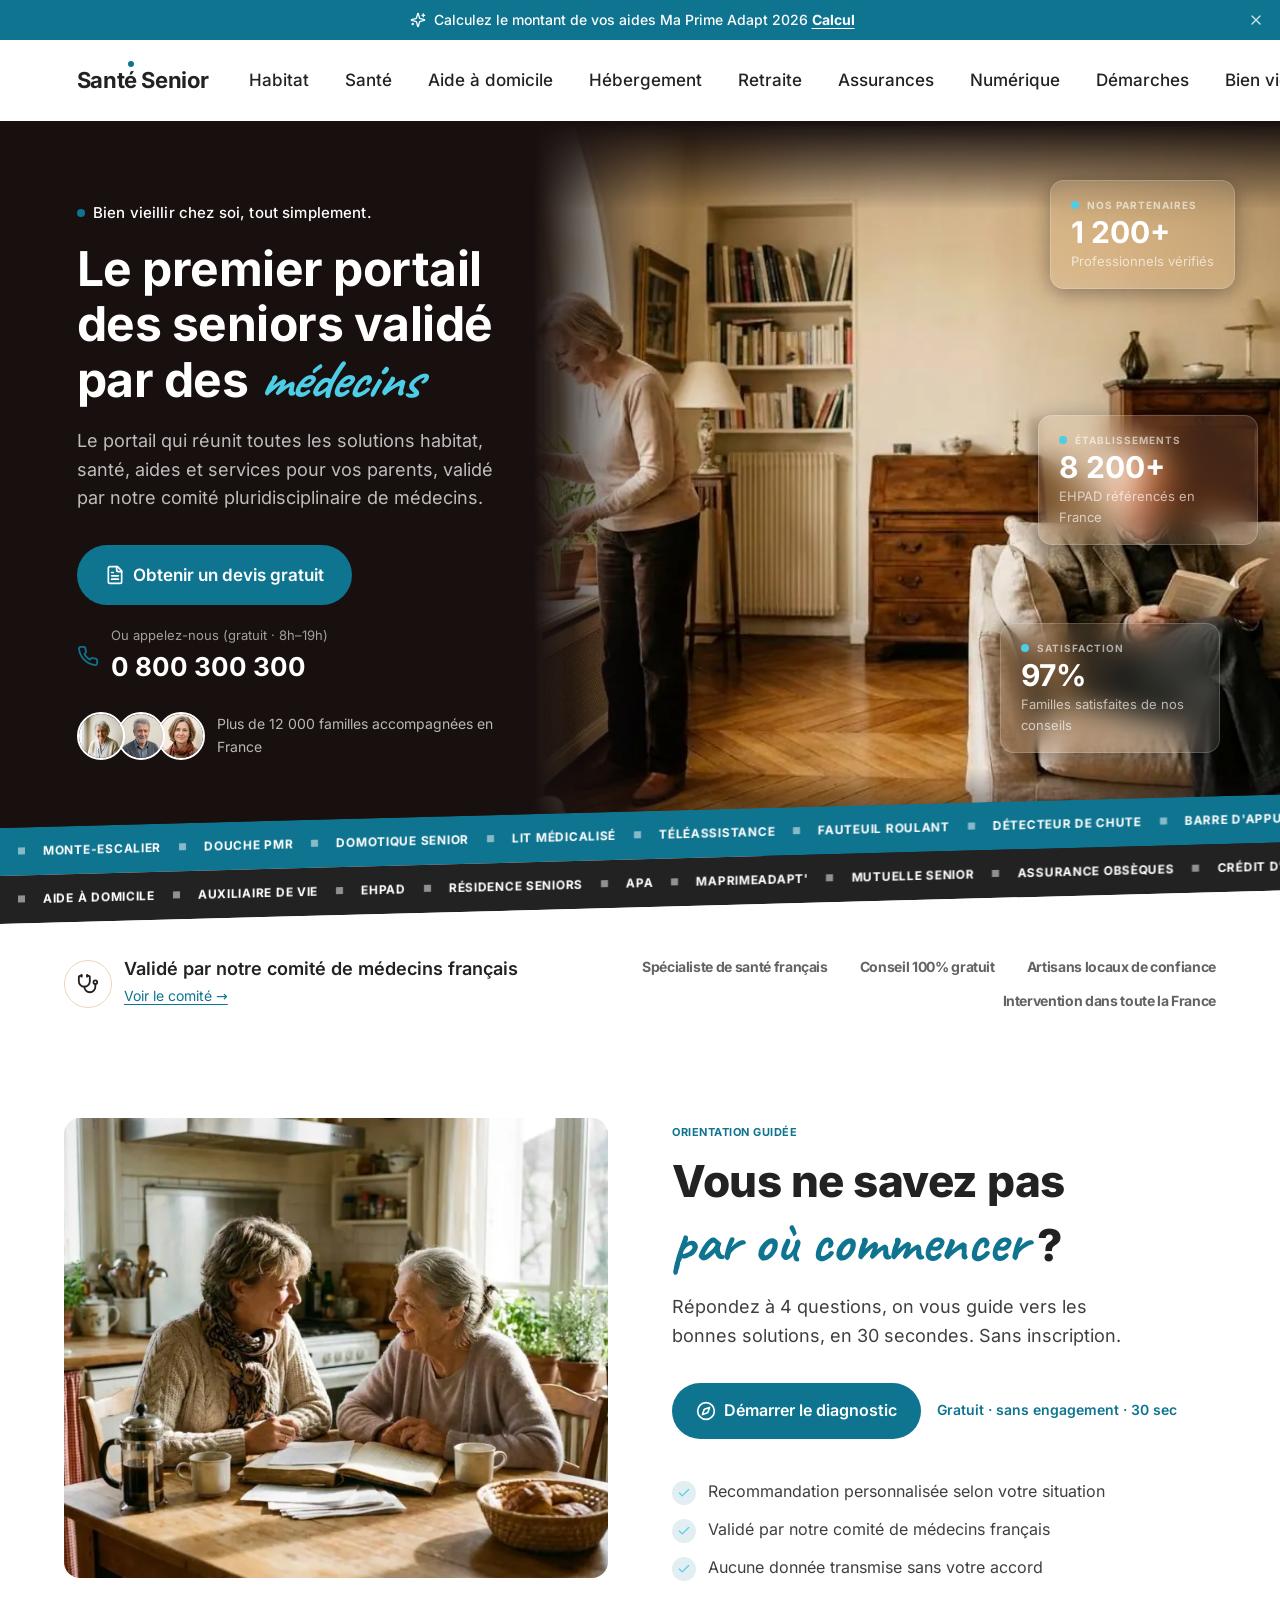
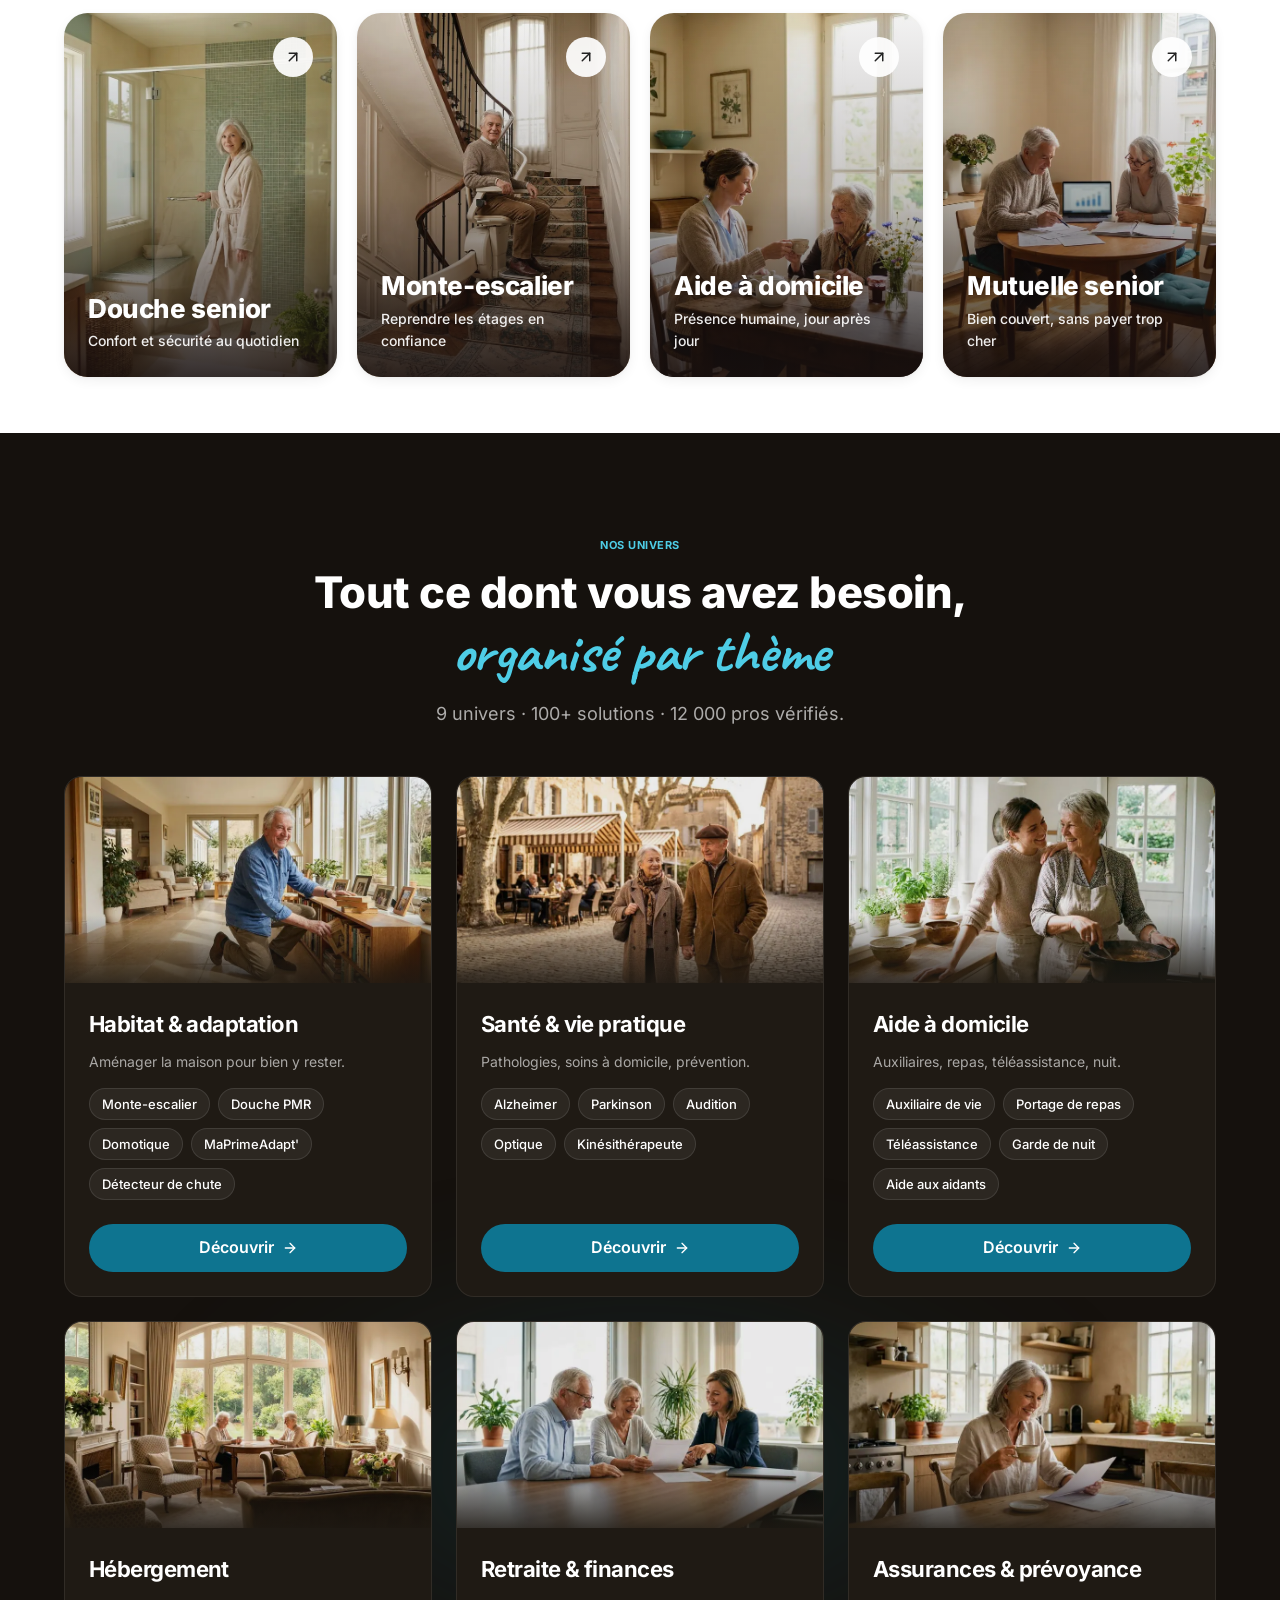
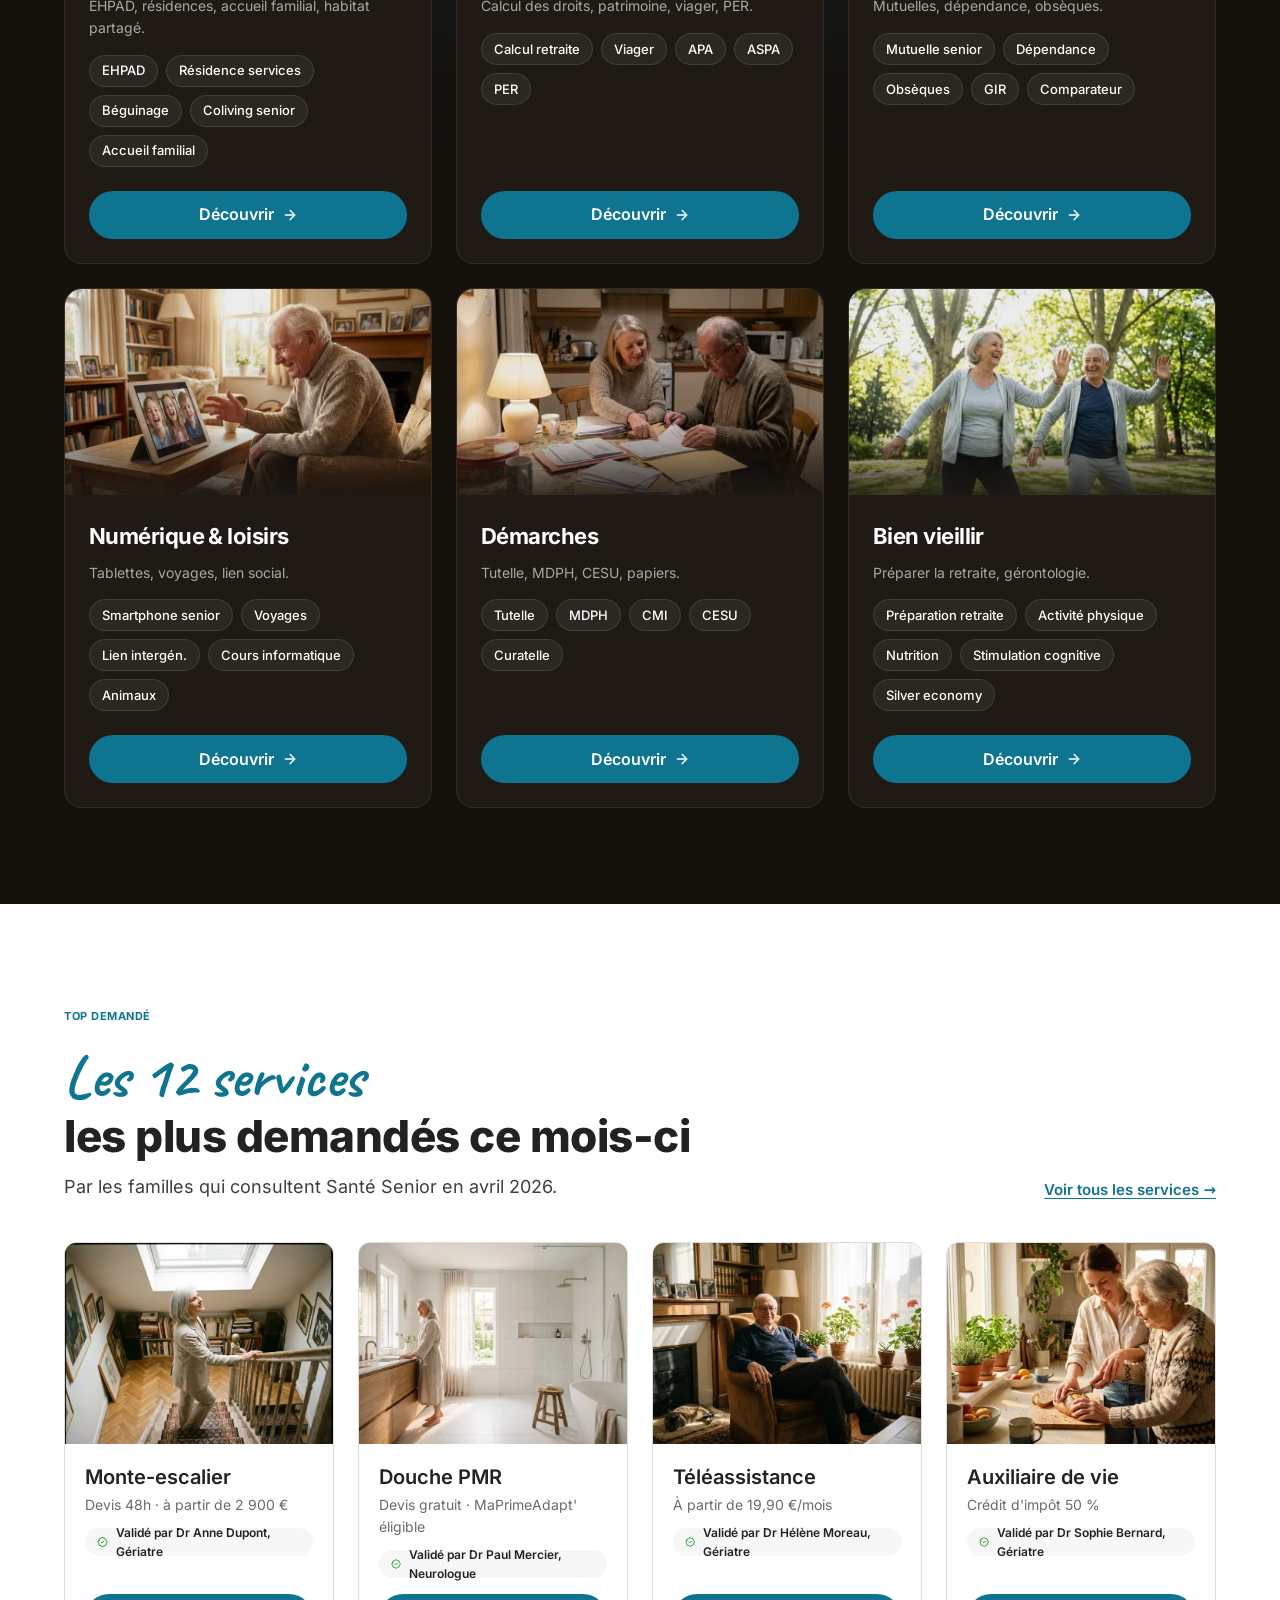
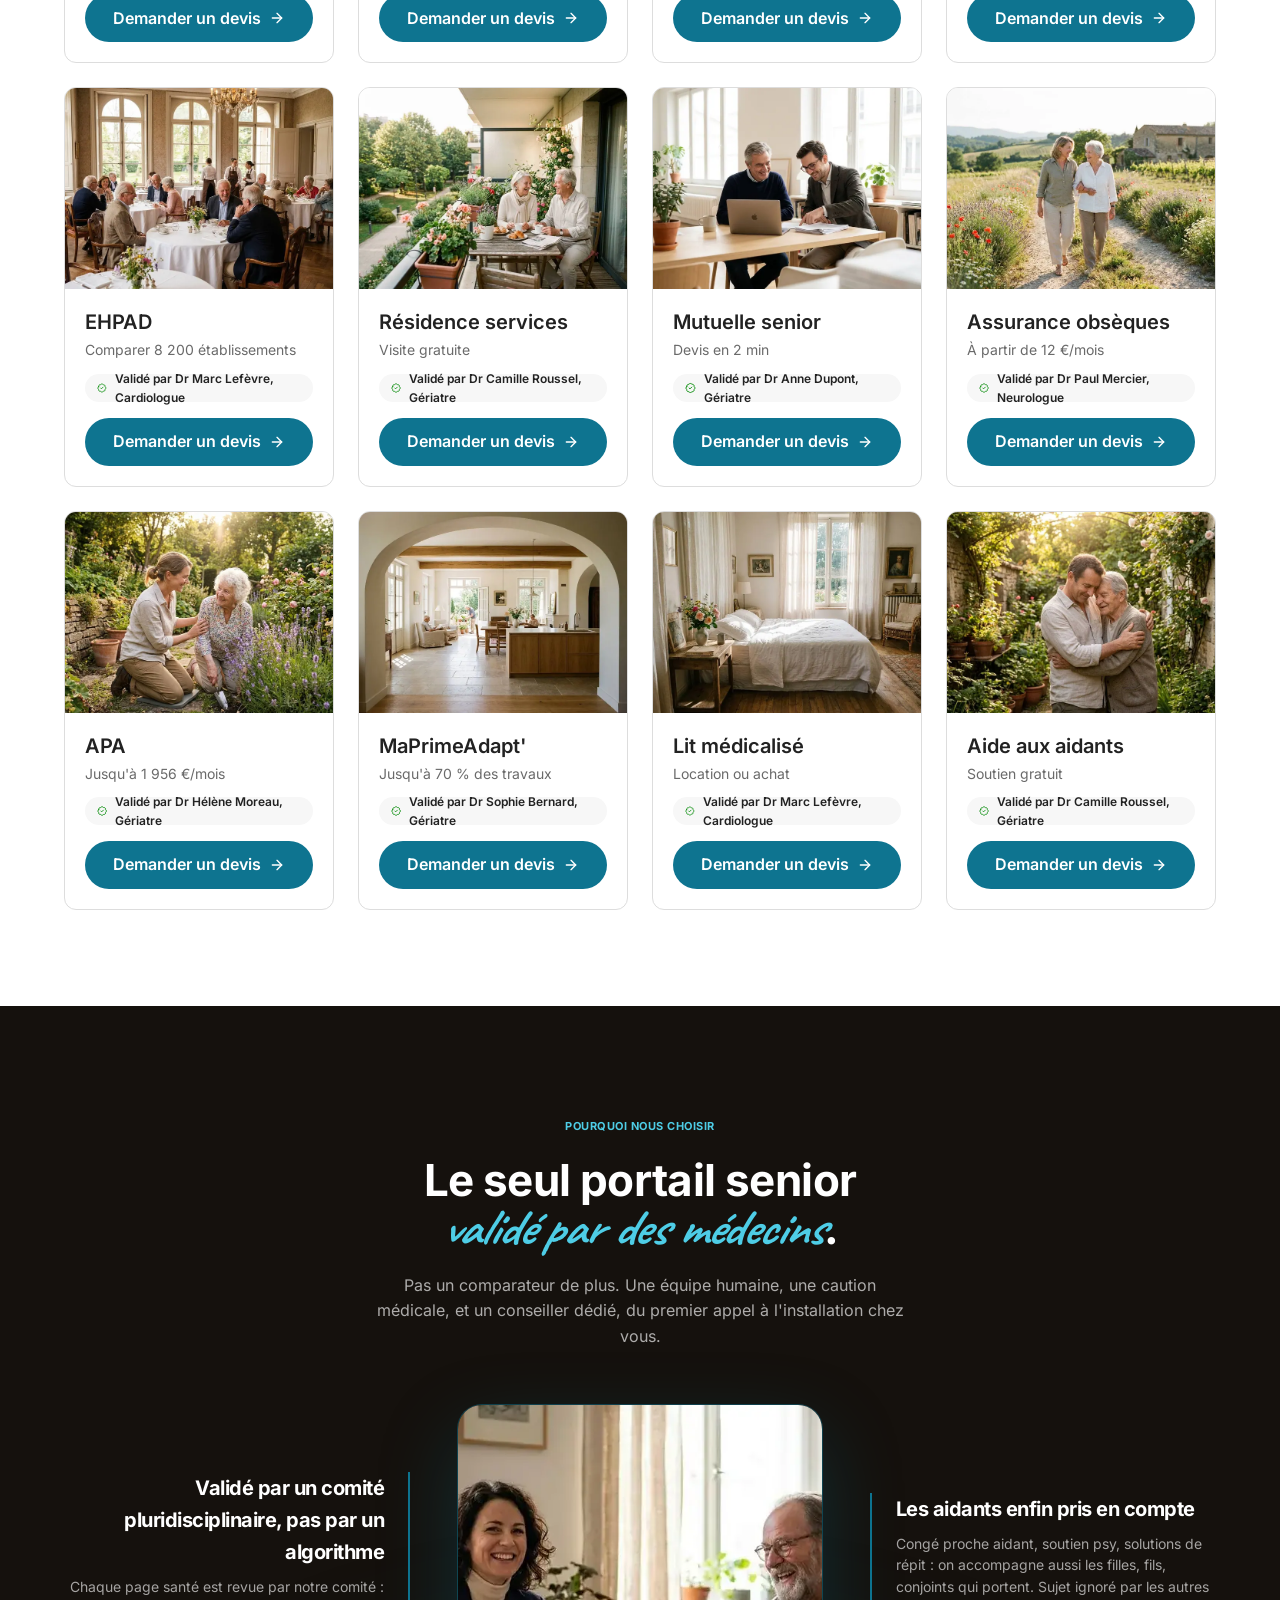
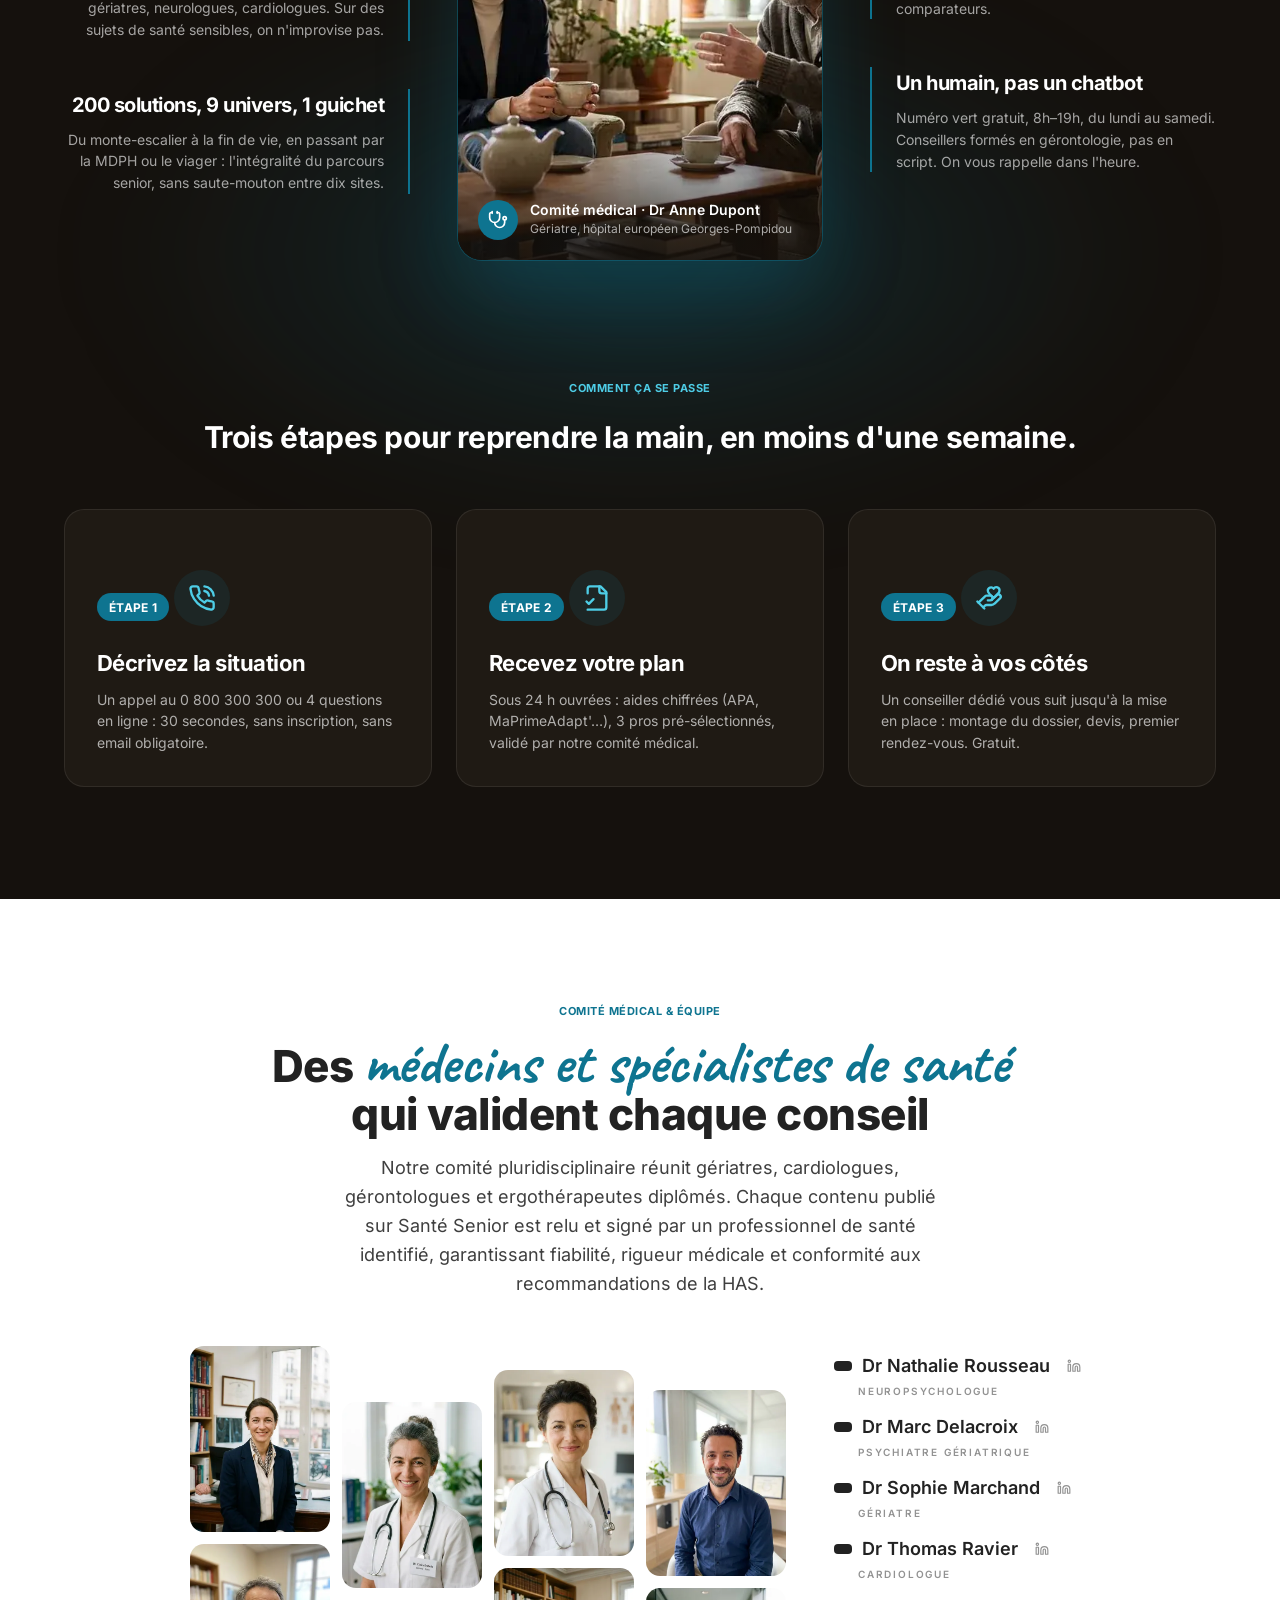
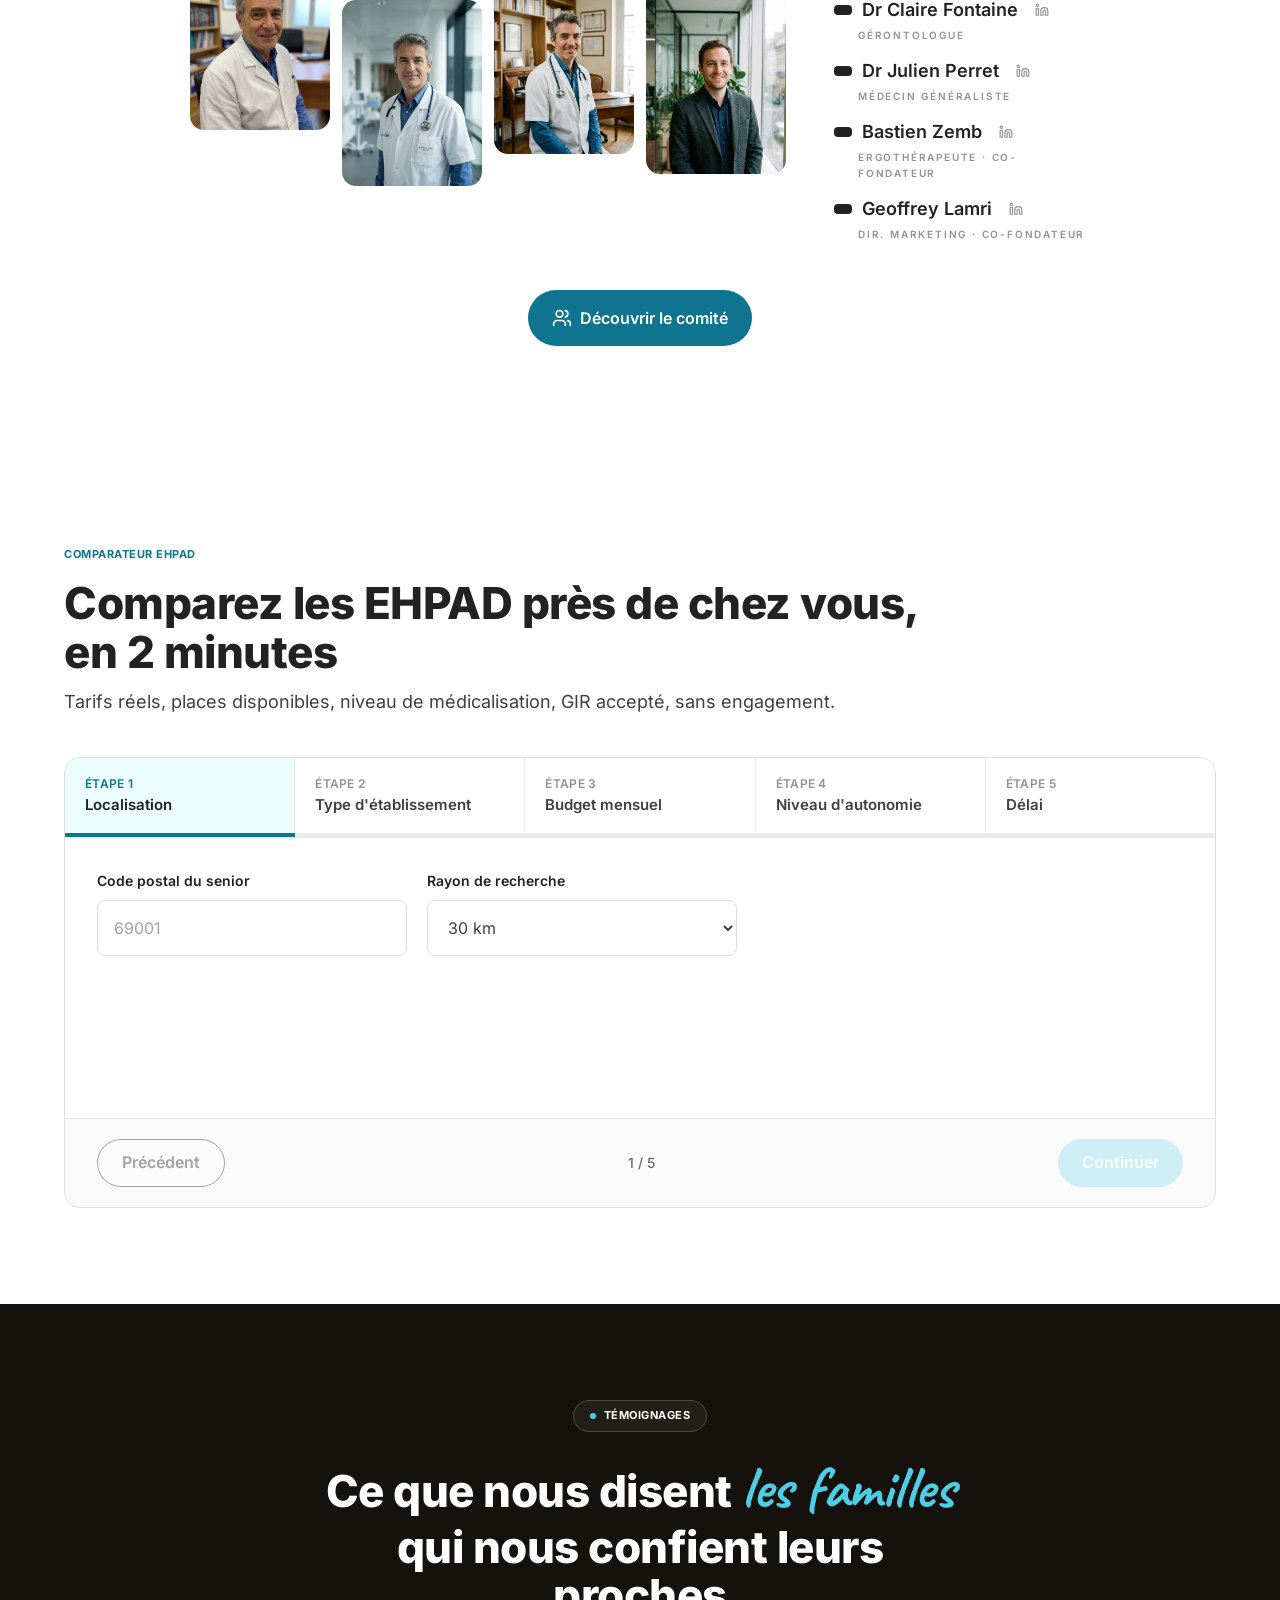
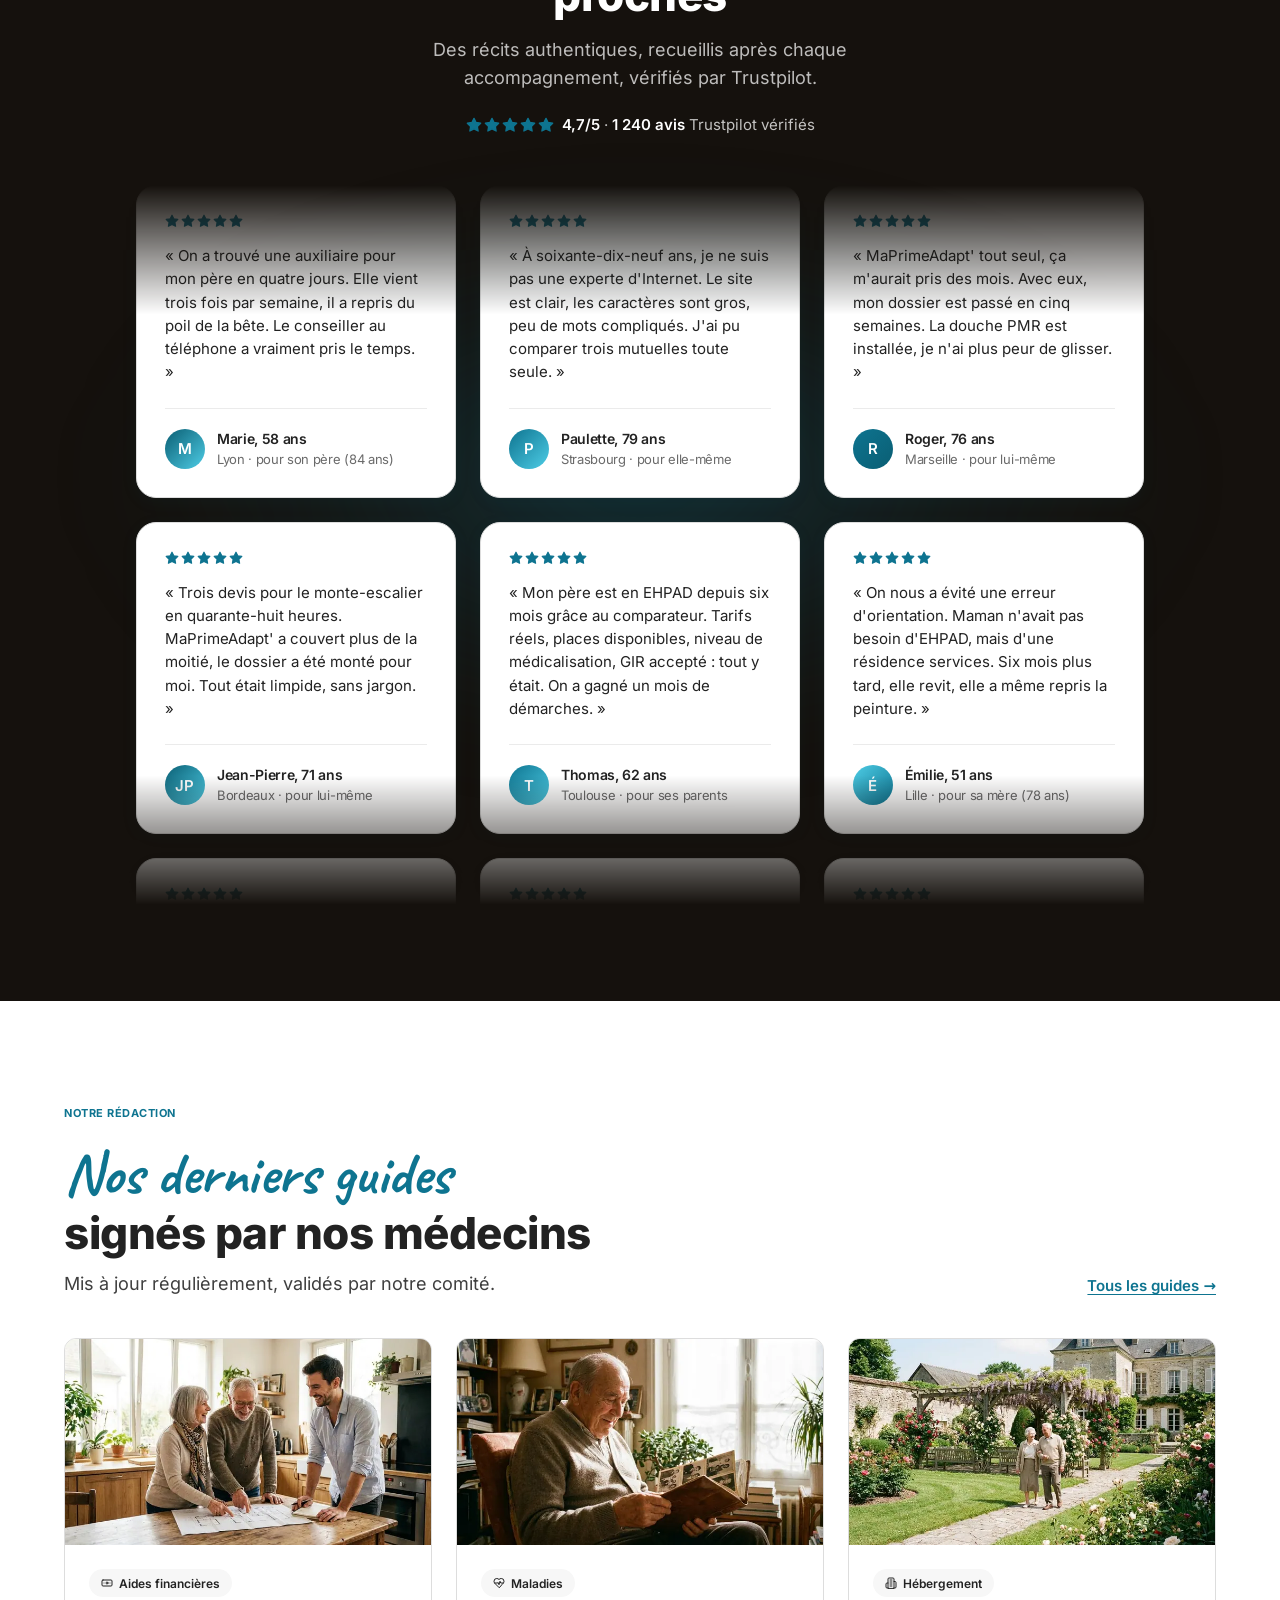
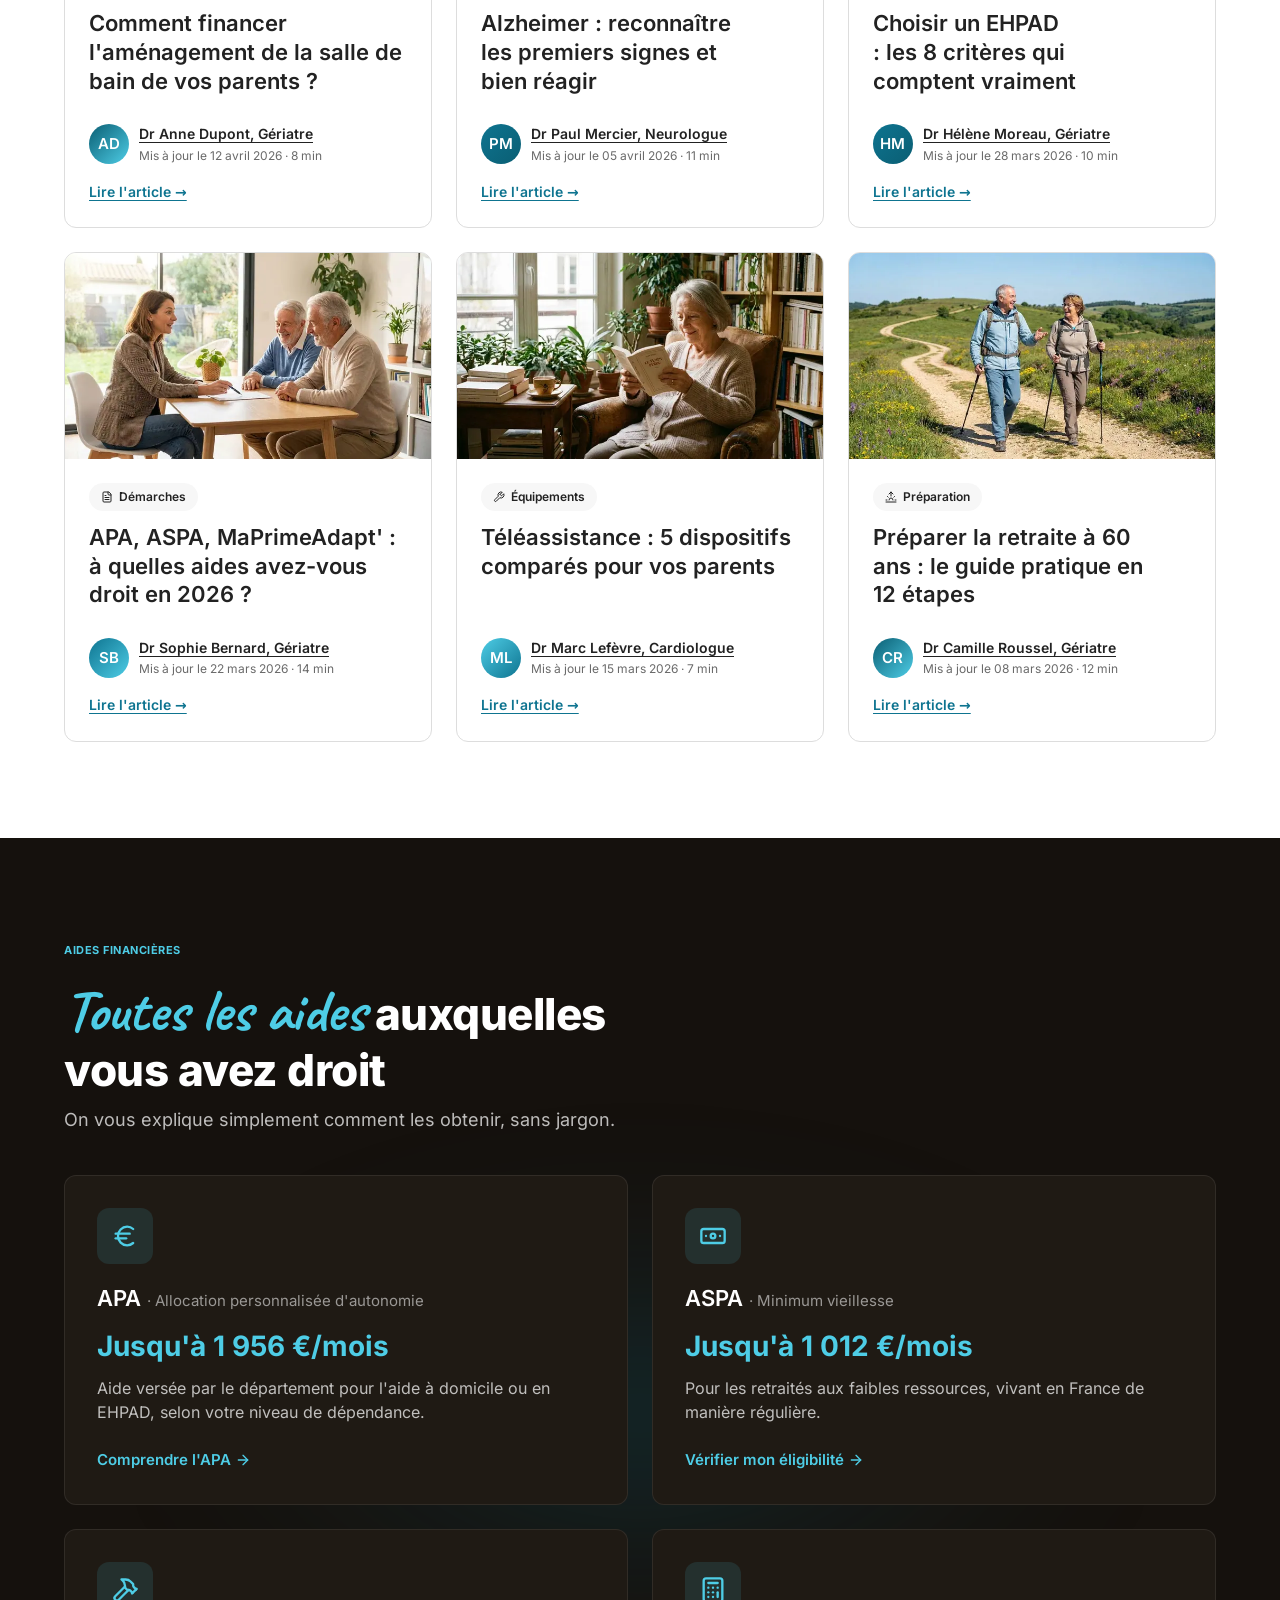
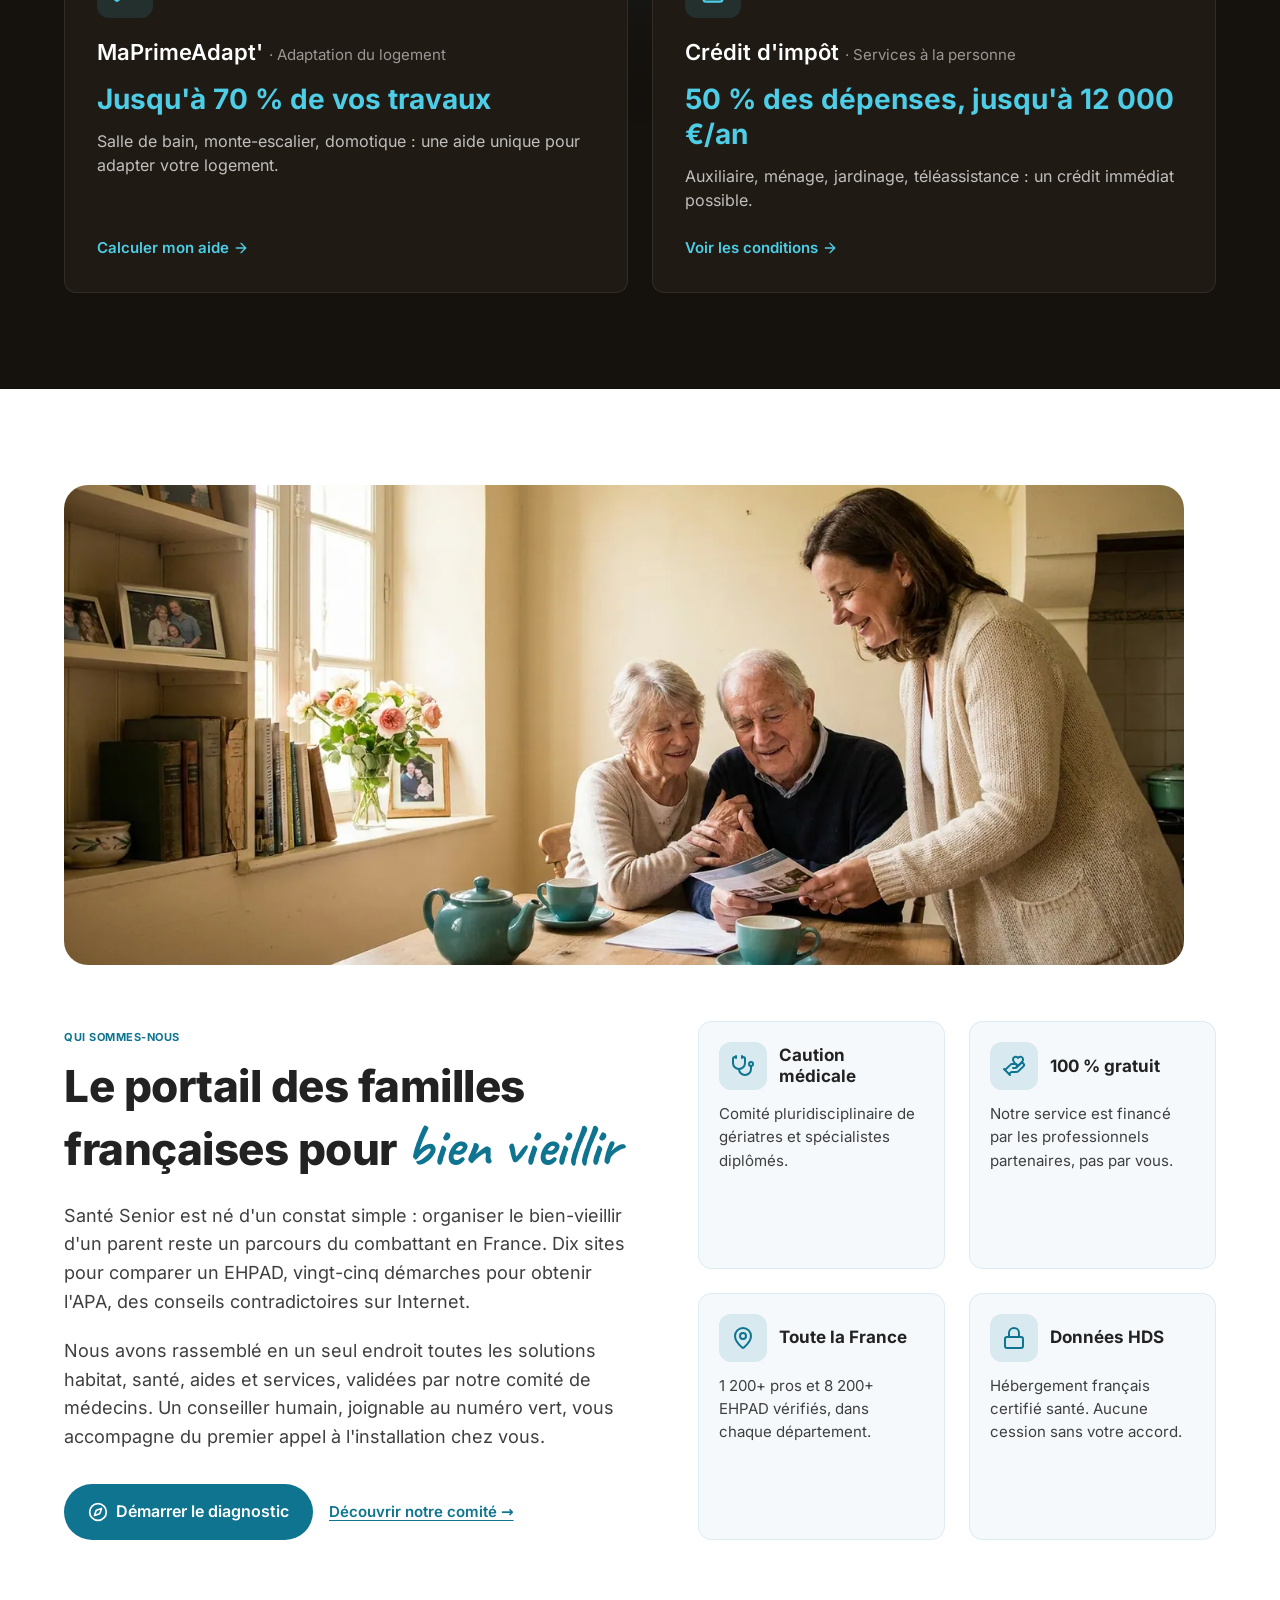
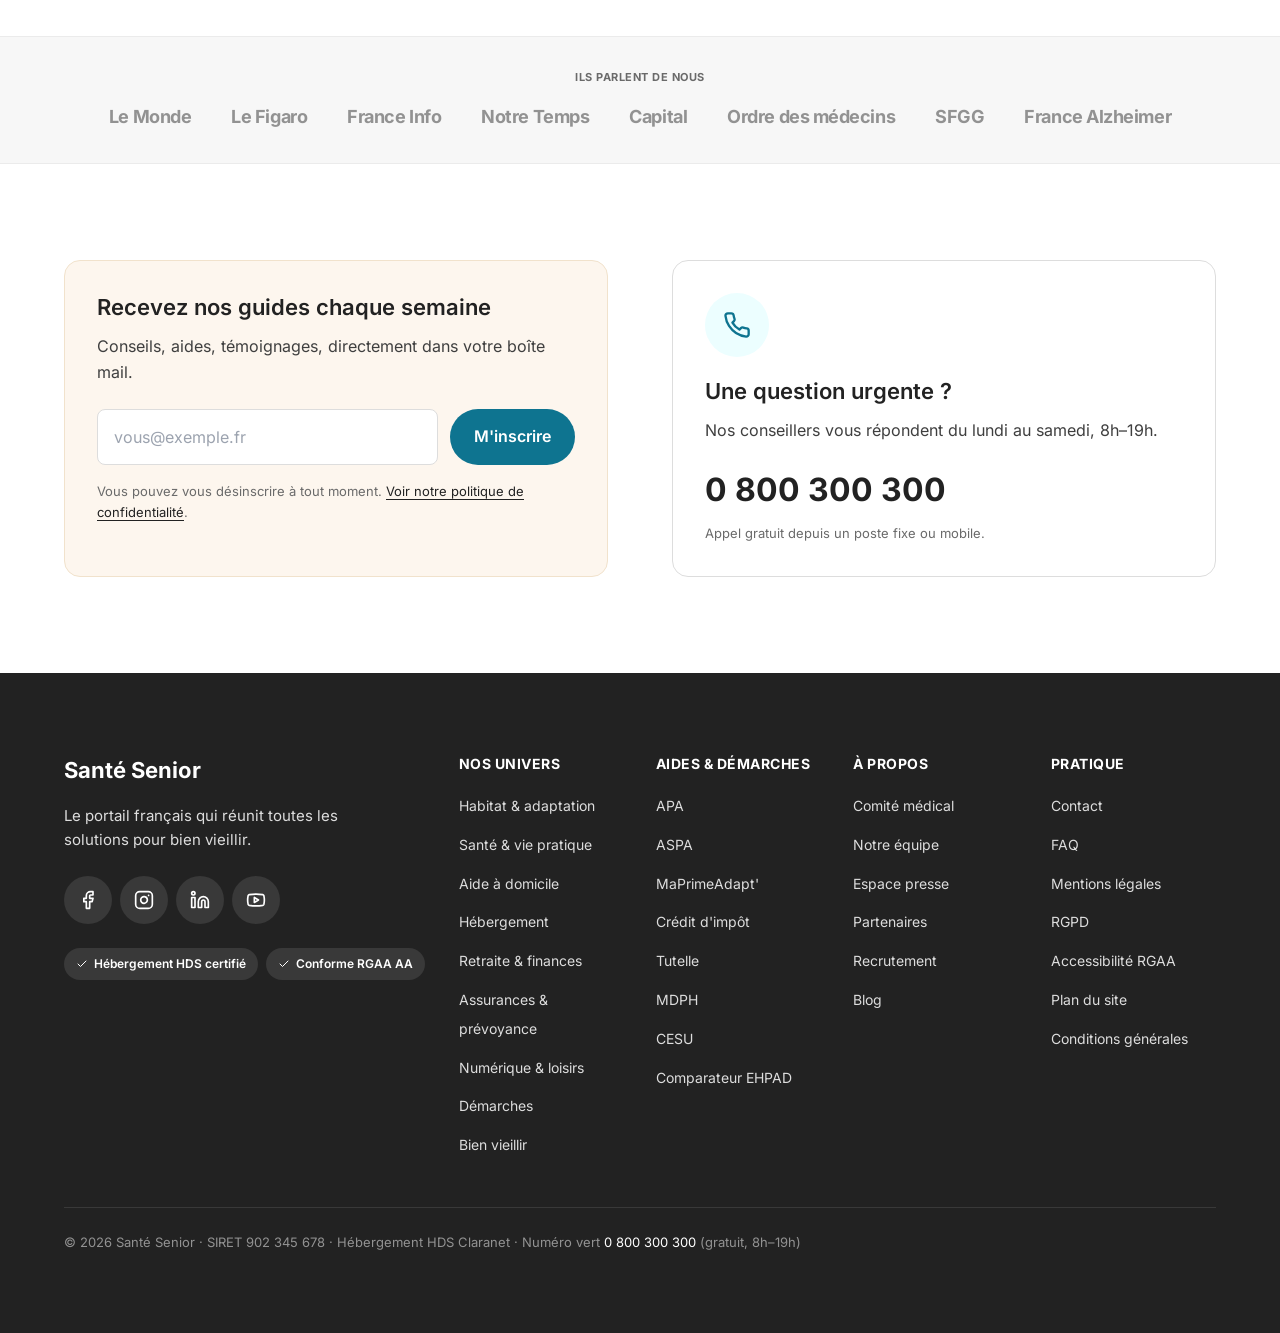
<file: index.html>
<!doctype html>
<html lang="fr">
<head>
<meta charset="UTF-8" />
<meta name="viewport" content="width=device-width, initial-scale=1" />
<title>Santé Senior : Bien vieillir chez soi, tout simplement.</title>
<meta name="description" content="Le portail français qui réunit habitat, santé, aides et services pour bien vieillir. Validé par notre comité pluridisciplinaire. Gratuit · 0 800 300 300." />
<meta name="robots" content="noindex, nofollow, max-image-preview:large, max-snippet:-1, max-video-preview:-1" />
<link rel="canonical" href="https://sante-senior.pages.dev/" />
<link rel="preload" as="image" href="images/hero.webp" type="image/webp" fetchpriority="high" />
<meta property="og:locale" content="fr_FR" />
<meta property="og:type" content="website" />
<meta property="og:title" content="Santé Senior : Bien vieillir chez soi, tout simplement." />
<meta property="og:description" content="Le portail français qui réunit habitat, santé, aides et services pour bien vieillir. Validé par notre comité pluridisciplinaire. Gratuit · 0 800 300 300." />
<meta property="og:url" content="https://sante-senior.pages.dev/" />
<meta property="og:site_name" content="Santé Senior" />
<meta property="og:image" content="https://sante-senior.pages.dev/images/hero.webp" />
<meta property="og:image:width" content="1200" />
<meta property="og:image:height" content="630" />
<meta property="og:image:type" content="image/webp" />
<meta property="article:modified_time" content="2026-05-01T00:00:00+00:00" />
<meta name="twitter:card" content="summary_large_image" />
<meta name="twitter:title" content="Santé Senior : Bien vieillir chez soi, tout simplement." />
<meta name="twitter:description" content="Le portail français qui réunit habitat, santé, aides et services pour bien vieillir. Validé par notre comité pluridisciplinaire." />
<meta name="twitter:image" content="https://sante-senior.pages.dev/images/hero.webp" />
<link rel="preload" as="font" type="font/woff2" href="/assets/fonts/inter-700.woff2" crossorigin />
<link rel="preload" as="font" type="font/woff2" href="/assets/fonts/inter-400.woff2" crossorigin />
<link rel="preload" as="font" type="font/woff2" href="/assets/fonts/caveat-700.woff2" crossorigin />
<style>@font-face { font-family: 'Caveat'; font-style: normal; font-weight: 500; font-display: swap; src: url(/assets/fonts/caveat-500.woff2) format('woff2'); unicode-range: U+0000-00FF, U+0131, U+0152-0153, U+02BB-02BC, U+02C6, U+02DA, U+02DC, U+0304, U+0308, U+0329, U+2000-206F, U+20AC, U+2122, U+2191, U+2193, U+2212, U+2215, U+FEFF, U+FFFD; } @font-face { font-family: 'Caveat'; font-style: normal; font-weight: 700; font-display: swap; src: url(/assets/fonts/caveat-700.woff2) format('woff2'); unicode-range: U+0000-00FF, U+0131, U+0152-0153, U+02BB-02BC, U+02C6, U+02DA, U+02DC, U+0304, U+0308, U+0329, U+2000-206F, U+20AC, U+2122, U+2191, U+2193, U+2212, U+2215, U+FEFF, U+FFFD; } @font-face { font-family: 'Inter'; font-style: normal; font-weight: 400; font-display: swap; src: url(/assets/fonts/inter-400.woff2) format('woff2'); unicode-range: U+0000-00FF, U+0131, U+0152-0153, U+02BB-02BC, U+02C6, U+02DA, U+02DC, U+0304, U+0308, U+0329, U+2000-206F, U+20AC, U+2122, U+2191, U+2193, U+2212, U+2215, U+FEFF, U+FFFD; } @font-face { font-family: 'Inter'; font-style: normal; font-weight: 500; font-display: swap; src: url(/assets/fonts/inter-500.woff2) format('woff2'); unicode-range: U+0000-00FF, U+0131, U+0152-0153, U+02BB-02BC, U+02C6, U+02DA, U+02DC, U+0304, U+0308, U+0329, U+2000-206F, U+20AC, U+2122, U+2191, U+2193, U+2212, U+2215, U+FEFF, U+FFFD; } @font-face { font-family: 'Inter'; font-style: normal; font-weight: 600; font-display: swap; src: url(/assets/fonts/inter-600.woff2) format('woff2'); unicode-range: U+0000-00FF, U+0131, U+0152-0153, U+02BB-02BC, U+02C6, U+02DA, U+02DC, U+0304, U+0308, U+0329, U+2000-206F, U+20AC, U+2122, U+2191, U+2193, U+2212, U+2215, U+FEFF, U+FFFD; } @font-face { font-family: 'Inter'; font-style: normal; font-weight: 700; font-display: swap; src: url(/assets/fonts/inter-700.woff2) format('woff2'); unicode-range: U+0000-00FF, U+0131, U+0152-0153, U+02BB-02BC, U+02C6, U+02DA, U+02DC, U+0304, U+0308, U+0329, U+2000-206F, U+20AC, U+2122, U+2191, U+2193, U+2212, U+2215, U+FEFF, U+FFFD; } @font-face { font-family: 'Inter'; font-style: normal; font-weight: 800; font-display: swap; src: url(/assets/fonts/inter-800.woff2) format('woff2'); unicode-range: U+0000-00FF, U+0131, U+0152-0153, U+02BB-02BC, U+02C6, U+02DA, U+02DC, U+0304, U+0308, U+0329, U+2000-206F, U+20AC, U+2122, U+2191, U+2193, U+2212, U+2215, U+FEFF, U+FFFD; }*,:after,:before{--tw-border-spacing-x:0;--tw-border-spacing-y:0;--tw-translate-x:0;--tw-translate-y:0;--tw-rotate:0;--tw-skew-x:0;--tw-skew-y:0;--tw-scale-x:1;--tw-scale-y:1;--tw-pan-x: ;--tw-pan-y: ;--tw-pinch-zoom: ;--tw-scroll-snap-strictness:proximity;--tw-gradient-from-position: ;--tw-gradient-via-position: ;--tw-gradient-to-position: ;--tw-ordinal: ;--tw-slashed-zero: ;--tw-numeric-figure: ;--tw-numeric-spacing: ;--tw-numeric-fraction: ;--tw-ring-inset: ;--tw-ring-offset-width:0px;--tw-ring-offset-color:#fff;--tw-ring-color:rgba(59,130,246,.5);--tw-ring-offset-shadow:0 0 #0000;--tw-ring-shadow:0 0 #0000;--tw-shadow:0 0 #0000;--tw-shadow-colored:0 0 #0000;--tw-blur: ;--tw-brightness: ;--tw-contrast: ;--tw-grayscale: ;--tw-hue-rotate: ;--tw-invert: ;--tw-saturate: ;--tw-sepia: ;--tw-drop-shadow: ;--tw-backdrop-blur: ;--tw-backdrop-brightness: ;--tw-backdrop-contrast: ;--tw-backdrop-grayscale: ;--tw-backdrop-hue-rotate: ;--tw-backdrop-invert: ;--tw-backdrop-opacity: ;--tw-backdrop-saturate: ;--tw-backdrop-sepia: ;--tw-contain-size: ;--tw-contain-layout: ;--tw-contain-paint: ;--tw-contain-style: }::backdrop{--tw-border-spacing-x:0;--tw-border-spacing-y:0;--tw-translate-x:0;--tw-translate-y:0;--tw-rotate:0;--tw-skew-x:0;--tw-skew-y:0;--tw-scale-x:1;--tw-scale-y:1;--tw-pan-x: ;--tw-pan-y: ;--tw-pinch-zoom: ;--tw-scroll-snap-strictness:proximity;--tw-gradient-from-position: ;--tw-gradient-via-position: ;--tw-gradient-to-position: ;--tw-ordinal: ;--tw-slashed-zero: ;--tw-numeric-figure: ;--tw-numeric-spacing: ;--tw-numeric-fraction: ;--tw-ring-inset: ;--tw-ring-offset-width:0px;--tw-ring-offset-color:#fff;--tw-ring-color:rgba(59,130,246,.5);--tw-ring-offset-shadow:0 0 #0000;--tw-ring-shadow:0 0 #0000;--tw-shadow:0 0 #0000;--tw-shadow-colored:0 0 #0000;--tw-blur: ;--tw-brightness: ;--tw-contrast: ;--tw-grayscale: ;--tw-hue-rotate: ;--tw-invert: ;--tw-saturate: ;--tw-sepia: ;--tw-drop-shadow: ;--tw-backdrop-blur: ;--tw-backdrop-brightness: ;--tw-backdrop-contrast: ;--tw-backdrop-grayscale: ;--tw-backdrop-hue-rotate: ;--tw-backdrop-invert: ;--tw-backdrop-opacity: ;--tw-backdrop-saturate: ;--tw-backdrop-sepia: ;--tw-contain-size: ;--tw-contain-layout: ;--tw-contain-paint: ;--tw-contain-style: }/*! tailwindcss v3.4.19 | MIT License | https://tailwindcss.com*/*,:after,:before{box-sizing:border-box;border:0 solid #e5e7eb}:after,:before{--tw-content:""}:host,html{line-height:1.5;-webkit-text-size-adjust:100%;-moz-tab-size:4;-o-tab-size:4;tab-size:4;font-family:Inter,ui-sans-serif,system-ui,sans-serif;font-feature-settings:normal;font-variation-settings:normal;-webkit-tap-highlight-color:transparent}body{margin:0;line-height:inherit}hr{height:0;color:inherit;border-top-width:1px}abbr:where([title]){-webkit-text-decoration:underline dotted;text-decoration:underline dotted}h1,h2,h3,h4,h5,h6{font-size:inherit;font-weight:inherit}a{color:inherit;text-decoration:inherit}b,strong{font-weight:bolder}code,kbd,pre,samp{font-family:ui-monospace,SFMono-Regular,Menlo,Monaco,Consolas,Liberation Mono,Courier New,monospace;font-feature-settings:normal;font-variation-settings:normal;font-size:1em}small{font-size:80%}sub,sup{font-size:75%;line-height:0;position:relative;vertical-align:baseline}sub{bottom:-.25em}sup{top:-.5em}table{text-indent:0;border-color:inherit;border-collapse:collapse}button,input,optgroup,select,textarea{font-family:inherit;font-feature-settings:inherit;font-variation-settings:inherit;font-size:100%;font-weight:inherit;line-height:inherit;letter-spacing:inherit;color:inherit;margin:0;padding:0}button,select{text-transform:none}button,input:where([type=button]),input:where([type=reset]),input:where([type=submit]){-webkit-appearance:button;background-color:transparent;background-image:none}:-moz-focusring{outline:auto}:-moz-ui-invalid{box-shadow:none}progress{vertical-align:baseline}::-webkit-inner-spin-button,::-webkit-outer-spin-button{height:auto}[type=search]{-webkit-appearance:textfield;outline-offset:-2px}::-webkit-search-decoration{-webkit-appearance:none}::-webkit-file-upload-button{-webkit-appearance:button;font:inherit}summary{display:list-item}blockquote,dd,dl,figure,h1,h2,h3,h4,h5,h6,hr,p,pre{margin:0}fieldset{margin:0}fieldset,legend{padding:0}menu,ol,ul{list-style:none;margin:0;padding:0}dialog{padding:0}textarea{resize:vertical}input::-moz-placeholder,textarea::-moz-placeholder{opacity:1;color:#9ca3af}input::placeholder,textarea::placeholder{opacity:1;color:#9ca3af}[role=button],button{cursor:pointer}:disabled{cursor:default}audio,canvas,embed,iframe,img,object,svg,video{display:block;vertical-align:middle}img,video{max-width:100%;height:auto}[hidden]:where(:not([hidden=until-found])){display:none}.container{width:100%}@media (min-width:640px){.container{max-width:640px}}@media (min-width:768px){.container{max-width:768px}}@media (min-width:1024px){.container{max-width:1024px}}@media (min-width:1280px){.container{max-width:1280px}}@media (min-width:1536px){.container{max-width:1536px}}.sr-only{position:absolute;width:1px;height:1px;padding:0;margin:-1px;overflow:hidden;clip:rect(0,0,0,0);white-space:nowrap;border-width:0}.visible{visibility:visible}.fixed{position:fixed}.absolute{position:absolute}.relative{position:relative}.sticky{position:sticky}.inset-0{inset:0}.inset-x-0{left:0;right:0}.bottom-0{bottom:0}.bottom-5{bottom:1.25rem}.bottom-6{bottom:1.5rem}.left-4{left:1rem}.left-5{left:1.25rem}.right-2{right:.5rem}.right-5{right:1.25rem}.right-6{right:1.5rem}.top-0{top:0}.top-2{top:.5rem}.top-4{top:1rem}.isolate{isolation:isolate}.z-10{z-index:10}.z-40{z-index:40}.z-50{z-index:50}.z-\[4\]{z-index:4}.order-first{order:-9999}.col-span-4{grid-column:span 4/span 4}.mx-auto{margin-left:auto;margin-right:auto}.-mr-2{margin-right:-.5rem}.mb-1{margin-bottom:.25rem}.mb-1\.5{margin-bottom:.375rem}.mb-10{margin-bottom:2.5rem}.mb-12{margin-bottom:3rem}.mb-2{margin-bottom:.5rem}.mb-3{margin-bottom:.75rem}.mb-4{margin-bottom:1rem}.mb-5{margin-bottom:1.25rem}.mb-6{margin-bottom:1.5rem}.mb-8{margin-bottom:2rem}.mt-0\.5{margin-top:.125rem}.mt-1{margin-top:.25rem}.mt-10{margin-top:2.5rem}.mt-12{margin-top:3rem}.mt-14{margin-top:3.5rem}.mt-2{margin-top:.5rem}.mt-20{margin-top:5rem}.mt-3{margin-top:.75rem}.mt-4{margin-top:1rem}.mt-5{margin-top:1.25rem}.mt-6{margin-top:1.5rem}.mt-7{margin-top:1.75rem}.mt-8{margin-top:2rem}.mt-auto{margin-top:auto}.block{display:block}.inline-block{display:inline-block}.inline{display:inline}.flex{display:flex}.inline-flex{display:inline-flex}.table{display:table}.\!grid{display:grid!important}.grid{display:grid}.contents{display:contents}.hidden{display:none}.aspect-\[16\/10\]{aspect-ratio:16/10}.aspect-\[16\/9\]{aspect-ratio:16/9}.aspect-\[4\/3\]{aspect-ratio:4/3}.h-1{height:.25rem}.h-1\.5{height:.375rem}.h-1\/3{height:33.333333%}.h-10{height:2.5rem}.h-11{height:2.75rem}.h-12{height:3rem}.h-14{height:3.5rem}.h-16{height:4rem}.h-2{height:.5rem}.h-3{height:.75rem}.h-4{height:1rem}.h-5{height:1.25rem}.h-6{height:1.5rem}.h-7{height:1.75rem}.h-8{height:2rem}.h-9{height:2.25rem}.h-\[14px\]{height:14px}.h-\[16px\]{height:16px}.h-\[18px\]{height:18px}.h-\[20px\]{height:20px}.h-\[22px\]{height:22px}.h-\[26px\]{height:26px}.h-\[320px\]{height:320px}.h-\[64px\]{height:64px}.h-full{height:100%}.max-h-\[720px\]{max-height:720px}.min-h-\[280px\]{min-height:280px}.min-h-\[56px\]{min-height:56px}.w-1\.5{width:.375rem}.w-10{width:2.5rem}.w-12{width:3rem}.w-14{width:3.5rem}.w-16{width:4rem}.w-2{width:.5rem}.w-3{width:.75rem}.w-4{width:1rem}.w-5{width:1.25rem}.w-6{width:1.5rem}.w-7{width:1.75rem}.w-9{width:2.25rem}.w-\[14px\]{width:14px}.w-\[16px\]{width:16px}.w-\[18px\]{width:18px}.w-\[20px\]{width:20px}.w-\[22px\]{width:22px}.w-\[26px\]{width:26px}.w-\[320px\]{width:320px}.w-full{width:100%}.min-w-0{min-width:0}.min-w-\[150px\]{min-width:150px}.min-w-\[80px\]{min-width:80px}.max-w-\[320px\]{max-width:320px}.max-w-\[420px\]{max-width:420px}.max-w-\[480px\]{max-width:480px}.max-w-\[520px\]{max-width:520px}.max-w-\[620px\]{max-width:620px}.max-w-\[640px\]{max-width:640px}.max-w-\[680px\]{max-width:680px}.max-w-\[700px\]{max-width:700px}.max-w-\[760px\]{max-width:760px}.max-w-\[860px\]{max-width:860px}.max-w-xs{max-width:20rem}.flex-1{flex:1 1 0%}.shrink-0{flex-shrink:0}.transform{transform:translate(var(--tw-translate-x),var(--tw-translate-y)) rotate(var(--tw-rotate)) skewX(var(--tw-skew-x)) skewY(var(--tw-skew-y)) scaleX(var(--tw-scale-x)) scaleY(var(--tw-scale-y))}.resize{resize:both}.auto-rows-fr{grid-auto-rows:minmax(0,1fr)}.grid-cols-1{grid-template-columns:repeat(1,minmax(0,1fr))}.grid-cols-12{grid-template-columns:repeat(12,minmax(0,1fr))}.grid-cols-2{grid-template-columns:repeat(2,minmax(0,1fr))}.flex-col{flex-direction:column}.flex-wrap{flex-wrap:wrap}.items-start{align-items:flex-start}.items-end{align-items:flex-end}.items-center{align-items:center}.items-baseline{align-items:baseline}.justify-center{justify-content:center}.justify-between{justify-content:space-between}.gap-0\.5{gap:.125rem}.gap-1{gap:.25rem}.gap-1\.5{gap:.375rem}.gap-10{gap:2.5rem}.gap-2{gap:.5rem}.gap-2\.5{gap:.625rem}.gap-3{gap:.75rem}.gap-4{gap:1rem}.gap-5{gap:1.25rem}.gap-6{gap:1.5rem}.gap-8{gap:2rem}.gap-x-10{-moz-column-gap:2.5rem;column-gap:2.5rem}.gap-x-8{-moz-column-gap:2rem;column-gap:2rem}.gap-y-3{row-gap:.75rem}.space-y-12>:not([hidden])~:not([hidden]){--tw-space-y-reverse:0;margin-top:calc(3rem*(1 - var(--tw-space-y-reverse)));margin-bottom:calc(3rem*var(--tw-space-y-reverse))}.space-y-2>:not([hidden])~:not([hidden]){--tw-space-y-reverse:0;margin-top:calc(.5rem*(1 - var(--tw-space-y-reverse)));margin-bottom:calc(.5rem*var(--tw-space-y-reverse))}.space-y-2\.5>:not([hidden])~:not([hidden]){--tw-space-y-reverse:0;margin-top:calc(.625rem*(1 - var(--tw-space-y-reverse)));margin-bottom:calc(.625rem*var(--tw-space-y-reverse))}.space-y-3>:not([hidden])~:not([hidden]){--tw-space-y-reverse:0;margin-top:calc(.75rem*(1 - var(--tw-space-y-reverse)));margin-bottom:calc(.75rem*var(--tw-space-y-reverse))}.self-start{align-self:flex-start}.self-end{align-self:flex-end}.overflow-hidden{overflow:hidden}.overflow-x-auto{overflow-x:auto}.overflow-y-auto{overflow-y:auto}.truncate{overflow:hidden;text-overflow:ellipsis}.truncate,.whitespace-nowrap{white-space:nowrap}.rounded-\[10px\]{border-radius:10px}.rounded-\[12px\]{border-radius:12px}.rounded-\[14px\]{border-radius:14px}.rounded-\[16px\]{border-radius:16px}.rounded-\[18px\]{border-radius:18px}.rounded-\[20px\]{border-radius:20px}.rounded-\[24px\]{border-radius:24px}.rounded-\[8px\]{border-radius:8px}.rounded-full{border-radius:9999px}.border{border-width:1px}.border-2{border-width:2px}.border-y{border-top-width:1px}.border-b,.border-y{border-bottom-width:1px}.border-r{border-right-width:1px}.border-t{border-top-width:1px}.border-\[\#0e7490\]{--tw-border-opacity:1;border-color:rgb(14 116 144/var(--tw-border-opacity,1))}.border-\[\#222\]{--tw-border-opacity:1;border-color:rgb(34 34 34/var(--tw-border-opacity,1))}.border-\[\#dddddd\]{--tw-border-opacity:1;border-color:rgb(221 221 221/var(--tw-border-opacity,1))}.border-\[\#e8d8c2\]{--tw-border-opacity:1;border-color:rgb(232 216 194/var(--tw-border-opacity,1))}.border-\[\#ebebeb\]{--tw-border-opacity:1;border-color:rgb(235 235 235/var(--tw-border-opacity,1))}.border-transparent{border-color:transparent}.border-white{--tw-border-opacity:1;border-color:rgb(255 255 255/var(--tw-border-opacity,1))}.bg-\[\#222\]{--tw-bg-opacity:1;background-color:rgb(34 34 34/var(--tw-bg-opacity,1))}.bg-\[\#ebebeb\]{--tw-bg-opacity:1;background-color:rgb(235 235 235/var(--tw-bg-opacity,1))}.bg-\[\#ecfeff\]{--tw-bg-opacity:1;background-color:rgb(236 254 255/var(--tw-bg-opacity,1))}.bg-\[\#f7f7f7\]{--tw-bg-opacity:1;background-color:rgb(247 247 247/var(--tw-bg-opacity,1))}.bg-white{--tw-bg-opacity:1;background-color:rgb(255 255 255/var(--tw-bg-opacity,1))}.object-cover{-o-object-fit:cover;object-fit:cover}.object-top{-o-object-position:top;object-position:top}.p-4{padding:1rem}.p-5{padding:1.25rem}.p-6{padding:1.5rem}.p-7{padding:1.75rem}.p-8{padding:2rem}.px-3{padding-left:.75rem;padding-right:.75rem}.px-4{padding-left:1rem;padding-right:1rem}.px-5{padding-left:1.25rem;padding-right:1.25rem}.px-6{padding-left:1.5rem;padding-right:1.5rem}.px-7{padding-left:1.75rem;padding-right:1.75rem}.py-1\.5{padding-top:.375rem;padding-bottom:.375rem}.py-2{padding-top:.5rem;padding-bottom:.5rem}.py-3{padding-top:.75rem;padding-bottom:.75rem}.py-4{padding-top:1rem;padding-bottom:1rem}.py-5{padding-top:1.25rem;padding-bottom:1.25rem}.py-6{padding-top:1.5rem;padding-bottom:1.5rem}.py-8{padding-top:2rem;padding-bottom:2rem}.py-\[64px\]{padding-top:64px;padding-bottom:64px}.py-\[72px\]{padding-top:72px;padding-bottom:72px}.pb-20{padding-bottom:5rem}.pb-4{padding-bottom:1rem}.pr-6{padding-right:1.5rem}.pt-14{padding-top:3.5rem}.pt-4{padding-top:1rem}.pt-5{padding-top:1.25rem}.pt-6{padding-top:1.5rem}.text-left{text-align:left}.text-center{text-align:center}.text-\[10px\]{font-size:10px}.text-\[11px\]{font-size:11px}.text-\[12px\]{font-size:12px}.text-\[13px\]{font-size:13px}.text-\[14px\]{font-size:14px}.text-\[15px\]{font-size:15px}.text-\[16px\]{font-size:16px}.text-\[17px\]{font-size:17px}.text-\[18px\]{font-size:18px}.text-\[20px\]{font-size:20px}.text-\[22px\]{font-size:22px}.text-\[26px\]{font-size:26px}.text-\[28px\]{font-size:28px}.text-\[30px\]{font-size:30px}.text-\[32px\]{font-size:32px}.font-bold{font-weight:700}.font-extrabold{font-weight:800}.font-medium{font-weight:500}.font-normal{font-weight:400}.font-semibold{font-weight:600}.uppercase{text-transform:uppercase}.italic{font-style:italic}.leading-5{line-height:1.25rem}.leading-\[1\.05\]{line-height:1.05}.leading-\[1\.55\]{line-height:1.55}.leading-\[1\.5\]{line-height:1.5}.leading-\[1\.6\]{line-height:1.6}.leading-none{line-height:1}.leading-tight{line-height:1.25}.tracking-\[0\.5px\]{letter-spacing:.5px}.tracking-tight{letter-spacing:-.025em}.tracking-wide{letter-spacing:.025em}.tracking-wider{letter-spacing:.05em}.tracking-widest{letter-spacing:.1em}.text-\[\#222\]{--tw-text-opacity:1;color:rgb(34 34 34/var(--tw-text-opacity,1))}.text-\[\#3f3f3f\]{--tw-text-opacity:1;color:rgb(63 63 63/var(--tw-text-opacity,1))}.text-\[\#6a6a6a\]{--tw-text-opacity:1;color:rgb(106 106 106/var(--tw-text-opacity,1))}.text-\[\#929292\]{--tw-text-opacity:1;color:rgb(146 146 146/var(--tw-text-opacity,1))}.text-white{--tw-text-opacity:1;color:rgb(255 255 255/var(--tw-text-opacity,1))}.underline{text-decoration-line:underline}.no-underline{text-decoration-line:none}.underline-offset-4{text-underline-offset:4px}.opacity-40{opacity:.4}.opacity-70{opacity:.7}.ring{--tw-ring-offset-shadow:var(--tw-ring-inset) 0 0 0 var(--tw-ring-offset-width) var(--tw-ring-offset-color);--tw-ring-shadow:var(--tw-ring-inset) 0 0 0 calc(3px + var(--tw-ring-offset-width)) var(--tw-ring-color);box-shadow:var(--tw-ring-offset-shadow),var(--tw-ring-shadow),var(--tw-shadow,0 0 #0000)}.filter{filter:var(--tw-blur) var(--tw-brightness) var(--tw-contrast) var(--tw-grayscale) var(--tw-hue-rotate) var(--tw-invert) var(--tw-saturate) var(--tw-sepia) var(--tw-drop-shadow)}.transition{transition-property:color,background-color,border-color,text-decoration-color,fill,stroke,opacity,box-shadow,transform,filter,-webkit-backdrop-filter;transition-property:color,background-color,border-color,text-decoration-color,fill,stroke,opacity,box-shadow,transform,filter,backdrop-filter;transition-property:color,background-color,border-color,text-decoration-color,fill,stroke,opacity,box-shadow,transform,filter,backdrop-filter,-webkit-backdrop-filter;transition-timing-function:cubic-bezier(.4,0,.2,1);transition-duration:.15s}.transition-colors{transition-property:color,background-color,border-color,text-decoration-color,fill,stroke;transition-timing-function:cubic-bezier(.4,0,.2,1);transition-duration:.15s}.transition-opacity{transition-property:opacity;transition-timing-function:cubic-bezier(.4,0,.2,1);transition-duration:.15s}.transition-shadow{transition-property:box-shadow;transition-timing-function:cubic-bezier(.4,0,.2,1);transition-duration:.15s}.transition-transform{transition-property:transform;transition-timing-function:cubic-bezier(.4,0,.2,1);transition-duration:.15s}.duration-200{transition-duration:.2s}.duration-500{transition-duration:.5s}.last\:border-0:last-child{border-width:0}.last\:border-r-0:last-child{border-right-width:0}.hover\:border-\[\#222\]:hover{--tw-border-opacity:1;border-color:rgb(34 34 34/var(--tw-border-opacity,1))}.hover\:bg-\[\#f7f7f7\]:hover{--tw-bg-opacity:1;background-color:rgb(247 247 247/var(--tw-bg-opacity,1))}.hover\:text-\[\#0e7490\]:hover{--tw-text-opacity:1;color:rgb(14 116 144/var(--tw-text-opacity,1))}.hover\:text-\[\#222\]:hover{--tw-text-opacity:1;color:rgb(34 34 34/var(--tw-text-opacity,1))}.hover\:text-white:hover{--tw-text-opacity:1;color:rgb(255 255 255/var(--tw-text-opacity,1))}.hover\:underline:hover{text-decoration-line:underline}.hover\:opacity-100:hover{opacity:1}.focus\:border-\[\#222\]:focus{--tw-border-opacity:1;border-color:rgb(34 34 34/var(--tw-border-opacity,1))}@media (min-width:640px){.sm\:col-span-2{grid-column:span 2/span 2}.sm\:inline-block{display:inline-block}.sm\:w-auto{width:auto}.sm\:flex-1{flex:1 1 0%}.sm\:grid-cols-2{grid-template-columns:repeat(2,minmax(0,1fr))}.sm\:flex-row{flex-direction:row}}@media (min-width:768px){.md\:col-span-2{grid-column:span 2/span 2}.md\:block{display:block}.md\:flex{display:flex}.md\:grid{display:grid}.md\:hidden{display:none}.md\:h-\[80px\]{height:80px}.md\:grid-cols-2{grid-template-columns:repeat(2,minmax(0,1fr))}.md\:grid-cols-3{grid-template-columns:repeat(3,minmax(0,1fr))}.md\:grid-cols-\[auto_1fr\]{grid-template-columns:auto 1fr}.md\:items-center{align-items:center}.md\:justify-end{justify-content:flex-end}.md\:gap-10{gap:2.5rem}.md\:p-8{padding:2rem}.md\:px-8{padding-left:2rem;padding-right:2rem}.md\:py-10{padding-top:2.5rem;padding-bottom:2.5rem}.md\:py-\[112px\]{padding-top:112px;padding-bottom:112px}.md\:py-\[80px\]{padding-top:80px;padding-bottom:80px}.md\:text-\[18px\]{font-size:18px}.md\:text-\[20px\]{font-size:20px}.md\:text-\[22px\]{font-size:22px}}@media (min-width:1024px){.lg\:order-none{order:0}.lg\:col-span-2{grid-column:span 2/span 2}.lg\:col-span-4{grid-column:span 4/span 4}.lg\:mb-14{margin-bottom:3.5rem}.lg\:mt-28{margin-top:7rem}.lg\:block{display:block}.lg\:inline{display:inline}.lg\:inline-flex{display:inline-flex}.lg\:h-\[460px\]{height:460px}.lg\:grid-cols-2{grid-template-columns:repeat(2,minmax(0,1fr))}.lg\:grid-cols-3{grid-template-columns:repeat(3,minmax(0,1fr))}.lg\:grid-cols-4{grid-template-columns:repeat(4,minmax(0,1fr))}.lg\:grid-cols-\[1\.05fr_1fr\]{grid-template-columns:1.05fr 1fr}.lg\:grid-cols-\[1\.1fr_1fr\]{grid-template-columns:1.1fr 1fr}.lg\:grid-cols-\[1fr_1\.05fr_1fr\]{grid-template-columns:1fr 1.05fr 1fr}.lg\:gap-12{gap:3rem}.lg\:gap-16{gap:4rem}.lg\:gap-5{gap:1.25rem}.lg\:border-l-2{border-left-width:2px}.lg\:border-r-2{border-right-width:2px}.lg\:p-6{padding:1.5rem}.lg\:pb-24{padding-bottom:6rem}.lg\:pl-6{padding-left:1.5rem}.lg\:pr-6{padding-right:1.5rem}.lg\:pt-20{padding-top:5rem}.lg\:text-left{text-align:left}.lg\:text-right{text-align:right}.lg\:text-\[14px\]{font-size:14px}}@media (min-width:1280px){.xl\:flex{display:flex}}</style>
<style>
:root{
  --canvas:#fff; --cream:#fdf6ee; --cream-deep:#f7ead8;
  --surface-soft:#f7f7f7; --surface-strong:#f2f2f2;
  --ink:#222; --night:#18100f; --body:#3f3f3f;
  --muted:#6a6a6a; --muted-soft:#737373;
  --hairline:#ddd; --hairline-soft:#ebebeb;
  --rausch:#0e7490; --rausch-active:#0a5e73; --rausch-tint:#ecfeff; --rausch-disabled:#cceef4;
  --rausch-soft:#cceef4; --rausch-mark:#b3e4ed;
  --success:#008a05; --error:#c13515;
}
html,body{ background:var(--canvas); color:var(--ink); font-family:'Inter',-apple-system,BlinkMacSystemFont,'Segoe UI',system-ui,sans-serif; overflow-x:clip; max-width:100vw; }
/* IMPORTANT: keep `overflow-x:clip` (NOT `hidden`) on html/body. `hidden` breaks position:sticky (PITFALLS §13). `max-width:100vw` blocks accidental horizontal scroll without affecting sticky. */
html{ scroll-padding-bottom:96px; scroll-behavior:smooth; }
body{ font-size:18px; line-height:1.6; color:var(--body); padding-bottom:88px; }
@media (min-width:744px){ body{ padding-bottom:0; } }
@media (min-width:1024px){ #heroGrid{ grid-template-columns:1fr 1.4fr !important; } }
*:focus{ outline:none; }
*:focus-visible{ outline:3px solid #0e7490; outline-offset:2px; border-radius:4px; }

.ss-h1{ font-size:48px; font-weight:800; line-height:1.1; letter-spacing:-1px; color:var(--ink); }
.ss-h2{ font-size:32px; font-weight:800; line-height:1.1; letter-spacing:-0.5px; color:var(--ink); }
.ss-h3{ font-size:22px; font-weight:600; line-height:1.3; color:var(--ink); }
.ss-h4{ font-size:20px; font-weight:600; line-height:1.3; color:var(--ink); }
.ss-body{ font-size:18px; line-height:1.6; color:var(--body); }
.ss-meta{ font-size:14px; font-weight:500; line-height:1.4; color:var(--muted); }
.ss-tag{ font-size:11px; font-weight:700; letter-spacing:0.5px; text-transform:uppercase; }
.ss-phone{ font-size:28px; font-weight:700; line-height:1.1; color:var(--ink); }
.ss-script{ font-family:'Caveat',cursive; font-weight:700; color:var(--rausch); font-size:1.15em; line-height:0.9; }
.ss-mark{ position:relative; display:inline-block; }
.ss-mark::after{ content:''; position:absolute; left:-2px; right:-2px; bottom:0.06em; height:0.32em; background:var(--rausch-mark); z-index:-1; border-radius:3px; }
@media (max-width:743px){ .ss-h1{ font-size:34px; } .ss-h2{ font-size:26px; } body{ font-size:17px; } #annBanner{ padding:8px 40px 8px 16px !important; font-size:13px !important; gap:8px !important; line-height:1.35 !important; } #annBanner > span{ gap:6px !important; } }

.ss-cream{ background:var(--cream); }
.ss-card-hover{ transition: box-shadow 150ms, border-color 150ms; }
.ss-card-hover:hover{ box-shadow:0 0 0 1px rgba(0,0,0,0.02),0 2px 6px rgba(0,0,0,0.04),0 4px 8px rgba(0,0,0,0.10); border-color:#c1c1c1; }
.ss-rail-shadow{ box-shadow:0 4px 16px rgba(0,0,0,0.08); }
.ss-header-shadow{ box-shadow:0 1px 0 rgba(0,0,0,0.06); }
/* Nav desktop : injecté côté JS, breakpoint en CSS pur (indépendant Tailwind compilé) */
#navWrap{ display:none; }
@media (min-width:1024px){ #navWrap{ display:flex !important; } }

.ss-btn-rausch{ background:var(--rausch); color:#fff; transition:background-color 150ms; display:inline-flex; align-items:center; justify-content:center; gap:8px; border-radius:9999px; padding:0 24px; height:56px; font-size:16px; font-weight:600; }
.ss-btn-rausch:hover{ background:#0a6880; }
.ss-btn-rausch:active{ background:var(--rausch-active); }
.ss-btn-rausch:disabled{ background:var(--rausch-disabled); cursor:not-allowed; }
.ss-btn-outline{ background:#fff; color:var(--ink); border:1px solid #222; transition:background-color 150ms; display:inline-flex; align-items:center; justify-content:center; gap:8px; border-radius:9999px; padding:0 24px; height:56px; font-size:16px; font-weight:600; }
.ss-btn-outline:hover{ background:var(--surface-strong); }
.ss-link{ color:var(--ink); text-decoration:underline; text-underline-offset:3px; }
.ss-link:hover{ text-decoration-thickness:2px; }
.ss-skip-link{ position:absolute; top:-100px; left:8px; background:#222; color:#fff; padding:12px 16px; z-index:100; border-radius:8px; }
.ss-skip-link:focus{ top:8px; }
.sr-only{ position:absolute; width:1px; height:1px; padding:0; margin:-1px; overflow:hidden; clip:rect(0,0,0,0); white-space:nowrap; border:0; }

input[type=range].ss-range{ -webkit-appearance:none; appearance:none; height:6px; background:#ebebeb; border-radius:9999px; outline:none; }
input[type=range].ss-range::-webkit-slider-thumb{ -webkit-appearance:none; width:24px; height:24px; background:#222; border-radius:9999px; cursor:pointer; border:3px solid #fff; box-shadow:0 0 0 1px #222; }
input[type=range].ss-range::-moz-range-thumb{ width:24px; height:24px; background:#222; border-radius:9999px; cursor:pointer; border:3px solid #fff; box-shadow:0 0 0 1px #222; }

details > summary{ list-style:none; cursor:pointer; }
details > summary::-webkit-details-marker{ display:none; }
details[open] .ss-chev{ transform:rotate(90deg); }
.ss-chev{ transition:transform 150ms; }

@keyframes tickerLeft  { from { transform:translateX(0) }    to { transform:translateX(-33.333%) } }
@keyframes tickerRight { from { transform:translateX(-33.333%) } to { transform:translateX(0) } }
.ss-ticker-inner{ width:max-content; will-change:transform; }
.ss-no-scrollbar::-webkit-scrollbar{ display:none; }
.ss-no-scrollbar{ scrollbar-width:none; }
@media (prefers-reduced-motion: reduce){
  *,*::before,*::after{ transition:none !important; animation:none !important; }
}

/* logo wordmark */
.ss-logo{ font-size:22px; font-weight:700; letter-spacing:-0.4px; color:var(--ink); display:inline-flex; align-items:center; }
.ss-logo .e-dot{ position:relative; }
.ss-logo .e-dot::before{ content:''; position:absolute; top:-2px; left:50%; transform:translateX(-50%); width:6px; height:6px; border-radius:9999px; background:var(--rausch); }
/* header: white base, wave SVG creates dark-left split */
#hdr{ background:white; }
/* nav hover pill */
#navPill{ position:absolute; top:50%; transform:translateY(-50%); height:36px; background:rgba(14,116,144,0.10); border-radius:9999px; pointer-events:none; transition:left 200ms cubic-bezier(.4,0,.2,1),width 200ms cubic-bezier(.4,0,.2,1),opacity 150ms; opacity:0; z-index:0; }

/* sections */
.section{ padding-block:64px; }
@media (min-width:1128px){ .section{ padding-block:96px; } .ss-h2{ font-size:44px; } }
.container{ max-width:1200px; margin-inline:auto; padding-inline:24px; }

/* mega menu — full-width, anchored to header bottom */
.mega{ position:absolute; left:0; right:0; top:100%; background:#fff; border-top:1px solid var(--hairline-soft); border-bottom:1px solid var(--hairline); z-index:40; box-shadow:0 8px 24px rgba(0,0,0,0.10); opacity:0; transform:translateY(-6px); transition:opacity 180ms ease,transform 180ms ease; }
.mega.mega--open{ opacity:1; transform:translateY(0); }
.mega-inner{ max-width:1200px; margin:0 auto; padding:40px 24px 36px; }
.mega-link{ display:flex; align-items:center; gap:12px; padding:10px 14px; border-radius:8px; font-size:16px; color:#3f3f3f; text-decoration:none; transition:background 100ms,color 100ms; }
.mega-link i{ color:var(--rausch); flex-shrink:0; }
.mega-link:hover i{ color:var(--rausch); }
.mega-link:hover{ background:var(--rausch-tint); color:var(--rausch); }
.mega-col-label{ font-size:11px; font-weight:700; text-transform:uppercase; letter-spacing:0.08em; color:#929292; margin-bottom:16px; }
.mega-guide-row{ display:flex; align-items:center; gap:12px; padding:10px 0; text-decoration:none; border-bottom:1px solid #f2f2f2; }
.mega-guide-thumb{ width:52px; height:52px; border-radius:8px; overflow:hidden; flex-shrink:0; background:#f7f7f7; }
.mega-guide-thumb img{ width:100%; height:100%; object-fit:cover; display:block; }
.mega-guide-title{ font-size:14px; font-weight:500; color:#222; line-height:1.4; }

/* Solution tiles — vertical image-bg with hover lift + chip arrow scale (GreenKub-inspired) */
.ss-sol-tile{
  aspect-ratio:3/4;
  box-shadow:0 1px 3px rgba(0,0,0,0.04), 0 4px 12px rgba(0,0,0,0.06);
  transition:box-shadow 250ms, transform 250ms;
}
.ss-sol-tile:hover{ box-shadow:0 4px 12px rgba(14,116,144,0.12), 0 12px 32px rgba(14,116,144,0.20); transform:translateY(-2px); }
.ss-sol-tile:hover img{ transform:scale(1.08) !important; }
.ss-sol-tile:hover > div:nth-child(3) > div:first-child{ transform:rotate(-12deg) scale(1.08); background:var(--rausch) !important; color:#fff !important; }
@media (max-width:743px){
  .ss-sol-tile{ aspect-ratio:4/5; border-radius:20px !important; }
  .ss-sol-tile .lucide-arrow-up-right{ width:14px !important; height:14px !important; }
  .ss-sol-tile > div:nth-child(3){ padding:14px !important; }
  .ss-sol-tile > div:nth-child(3) > div:first-child{ width:32px !important; height:32px !important; }
}

/* range pill picks */
.pick{ min-width:80px; height:44px; padding:0 16px; border-radius:9999px; font-size:14px; font-weight:600; border:1px solid var(--hairline); background:#fff; color:var(--ink); transition:border-color 150ms,background-color 150ms; }
.pick:hover{ border-color:#222; }
.pick.is-on{ background:#222; color:#fff; border-color:#222; }

/* selected wizard card */
.wiz-card{ width:100%; text-align:left; border-radius:12px; padding:20px; min-height:80px; display:flex; align-items:center; gap:16px; transition:border-color 150ms,background-color 150ms; border:1px solid var(--hairline); background:#fff; }
.wiz-card:hover{ border-color:#222; }
.wiz-card.is-on{ border:2px solid var(--rausch); padding:19px; background:var(--rausch-tint); }
.wiz-card-sm{ padding:8px 14px; gap:10px; }
.wiz-card-sm.is-on{ padding:7px 13px; }

/* Medical team showcase */
.team-showcase{ display:flex; gap:48px; align-items:flex-start; justify-content:center; max-width:900px; margin-left:auto; margin-right:auto; }
.team-photo-grid{ display:flex; gap:12px; flex-shrink:0; }
.team-col{ display:flex; flex-direction:column; gap:12px; }
.team-col:nth-child(2){ margin-top:56px; }
.team-col:nth-child(3){ margin-top:24px; }
.team-col:nth-child(4){ margin-top:44px; }
.team-photo-card{ overflow:hidden; border-radius:14px; cursor:pointer; transition:opacity 300ms; flex-shrink:0; }
.team-photo-card img{ display:block; width:100%; height:100%; object-fit:cover; transition:filter 450ms; filter:grayscale(1) brightness(0.78); }
.team-photo-card.ss-active img{ filter:grayscale(0) brightness(1); }
.team-photo-card.ss-dimmed{ opacity:0.5; }
.team-list{ flex:1; display:flex; flex-direction:column; gap:16px; padding-top:8px; }
.team-row{ cursor:pointer; transition:opacity 300ms; }
.team-row.ss-dimmed{ opacity:0.4; }
.team-row-name{ display:flex; align-items:center; gap:10px; flex-wrap:wrap; }
.team-row-dot{ width:14px; height:10px; border-radius:4px; background:var(--hairline); transition:all 250ms; flex-shrink:0; }
.team-row.ss-active .team-row-dot{ background:var(--ink); width:18px; }
.team-row-label{ font-size:18px; font-weight:600; color:#3f3f3f; line-height:1; transition:color 250ms; }
.team-row.ss-active .team-row-label{ color:var(--ink); }
.team-row-social{ display:flex; gap:4px; margin-left:2px; opacity:0; transform:translateX(-8px); transition:opacity 200ms,transform 200ms; pointer-events:none; }
.team-row.ss-active .team-row-social{ opacity:1; transform:none; pointer-events:auto; }
.team-row-social a{ display:inline-flex; align-items:center; justify-content:center; width:24px; height:24px; border-radius:6px; color:#929292; transition:all 150ms; }
.team-row-social a:hover{ color:var(--rausch); background:var(--rausch-tint); }
.team-row-role{ margin-top:5px; padding-left:24px; font-size:10px; font-weight:600; text-transform:uppercase; letter-spacing:0.18em; color:#929292; }
@media (max-width:743px){
  .team-showcase{ flex-direction:column; gap:24px; }
  .team-photo-grid{ width:100%; overflow-x:hidden !important; gap:6px; }
  .team-col{ flex:1 1 0; min-width:0; gap:6px; }
  .team-col:nth-child(2){ margin-top:0 !important; }
  .team-col:nth-child(3){ margin-top:0 !important; }
  .team-col:nth-child(4){ margin-top:0 !important; }
  .team-photo-card{ width:100% !important; height:auto !important; aspect-ratio:3/4; border-radius:8px !important; }
  .team-photo-card img{ width:100%; height:100%; object-fit:cover; display:block; }
  .team-list{ display:grid; grid-template-columns:repeat(2,1fr); gap:12px; }
  .team-row-label{ font-size:15px; }
  .team-row-social{ display:none; }
}

/* slide-over dialog */
.slideover{ position:fixed; inset:0; z-index:60; display:none; }
.slideover.open{ display:block; }
.slideover-scrim{ position:absolute; inset:0; background:rgba(0,0,0,0.5); }
.slideover-panel{ position:absolute; right:0; top:0; bottom:0; width:100%; background:#fff; display:flex; flex-direction:column; }
@media (min-width:744px){ .slideover-panel{ width:480px; } }

.toast{ position:fixed; top:96px; left:50%; transform:translateX(-50%); background:#222; color:#fff; padding:12px 20px; border-radius:9999px; font-size:14px; font-weight:500; z-index:70; box-shadow:0 4px 16px rgba(0,0,0,0.20); display:none; }
.toast.show{ display:block; }

/* Mobile: leave room under the sticky CTA bar so content isn't covered */
@media (max-width: 743px){ main{ padding-bottom: 96px; } }

/* ====== Spotlight glow cards (silo grid) — pointer-tracked rausch ring ====== */
.glow-card{
  --base: 193; --spread: 0; --radius: 14; --border: 3;
  --size: 640; --saturation: 100; --lightness: 52;
  --bg-spot-opacity: 0.32; --border-spot-opacity: 1; --border-light-opacity: 0.85;
  --border-size: calc(var(--border) * 1px);
  --spotlight-size: calc(var(--size) * 1px);
  --hue: calc(var(--base) + (var(--xp, 0.5) * var(--spread)));
  position: relative;
  border-radius: calc(var(--radius) * 1px);
  background-image: radial-gradient(
    var(--spotlight-size) var(--spotlight-size) at
    calc(var(--x, 0) * 1px) calc(var(--y, 0) * 1px),
    hsl(var(--hue) calc(var(--saturation) * 1%) calc(var(--lightness) * 1%) / var(--bg-spot-opacity)),
    transparent
  );
  background-size: calc(100% + (2 * var(--border-size))) calc(100% + (2 * var(--border-size)));
  background-position: 50% 50%;
  background-attachment: fixed;
  isolation: isolate;
}
.glow-card::before, .glow-card::after{
  pointer-events: none; content: ""; position: absolute;
  inset: calc(var(--border-size) * -1);
  border: var(--border-size) solid transparent;
  border-radius: calc(var(--radius) * 1px);
  background-attachment: fixed;
  background-size: calc(100% + (2 * var(--border-size))) calc(100% + (2 * var(--border-size)));
  background-repeat: no-repeat; background-position: 50% 50%;
  -webkit-mask: linear-gradient(transparent, transparent), linear-gradient(white, white);
          mask: linear-gradient(transparent, transparent), linear-gradient(white, white);
  -webkit-mask-clip: padding-box, border-box; mask-clip: padding-box, border-box;
  -webkit-mask-composite: source-in; mask-composite: intersect;
  z-index: 2;
}
.glow-card::before{
  background-image: radial-gradient(
    calc(var(--spotlight-size) * 0.75) calc(var(--spotlight-size) * 0.75) at
    calc(var(--x, 0) * 1px) calc(var(--y, 0) * 1px),
    hsl(var(--hue) calc(var(--saturation) * 1%) calc(var(--lightness) * 1%) / var(--border-spot-opacity)),
    transparent 100%
  );
  filter: brightness(1.6) saturate(1.1);
}
.glow-card::after{
  background-image: radial-gradient(
    calc(var(--spotlight-size) * 0.5) calc(var(--spotlight-size) * 0.5) at
    calc(var(--x, 0) * 1px) calc(var(--y, 0) * 1px),
    hsl(0 100% 100% / var(--border-light-opacity)),
    transparent 100%
  );
}
.glow-card > article{ position: relative; z-index: 1; height: 100%; }
@media (prefers-reduced-motion: reduce){ .glow-card{ background-image: none; } .glow-card::before, .glow-card::after{ display:none; } }

/* ── Silos & SolTiles : no cursor-tracked glow, simple border on hover ── */
#siloGrid .glow-card,
#solTiles .glow-card { background-image: none !important; }
#siloGrid .glow-card::before, #siloGrid .glow-card::after,
#solTiles .glow-card::before, #solTiles .glow-card::after { display: none !important; }
#siloGrid .glow-card > article,
#solTiles .glow-card > a { transition: border-color 150ms, box-shadow 150ms; }
#siloGrid .glow-card:hover > article { border-color: rgba(14,116,144,0.80) !important; box-shadow: 0 0 0 2px rgba(14,116,144,0.50); }
#solTiles .glow-card:hover > a { border-color: rgba(255,255,255,0.50) !important; box-shadow: 0 0 0 2px rgba(255,255,255,0.20), 0 8px 20px rgba(14,116,144,0.30); }

/* ── Initials avatar (replaces stock photos for portraits — design system aligned) ── */
.ss-avatar-initial{
  display:inline-flex; align-items:center; justify-content:center;
  background:linear-gradient(135deg, var(--rausch) 0%, #4ecde6 100%);
  color:#fff; font-family:'Inter',sans-serif; font-weight:600;
  letter-spacing:0.02em; line-height:1; user-select:none;
  flex-shrink:0;
}
.ss-avatar-initial.ss-on-dark{ box-shadow:0 0 0 2px rgba(255,255,255,0.20), 0 0 0 4px rgba(14,116,144,0.30); }

/* ── Hero text column: centered on mobile (full-width dark zone), comfortable left padding on desktop ── */
.ss-hero-text{
  padding-left:24px; padding-right:24px;
  align-items:center; text-align:center;
}
.ss-hero-text > *{ align-self:center; }
.ss-hero-text button, .ss-hero-text .ss-btn-rausch{ align-self:center !important; }
.ss-hero-text h1, .ss-hero-text p{ margin-left:auto; margin-right:auto; }
@media (min-width:1024px){
  .ss-hero-text{
    align-items:flex-start; text-align:left;
    /* Comfortable left margin scaling with viewport — text starts well to the left of center */
    padding-left:clamp(48px, 6vw, 120px);
    padding-right:24px;
  }
  .ss-hero-text > *{ align-self:flex-start; }
  .ss-hero-text button, .ss-hero-text .ss-btn-rausch{ align-self:flex-start !important; }
  .ss-hero-text h1, .ss-hero-text p{ margin-left:0; margin-right:0; }
}

/* ── Hero stat cards (glassmorphism — design choice, kept for hero only) ── */
.ss-stat-card{
  background:rgba(255,255,255,0.09);
  backdrop-filter:blur(14px) saturate(120%);
  -webkit-backdrop-filter:blur(14px) saturate(120%);
  border:1px solid rgba(255,255,255,0.18);
  border-radius:14px;
  padding:16px 20px;
  box-shadow:0 4px 20px rgba(0,0,0,0.35);
  min-width:180px;
  max-width:220px;
}

/* ── Testimonials scroll columns (moved here from inline body <style>) ── */
@keyframes testiScroll { from { transform: translateY(0); } to { transform: translateY(-50%); } }
.testi-col { display:flex; flex-direction:column; gap:24px; padding-bottom:24px; will-change:transform; }
.testi-col-1 { animation: testiScroll 22s linear infinite; }
.testi-col-2 { animation: testiScroll 28s linear infinite; }
.testi-col-3 { animation: testiScroll 25s linear infinite; }
.testi-mask {
  -webkit-mask-image: linear-gradient(to bottom, transparent, #000 18%, #000 82%, transparent);
          mask-image: linear-gradient(to bottom, transparent, #000 18%, #000 82%, transparent);
}
/* prefers-reduced-motion already handled globally line 94 but keeping explicit fallback for testimonials */
@media (prefers-reduced-motion: reduce) { .testi-col { animation: none !important; } }
</style>
</head>
<body>
<a href="#main" class="ss-skip-link">Aller au contenu principal</a>

<div class="sticky top-0 z-50">
<!-- ====== ANNOUNCEMENT BANNER ====== -->
<div id="annBanner" style="background:#0e7490; color:#fff; padding:10px 40px 10px 24px; font-size:14px; font-weight:500; position:relative; text-align:center; line-height:1.45;">
  <i data-lucide="sparkles" class="hidden sm:inline-block" style="width:16px;height:16px;vertical-align:-3px;margin-right:8px;"></i><span>Calculez le montant de vos aides Ma Prime Adapt 2026</span> <a href="#" data-cta style="color:#fff;font-weight:700;white-space:nowrap;text-decoration:underline;text-underline-offset:3px;">Calcul</a>
  <button onclick="document.getElementById('annBanner').style.display='none'" aria-label="Fermer la bannière" style="position:absolute;right:12px;top:50%;transform:translateY(-50%);background:none;border:none;color:#fff;cursor:pointer;padding:4px;opacity:0.8;line-height:1;">
    <i data-lucide="x" style="width:16px;height:16px;"></i>
  </button>
</div>

<!-- ====== HEADER ====== -->
<header id="hdr" class="relative border-b border-transparent transition-shadow">
  <div class="h-[64px] md:h-[80px] flex items-center justify-between gap-6 relative z-10" style="padding-left:clamp(20px,6vw,120px); padding-right:clamp(20px,6vw,120px);">
    <a href="#main" class="ss-logo shrink-0" aria-label="Santé Senior, accueil">
      Sant<span class="e-dot">é</span>&nbsp;Senior
    </a>
    <nav aria-label="Navigation principale" class="items-center gap-1 relative" id="navWrap">
      <!-- nav items injected -->
    </nav>
    <div class="hidden md:flex items-center gap-3 shrink-0">
      <a href="tel:0800300300" class="hidden lg:inline-flex items-center gap-2" style="color:#0e7490;">
        <i data-lucide="phone" class="w-[20px] h-[20px]"></i>
        <span class="text-[18px] font-semibold">0 800 300 300</span>
      </a>
      <button class="ss-btn-rausch" data-cta>Demander un devis gratuit</button>
    </div>
    <div class="flex md:hidden items-center gap-2">
      <a href="tel:0800300300" aria-label="Appeler" class="inline-flex items-center justify-center rounded-full transition-colors shrink-0" style="background:#0e7490; color:#fff; width:44px; height:44px;">
        <i data-lucide="phone" class="w-[20px] h-[20px]"></i>
      </a>
      <button id="mobBtn" aria-label="Ouvrir le menu" class="w-12 h-12 inline-flex items-center justify-center rounded-full hover:bg-[#f7f7f7]">
        <i data-lucide="menu" class="w-[26px] h-[26px]"></i>
      </button>
    </div>
  </div>
</header>
</div>

<!-- Mobile menu sheet -->
<div id="mobSheet" class="fixed inset-0 z-50 bg-white overflow-y-auto" style="display:none" role="dialog" aria-label="Menu">
  <div class="px-6 h-[64px] flex items-center justify-between border-b border-[#ebebeb]">
    <span class="text-[20px] font-bold">Menu</span>
    <button id="mobClose" aria-label="Fermer" class="w-12 h-12 inline-flex items-center justify-center rounded-full hover:bg-[#f7f7f7]">
      <i data-lucide="x" class="w-[26px] h-[26px]"></i>
    </button>
  </div>
  <nav id="mobNav" class="px-6 py-6"></nav>
</div>

<main>
<!-- ====== HERO (full-width section, content respects container 1200px) ====== -->
<section id="main" aria-label="Bien vieillir chez soi" class="relative w-full text-white overflow-hidden" style="background:#18100f; min-height:540px;">

  <div class="relative grid grid-cols-1 lg:grid-cols-[1.05fr_1fr]" id="heroGrid" style="z-index:3; min-height:540px;">
    <div class="ss-hero-text flex flex-col justify-center pt-14 lg:pt-20 pb-20 lg:pb-24">
      <div class="flex items-center gap-2 mb-4">
        <span class="inline-block w-2 h-2 rounded-full" style="background:#0e7490;"></span>
        <span class="text-[15px] font-medium" style="color:#ffffff; letter-spacing:0.01em;">Bien vieillir chez soi, tout simplement.</span>
      </div>
      <h1 class="font-bold text-white" style="font-size:clamp(30px,5vw,48px); line-height:1.15; letter-spacing:-0.5px; max-width:560px; text-wrap:balance;">
        Le premier portail des seniors validé par des <span class="ss-script" style="font-size:1.15em;color:#4ecde6;font-style:italic;line-height:1;vertical-align:baseline;">médecins</span>
      </h1>
      <p class="mt-5 text-[18px] leading-[1.6]" style="color:rgba(255,255,255,0.72); max-width:480px;">
        Le portail qui réunit toutes les solutions habitat, santé, aides et services pour vos parents, validé par notre comité pluridisciplinaire de médecins.
      </p>

      <button class="ss-btn-rausch mt-8" data-cta style="font-size:17px; height:60px; padding:0 28px; align-self:flex-start;">
        <i data-lucide="file-text" class="w-5 h-5"></i>Obtenir un devis gratuit
      </button>

      <div class="mt-5 flex items-center gap-3">
        <i data-lucide="phone" class="w-[22px] h-[22px]" style="color:#0e7490;"></i>
        <div>
          <div class="text-[13px]" style="color:rgba(255,255,255,0.60);">Ou appelez-nous (gratuit · 8h–19h)</div>
          <a href="tel:0800300300" class="text-[26px] font-bold text-white">0 800 300 300</a>
        </div>
      </div>

      <div class="mt-6 flex items-center gap-3">
        <div class="flex shrink-0" aria-hidden="true">
          <img src="images/family-1.webp" alt="" loading="lazy" class="w-12 h-12 rounded-full border-2 border-white object-cover" style="z-index:3;" />
          <img src="images/family-2.webp" alt="" loading="lazy" class="w-12 h-12 rounded-full border-2 border-white object-cover" style="margin-left:-8px; z-index:2;" />
          <img src="images/family-3.webp" alt="" loading="lazy" class="w-12 h-12 rounded-full border-2 border-white object-cover" style="margin-left:-8px; z-index:1;" />
        </div>
        <div class="text-[14px]" style="color:rgba(255,255,255,0.70);">Plus de 12 000 familles accompagnées en France</div>
      </div>
    </div>

    <div class="relative hidden lg:block">
      <img src="images/hero.webp" alt="Un couple de seniors souriants dans leur salon lumineux" fetchpriority="high" class="absolute inset-0 w-full h-full object-cover object-top" style="z-index:2; mask-image:linear-gradient(to right, transparent 0%, black 16%, black 100%), linear-gradient(to bottom, transparent 0%, black 12%, black 88%, transparent 100%); -webkit-mask-image:linear-gradient(to right, transparent 0%, black 16%, black 100%), linear-gradient(to bottom, transparent 0%, black 12%, black 88%, transparent 100%); mask-composite:intersect; -webkit-mask-composite:source-in;" />
      <!-- 3 stat cards restored (volontaire glassmorphism — design choice user). Repositioned to never overflow viewport: anchored to right edge with safe `right` percentages. -->
      <div class="absolute z-[4]" style="top:8%; right:6%;">
        <div class="ss-stat-card">
          <div class="flex items-center gap-2 mb-1"><span class="w-2 h-2 rounded-full" style="background:#4ecde6;"></span><span class="text-[10px] font-bold uppercase tracking-widest" style="color:rgba(255,255,255,0.60);">Nos partenaires</span></div>
          <div class="text-[30px] font-bold text-white leading-none">1 200+</div>
          <div class="text-[13px] mt-1" style="color:rgba(255,255,255,0.65);">Professionnels vérifiés</div>
        </div>
      </div>
      <div class="absolute z-[4]" style="top:40%; right:3%;">
        <div class="ss-stat-card">
          <div class="flex items-center gap-2 mb-1"><span class="w-2 h-2 rounded-full" style="background:#4ecde6;"></span><span class="text-[10px] font-bold uppercase tracking-widest" style="color:rgba(255,255,255,0.60);">Établissements</span></div>
          <div class="text-[30px] font-bold text-white leading-none">8 200+</div>
          <div class="text-[13px] mt-1" style="color:rgba(255,255,255,0.65);">EHPAD référencés en France</div>
        </div>
      </div>
      <div class="absolute z-[4]" style="bottom:14%; right:8%;">
        <div class="ss-stat-card">
          <div class="flex items-center gap-2 mb-1"><span class="w-2 h-2 rounded-full" style="background:#4ecde6;"></span><span class="text-[10px] font-bold uppercase tracking-widest" style="color:rgba(255,255,255,0.60);">Satisfaction</span></div>
          <div class="text-[30px] font-bold text-white leading-none">97%</div>
          <div class="text-[13px] mt-1" style="color:rgba(255,255,255,0.65);">Familles satisfaites de nos conseils</div>
        </div>
      </div>
    </div>
  </div>
</section>

<!-- ====== TICKER ====== -->
<div aria-hidden="true" style="transform:skewY(-1.5deg); transform-origin:left center; margin-top:-28px; margin-bottom:-8px; position:relative; z-index:10; overflow:hidden;">
  <div class="h-12 flex items-center" style="background:#0e7490; overflow:hidden;">
    <div class="ss-ticker-inner flex whitespace-nowrap" style="animation:tickerLeft 38s linear infinite;" id="ticker1"></div>
  </div>
  <div class="h-12 flex items-center" style="background:#222; overflow:hidden;">
    <div class="ss-ticker-inner flex whitespace-nowrap" style="animation:tickerRight 38s linear infinite;" id="ticker2"></div>
  </div>
</div>

<!-- ====== TRUST BAR ====== -->
<section class="bg-white">
  <div class="container py-8 md:py-10 grid md:grid-cols-[auto_1fr] gap-6 md:gap-10 items-center">
    <div class="flex items-start md:items-center gap-3">
      <div class="w-12 h-12 rounded-full bg-white border border-[#e8d8c2] inline-flex items-center justify-center text-[#222] shrink-0">
        <i data-lucide="stethoscope" class="w-[22px] h-[22px]"></i>
      </div>
      <div>
        <div class="text-[16px] md:text-[18px] text-[#222] font-semibold leading-tight">Validé par notre comité de médecins français</div>
        <a href="#equipe" class="ss-link text-[14px]" style="color:#0e7490;">Voir le comité →</a>
      </div>
    </div>
    <div class="flex flex-wrap items-center gap-x-8 gap-y-3 md:justify-end text-[#222]" id="trustList"></div>
  </div>
</section>

<!-- ====== ORIENTATION TEASER ====== -->
<section id="orientation" class="bg-white" style="padding-top:64px; padding-bottom:24px;">
  <div class="container grid lg:grid-cols-2 gap-10 lg:gap-16 items-center">
    <div class="rounded-[16px] overflow-hidden h-[320px] lg:h-[460px]">
      <img src="images/orientation-teaser.webp" alt="Une fille adulte consulte des documents avec sa mère âgée à une table en bois." class="w-full h-full object-cover" loading="lazy" />
    </div>
    <div>
      <span class="ss-tag" style="color:#0e7490;">Orientation guidée</span>
      <h2 class="ss-h2 mt-3 mb-4">Vous ne savez pas<br><span class="ss-script" style="font-size:1.35em;color:#0e7490;line-height:1.2;">par où commencer</span> ?</h2>
      <p class="ss-body mb-8 max-w-[480px]">Répondez à 4 questions, on vous guide vers les bonnes solutions, en 30 secondes. Sans inscription.</p>
      <div class="flex flex-wrap gap-4 items-center">
        <button class="ss-btn-rausch" data-wiz-open><i data-lucide="compass" class="w-5 h-5"></i>Démarrer le diagnostic</button>
        <span class="text-[14px] font-semibold" style="color:#0e7490;">Gratuit · sans engagement · 30 sec</span>
      </div>
      <ul class="mt-10 space-y-3">
        <li class="flex items-start gap-3 text-[16px] text-[#3f3f3f]"><span class="w-6 h-6 rounded-full inline-flex items-center justify-center shrink-0 mt-0.5" style="background:rgba(14,116,144,0.12); color:#4ecde6;"><i data-lucide="check" class="w-[14px] h-[14px]"></i></span>Recommandation personnalisée selon votre situation</li>
        <li class="flex items-start gap-3 text-[16px] text-[#3f3f3f]"><span class="w-6 h-6 rounded-full inline-flex items-center justify-center shrink-0 mt-0.5" style="background:rgba(14,116,144,0.12); color:#4ecde6;"><i data-lucide="check" class="w-[14px] h-[14px]"></i></span>Validé par notre comité de médecins français</li>
        <li class="flex items-start gap-3 text-[16px] text-[#3f3f3f]"><span class="w-6 h-6 rounded-full inline-flex items-center justify-center shrink-0 mt-0.5" style="background:rgba(14,116,144,0.12); color:#4ecde6;"><i data-lucide="check" class="w-[14px] h-[14px]"></i></span>Aucune donnée transmise sans votre accord</li>
      </ul>
    </div>
  </div>
</section>

<!-- ====== 4 SOLUTION TILES (vertical image-bg + title overlay — GreenKub-inspired) ====== -->
<section class="bg-white" style="padding:8px 0 56px;">
  <div class="container">
    <div class="grid grid-cols-1 lg:grid-cols-4 gap-4 lg:gap-5" id="solTiles"></div>
  </div>
</section>

<!-- ====== SILO GRID (dark + glow) ====== -->
<section id="silos" class="section relative overflow-hidden" style="background:#15110d;">
  <div aria-hidden="true" style="position:absolute; left:50%; top:50%; transform:translate(-50%, -50%); width:80%; max-width:1000px; height:520px; background:radial-gradient(ellipse at center, rgba(14,116,144,0.22) 0%, rgba(14,116,144,0.06) 42%, transparent 72%); filter:blur(48px); z-index:0; pointer-events:none;"></div>
  <div class="container relative z-10">
    <div class="text-center max-w-[760px] mx-auto mb-12">
      <span class="ss-tag" style="color:#4ecde6;">Nos univers</span>
      <h2 class="mt-3 mb-3 text-white font-extrabold tracking-tight" style="font-size:clamp(32px,3.4vw,44px); line-height:1.1; letter-spacing:-0.5px;">Tout ce dont vous avez besoin,<br><span class="ss-script" style="font-size:1.35em;color:#4ecde6;line-height:1.2;">organisé par thème</span></h2>
      <p class="text-[16px] md:text-[18px] leading-[1.6]" style="color:rgba(255,255,255,0.65);">9 univers · 100+ solutions · 12 000 pros vérifiés.</p>
    </div>
    <div class="grid md:grid-cols-2 lg:grid-cols-3 gap-6" id="siloGrid"></div>
  </div>
</section>

<!-- ====== TOP 12 SERVICES ====== -->
<section id="services" class="section">
  <div class="container">
    <div class="mb-10 flex flex-wrap items-end justify-between gap-4">
      <div class="max-w-[680px]">
        <span class="ss-tag" style="color:#0e7490;">Top demandé</span>
        <h2 class="ss-h2 mt-3 mb-3"><span class="ss-script" style="font-size:1.35em;color:#0e7490;line-height:1.2;">Les 12 services</span><br>les plus demandés ce mois-ci</h2>
        <p class="ss-body">Par les familles qui consultent Santé Senior en avril 2026.</p>
      </div>
      <a href="#" class="ss-link text-[15px] font-semibold" style="color:#0e7490;">Voir tous les services →</a>
    </div>
    <div class="grid sm:grid-cols-2 lg:grid-cols-4 gap-6" id="svcGrid"></div>
  </div>
</section>

<!-- ====== POURQUOI SANTÉ SENIOR (dark + glow) ====== -->
<section id="pourquoi" class="relative overflow-hidden" style="background:#15110d;">
  <!-- Ambient rausch glow base -->
  <div aria-hidden="true" style="position:absolute; left:50%; top:38%; transform:translate(-50%, 0); width:90%; max-width:1100px; height:560px; background:radial-gradient(ellipse at center, rgba(14,116,144,0.32) 0%, rgba(14,116,144,0.10) 38%, transparent 70%); filter:blur(50px); z-index:0;"></div>

  <div class="container relative z-10 py-[72px] md:py-[112px]">
    <!-- Heading -->
    <div class="flex flex-col items-center text-center max-w-[680px] mx-auto">
      <span class="ss-tag" style="color:#4ecde6;">Pourquoi nous choisir</span>
      <h2 class="mt-5 text-white font-bold tracking-tight" style="font-size:clamp(28px,4.4vw,44px); line-height:1.1; letter-spacing:-0.6px;">
        Le seul portail senior<br /><span class="ss-script italic" style="color:#4ecde6; font-style:italic;">validé par des médecins</span>.
      </h2>
      <p class="text-[16px] mt-5" style="color:rgba(255,255,255,0.65); max-width:540px;">
        Pas un comparateur de plus. Une équipe humaine, une caution médicale, et un conseiller dédié, du premier appel à l'installation chez vous.
      </p>
    </div>

    <!-- 4 reasons around photo -->
    <div class="mt-14 grid grid-cols-1 lg:grid-cols-[1fr_1.05fr_1fr] gap-8 lg:gap-12 items-center">
      <!-- Left col -->
      <div class="space-y-12 lg:text-right">
        <div class="lg:pr-6 lg:border-r-2" style="border-color:#0e7490;">
          <h3 class="text-[18px] md:text-[20px] font-bold text-white tracking-tight">Validé par un comité pluridisciplinaire, pas par un algorithme</h3>
          <p class="mt-2 text-[14px] leading-[1.55]" style="color:rgba(255,255,255,0.62);">Chaque page santé est revue par notre comité : gériatres, neurologues, cardiologues. Sur des sujets de santé sensibles, on n'improvise pas.</p>
        </div>
        <div class="lg:pr-6 lg:border-r-2" style="border-color:#0e7490;">
          <h3 class="text-[18px] md:text-[20px] font-bold text-white tracking-tight">200 solutions, 9 univers, 1 guichet</h3>
          <p class="mt-2 text-[14px] leading-[1.55]" style="color:rgba(255,255,255,0.62);">Du monte-escalier à la fin de vie, en passant par la MDPH ou le viager : l'intégralité du parcours senior, sans saute-mouton entre dix sites.</p>
        </div>
      </div>

      <!-- Center photo -->
      <div class="relative rounded-[24px] overflow-hidden order-first lg:order-none mx-auto w-full max-w-[420px]" style="aspect-ratio:4/5; box-shadow:0 0 0 1px rgba(14,116,144,0.45), 0 30px 80px rgba(14,116,144,0.30);">
        <img src="images/pourquoi-conseiller.webp" alt="Une conseillère et un senior partagent un moment convivial à domicile." class="w-full h-full object-cover" loading="lazy" />
        <div aria-hidden="true" class="absolute inset-x-0 bottom-0 h-1/3" style="background:linear-gradient(to bottom, transparent, rgba(21,17,13,0.85));"></div>
        <div class="absolute left-5 right-5 bottom-5 flex items-center gap-3">
          <div class="w-10 h-10 rounded-full inline-flex items-center justify-center" style="background:#0e7490;"><i data-lucide="stethoscope" class="w-5 h-5 text-white"></i></div>
          <div class="text-white">
            <div class="text-[14px] font-semibold leading-tight">Comité médical · Dr Anne Dupont</div>
            <div class="text-[12px]" style="color:rgba(255,255,255,0.65);">Gériatre, hôpital européen Georges-Pompidou</div>
          </div>
        </div>
      </div>

      <!-- Right col -->
      <div class="space-y-12 lg:text-left">
        <div class="lg:pl-6 lg:border-l-2" style="border-color:#0e7490;">
          <h3 class="text-[18px] md:text-[20px] font-bold text-white tracking-tight">Les aidants enfin pris en compte</h3>
          <p class="mt-2 text-[14px] leading-[1.55]" style="color:rgba(255,255,255,0.62);">Congé proche aidant, soutien psy, solutions de répit : on accompagne aussi les filles, fils, conjoints qui portent. Sujet ignoré par les autres comparateurs.</p>
        </div>
        <div class="lg:pl-6 lg:border-l-2" style="border-color:#0e7490;">
          <h3 class="text-[18px] md:text-[20px] font-bold text-white tracking-tight">Un humain, pas un chatbot</h3>
          <p class="mt-2 text-[14px] leading-[1.55]" style="color:rgba(255,255,255,0.62);">Numéro vert gratuit, 8h–19h, du lundi au samedi. Conseillers formés en gérontologie, pas en script. On vous rappelle dans l'heure.</p>
        </div>
      </div>
    </div>

    <!-- 3-step process -->
    <div class="mt-20 lg:mt-28">
      <div class="text-center mb-12">
        <span class="ss-tag" style="color:#4ecde6;">Comment ça se passe</span>
        <h3 class="mt-3 text-white font-bold tracking-tight" style="font-size:clamp(22px,2.8vw,30px); letter-spacing:-0.4px;">Trois étapes pour reprendre la main, en moins d'une semaine.</h3>
      </div>
      <div class="grid grid-cols-1 md:grid-cols-3 gap-6" id="whyStepsGrid"></div>
    </div>
  </div>
</section>

<!-- ====== MEDICAL TEAM ====== -->
<section id="equipe" class="section bg-white">
  <div class="container">
    <div class="text-center max-w-[860px] mx-auto mb-12" id="teamHeader"></div>
    <div id="teamGrid" class="team-showcase"></div>
    <div class="flex justify-center mt-12">
      <a href="#equipe" class="ss-btn-rausch inline-flex items-center gap-2 rounded-full px-7 h-14 text-[16px] font-semibold">
        <i data-lucide="users" class="w-5 h-5"></i>Découvrir le comité
      </a>
    </div>
  </div>
</section>

<!-- ====== EHPAD COMPARATOR ====== -->
<section id="ehpad" class="section">
  <div class="container">
    <div class="max-w-[860px] mb-10">
      <span class="ss-tag" style="color:#0e7490;">Comparateur EHPAD</span>
      <h2 class="ss-h2 mt-3 mb-3">Comparez les <span class="ss-mark">EHPAD près de chez vous,</span> en 2 minutes</h2>
      <p class="ss-body">Tarifs réels, places disponibles, niveau de médicalisation, GIR accepté, sans engagement.</p>
    </div>
    <div class="bg-white border border-[#dddddd] rounded-[16px] overflow-hidden" id="ehpadWizard" tabindex="0">
      <div class="border-b border-[#ebebeb] overflow-x-auto ss-no-scrollbar">
        <div class="flex" id="ehpadTabs"></div>
        <div class="h-1 bg-[#ebebeb]"><div class="h-full" style="background:#0e7490; width:20%; transition:width 200ms;" id="ehpadProg"></div></div>
      </div>
      <div class="p-6 md:p-8 min-h-[280px]" id="ehpadBody"></div>
      <div class="px-6 md:px-8 py-5 border-t border-[#ebebeb] flex items-center justify-between" style="background:#fafafa;">
        <button class="ss-btn-outline" id="ehpadPrev" style="height:48px;">Précédent</button>
        <span class="ss-meta" id="ehpadStepLbl">1 / 5</span>
        <button class="ss-btn-rausch" id="ehpadNext" style="height:48px; padding:0 24px;">Continuer</button>
      </div>
    </div>
    <div id="ehpadResults" class="mt-12" style="display:none;">
      <h3 class="ss-h3 mb-1">3 EHPAD correspondent à votre recherche</h3>
      <p class="ss-meta mb-6">Triés par compatibilité avec vos critères. Estimations transparentes.</p>
      <div class="grid md:grid-cols-3 gap-6" id="ehpadCards"></div>
      <div class="mt-10 p-6 md:p-8 rounded-[16px] border border-[#dddddd]" style="background:#f7f7f7;">
        <h4 class="ss-h4 mb-2">Recevez les disponibilités et tarifs détaillés</h4>
        <p class="text-[15px] text-[#3f3f3f] mb-5">Un conseiller vous rappelle sous 24 h ouvrées, gratuitement.</p>
        <div id="leadOk" style="display:none;" class="flex items-center gap-3 p-4 rounded-[12px] bg-white border" style2="border-color:rgba(0,138,5,0.30);">
          <i data-lucide="check-circle-2" class="w-6 h-6" style="color:#008a05;"></i>
          <div class="text-[16px] text-[#222]">Merci, un conseiller vous rappelle sous 24 h.</div>
        </div>
        <form id="leadForm" class="grid md:grid-cols-2 gap-4">
          <input required aria-label="Nom" autocomplete="family-name" placeholder="Nom" class="h-14 px-4 rounded-[8px] border border-[#dddddd] focus:border-[#222] text-[16px] bg-white" />
          <input required aria-label="Prénom" autocomplete="given-name" placeholder="Prénom" class="h-14 px-4 rounded-[8px] border border-[#dddddd] focus:border-[#222] text-[16px] bg-white" />
          <input required aria-label="Téléphone" autocomplete="tel" type="tel" placeholder="Téléphone" class="h-14 px-4 rounded-[8px] border border-[#dddddd] focus:border-[#222] text-[16px] bg-white" />
          <input required aria-label="Adresse e-mail" autocomplete="email" type="email" placeholder="Email" class="h-14 px-4 rounded-[8px] border border-[#dddddd] focus:border-[#222] text-[16px] bg-white" />
          <label class="md:col-span-2 flex items-start gap-3 text-[14px] text-[#3f3f3f]">
            <input type="checkbox" id="leadRgpd" class="mt-1 w-5 h-5" />
            <span>J'accepte que mes données soient utilisées pour me recontacter. Données traitées par Santé Senior, hébergées en France (HDS). <a href="#" class="ss-link">Voir mes droits RGPD</a>.</span>
          </label>
          <div id="leadErr" class="md:col-span-2 flex items-center gap-2 text-[14px]" style="color:#c13515; display:none;"><i data-lucide="alert-circle" class="w-4 h-4"></i>Veuillez accepter le traitement de vos données pour continuer.</div>
          <div class="md:col-span-2"><button type="submit" class="ss-btn-rausch w-full">Recevoir mes EHPAD personnalisés</button></div>
        </form>
      </div>
    </div>
  </div>
</section>

<!-- ====== TESTIMONIALS (3-column infinite scroll) — CSS moved to head <style> ====== -->
<section id="avis" class="section relative overflow-hidden" style="background:#15110d;">
  <div aria-hidden="true" style="position:absolute; left:50%; top:38%; transform:translate(-50%, 0); width:90%; max-width:1100px; height:560px; background:radial-gradient(ellipse at center, rgba(14,116,144,0.32) 0%, rgba(14,116,144,0.10) 38%, transparent 70%); filter:blur(50px); z-index:0;"></div>
  <div class="container relative z-10">
    <div class="flex flex-col items-center justify-center max-w-[640px] mx-auto text-center">
      <div class="inline-flex items-center gap-2 border py-1.5 px-4 rounded-full" style="border-color:rgba(255,255,255,0.18); background:rgba(255,255,255,0.06);">
        <span class="w-1.5 h-1.5 rounded-full" style="background:#4ecde6;"></span>
        <span class="ss-tag" style="color:#fff;">Témoignages</span>
      </div>
      <h2 class="ss-h2 mt-5" style="color:#fff;">Ce que nous disent <span class="ss-script" style="font-size:1.35em;color:#4ecde6;line-height:1.2;">les familles</span> qui nous confient leurs proches</h2>
      <p class="ss-body mt-4 max-w-[520px]" style="color:rgba(255,255,255,0.72);">Des récits authentiques, recueillis après chaque accompagnement, vérifiés par Trustpilot.</p>
      <div class="mt-5 flex items-center gap-2 text-[15px]" style="color:rgba(255,255,255,0.75);">
        <span class="inline-flex gap-0.5" id="avisStars"></span>
        <span><strong class="font-semibold" style="color:#fff;">4,7/5</strong> · <strong class="font-semibold" style="color:#fff;">1 240 avis</strong> Trustpilot vérifiés</span>
      </div>
    </div>

    <div class="testi-mask flex justify-center gap-6 mt-12 max-h-[720px] overflow-hidden">
      <div><div class="testi-col testi-col-1" id="testiC1"></div></div>
      <div class="hidden md:block"><div class="testi-col testi-col-2" id="testiC2"></div></div>
      <div class="hidden lg:block"><div class="testi-col testi-col-3" id="testiC3"></div></div>
    </div>
  </div>
</section>

<!-- ====== GUIDES ====== -->
<section id="guides" class="section">
  <div class="container">
    <div class="flex flex-wrap items-end justify-between gap-6 mb-10">
      <div class="max-w-[680px]">
        <span class="ss-tag" style="color:#0e7490;">Notre rédaction</span>
        <h2 class="ss-h2 mt-3 mb-3" style="text-wrap:balance;"><span class="ss-script" style="font-size:1.35em;color:#0e7490;line-height:1.2;">Nos derniers guides</span> <span class="block lg:inline">signés par nos médecins</span></h2>
        <p class="ss-body">Mis à jour régulièrement, validés par notre comité.</p>
      </div>
      <a href="#" class="ss-link text-[15px] font-semibold" style="color:#0e7490;">Tous les guides →</a>
    </div>
    <div class="grid md:grid-cols-2 lg:grid-cols-3 gap-6" id="guideGrid"></div>
  </div>
</section>

<!-- ====== AIDS (dark) ====== -->
<section id="aides" class="section relative overflow-hidden" style="background:#15110d;">
  <div aria-hidden="true" style="position:absolute; left:50%; top:50%; transform:translate(-50%, -50%); width:80%; max-width:1000px; height:520px; background:radial-gradient(ellipse at center, rgba(14,116,144,0.22) 0%, rgba(14,116,144,0.06) 42%, transparent 72%); filter:blur(48px); z-index:0; pointer-events:none;"></div>
  <div class="container relative z-10">
    <div class="max-w-[860px] mb-10">
      <span class="ss-tag" style="color:#4ecde6;">Aides financières</span>
      <h2 class="ss-h2 mt-3 mb-3" style="text-wrap:balance; color:#fff;"><span class="ss-script" style="font-size:1.35em;color:#4ecde6;line-height:1.2;">Toutes les aides</span> auxquelles vous avez droit</h2>
      <p class="ss-body" style="color:rgba(255,255,255,0.72);">On vous explique simplement comment les obtenir, sans jargon.</p>
    </div>
    <div class="grid md:grid-cols-2 gap-6" id="aidsGrid"></div>
  </div>
</section>

<!-- ====== QUI SOMMES-NOUS ? (full-width cinematic image on top) ====== -->
<section id="qui-sommes-nous" class="bg-white section">
  <div class="container">
    <div class="rounded-[24px] overflow-hidden mb-10 lg:mb-14" style="aspect-ratio:21/9; max-height:480px;">
      <img src="images/qui-sommes-nous.webp" alt="Une conseillère Santé Senior partage un thé avec un couple de seniors français dans leur cuisine lumineuse." class="w-full h-full object-cover" loading="lazy" />
    </div>
    <div class="grid lg:grid-cols-[1.1fr_1fr] gap-10 lg:gap-16">
      <div>
        <span class="ss-tag" style="color:#0e7490;">Qui sommes-nous</span>
        <h2 class="ss-h2 mt-3 mb-5" style="text-wrap:balance;">Le portail des familles françaises pour <span class="ss-script" style="font-size:1.35em;color:#0e7490;line-height:1.2;">bien vieillir</span></h2>
        <p class="ss-body mb-5">Santé Senior est né d'un constat simple : organiser le bien-vieillir d'un parent reste un parcours du combattant en France. Dix sites pour comparer un EHPAD, vingt-cinq démarches pour obtenir l'APA, des conseils contradictoires sur Internet.</p>
        <p class="ss-body mb-8">Nous avons rassemblé en un seul endroit toutes les solutions habitat, santé, aides et services, validées par notre comité de médecins. Un conseiller humain, joignable au numéro vert, vous accompagne du premier appel à l'installation chez vous.</p>
        <div class="flex flex-wrap gap-4 items-center">
          <button class="ss-btn-rausch" data-cta><i data-lucide="compass" class="w-5 h-5"></i>Démarrer le diagnostic</button>
          <a href="#equipe" class="ss-link text-[15px] font-semibold" style="color:#0e7490;">Découvrir notre comité →</a>
        </div>
      </div>
      <div class="grid grid-cols-1 sm:grid-cols-2 gap-6 auto-rows-fr">
        <div class="flex flex-col p-5 rounded-[14px]" style="background:rgba(14,116,144,0.04); border:1px solid rgba(14,116,144,0.10);">
          <div class="flex items-center gap-3 mb-3">
            <div class="w-12 h-12 rounded-[12px] inline-flex items-center justify-center shrink-0" style="background:rgba(14,116,144,0.12); color:#0e7490;"><i data-lucide="stethoscope" class="w-6 h-6"></i></div>
            <div class="text-[17px] font-bold leading-tight" style="color:var(--ink);">Caution médicale</div>
          </div>
          <p class="text-[15px] leading-[1.55]" style="color:var(--body);">Comité pluridisciplinaire de gériatres et spécialistes diplômés.</p>
        </div>
        <div class="flex flex-col p-5 rounded-[14px]" style="background:rgba(14,116,144,0.04); border:1px solid rgba(14,116,144,0.10);">
          <div class="flex items-center gap-3 mb-3">
            <div class="w-12 h-12 rounded-[12px] inline-flex items-center justify-center shrink-0" style="background:rgba(14,116,144,0.12); color:#0e7490;"><i data-lucide="hand-heart" class="w-6 h-6"></i></div>
            <div class="text-[17px] font-bold leading-tight" style="color:var(--ink);">100 % gratuit</div>
          </div>
          <p class="text-[15px] leading-[1.55]" style="color:var(--body);">Notre service est financé par les professionnels partenaires, pas par vous.</p>
        </div>
        <div class="flex flex-col p-5 rounded-[14px]" style="background:rgba(14,116,144,0.04); border:1px solid rgba(14,116,144,0.10);">
          <div class="flex items-center gap-3 mb-3">
            <div class="w-12 h-12 rounded-[12px] inline-flex items-center justify-center shrink-0" style="background:rgba(14,116,144,0.12); color:#0e7490;"><i data-lucide="map-pin" class="w-6 h-6"></i></div>
            <div class="text-[17px] font-bold leading-tight" style="color:var(--ink);">Toute la France</div>
          </div>
          <p class="text-[15px] leading-[1.55]" style="color:var(--body);">1 200+ pros et 8 200+ EHPAD vérifiés, dans chaque département.</p>
        </div>
        <div class="flex flex-col p-5 rounded-[14px]" style="background:rgba(14,116,144,0.04); border:1px solid rgba(14,116,144,0.10);">
          <div class="flex items-center gap-3 mb-3">
            <div class="w-12 h-12 rounded-[12px] inline-flex items-center justify-center shrink-0" style="background:rgba(14,116,144,0.12); color:#0e7490;"><i data-lucide="lock" class="w-6 h-6"></i></div>
            <div class="text-[17px] font-bold leading-tight" style="color:var(--ink);">Données HDS</div>
          </div>
          <p class="text-[15px] leading-[1.55]" style="color:var(--body);">Hébergement français certifié santé. Aucune cession sans votre accord.</p>
        </div>
      </div>
    </div>
  </div>
</section>

<!-- ====== LOGO BAR ====== -->
<section style="background:#f7f7f7;" class="border-y border-[#ebebeb]">
  <div class="container py-8">
    <div class="text-[11px] font-bold uppercase tracking-[0.5px] text-[#6a6a6a] mb-4 text-center">Ils parlent de nous</div>
    <div class="flex flex-wrap gap-x-10 gap-y-3 items-center justify-center" style="color:#929292;" id="logoBar"></div>
  </div>
</section>

<!-- ====== NEWSLETTER ====== -->
<section id="newsletter" class="section">
  <div class="container grid lg:grid-cols-2 gap-10 lg:gap-16">
    <div class="rounded-[16px] p-8" style="background:#fdf6ee; border:1px solid #f1e2cc;">
      <h3 class="ss-h3 mb-3">Recevez nos guides chaque semaine</h3>
      <p class="text-[16px] text-[#3f3f3f] mb-6">Conseils, aides, témoignages, directement dans votre boîte mail.</p>
      <div id="nlOk" style="display:none;" class="flex items-center gap-3 p-4 rounded-[12px] bg-white border" style2="border-color:rgba(0,138,5,0.3);">
        <i data-lucide="check-circle-2" class="w-[22px] h-[22px]" style="color:#008a05;"></i>
        <div class="text-[15px] text-[#222]">Merci ! Votre première newsletter arrive sous 7 jours.</div>
      </div>
      <form id="nlForm" class="flex flex-col sm:flex-row gap-3">
        <label for="nlEmail" class="sr-only">Adresse e-mail</label>
        <input id="nlEmail" type="email" required aria-label="Votre adresse e-mail" autocomplete="email" placeholder="vous@exemple.fr" class="w-full sm:flex-1 sm:w-auto h-14 px-4 rounded-[8px] border border-[#dddddd] focus:border-[#222] text-[16px] bg-white min-w-0" />
        <button class="ss-btn-rausch w-full sm:w-auto">M'inscrire</button>
      </form>
      <p class="text-[13px] text-[#6a6a6a] mt-4">Vous pouvez vous désinscrire à tout moment. <a href="#" class="ss-link">Voir notre politique de confidentialité</a>.</p>
    </div>
    <div class="bg-white border border-[#dddddd] rounded-[16px] p-8">
      <div class="w-16 h-16 rounded-full inline-flex items-center justify-center mb-5" style="background:#ecfeff; color:#0e7490;"><i data-lucide="phone" class="w-7 h-7"></i></div>
      <h3 class="ss-h3 mb-3">Une question urgente ?</h3>
      <p class="text-[16px] text-[#3f3f3f] mb-5">Nos conseillers vous répondent du lundi au samedi, 8h–19h.</p>
      <a href="tel:0800300300" class="block text-[32px] font-bold text-[#222] hover:underline underline-offset-4 mb-2">0 800 300 300</a>
      <div class="text-[13px] text-[#6a6a6a]">Appel gratuit depuis un poste fixe ou mobile.</div>
    </div>
  </div>
</section>
</main>

<!-- ====== FOOTER ====== -->
<footer class="bg-[#222] text-white">
  <div class="container py-[64px] md:py-[80px]">
    <div class="hidden md:grid grid-cols-12 gap-8" id="footCols">
      <div class="col-span-4 lg:col-span-4">
        <div class="text-[22px] font-bold mb-4 flex items-center">Sant<span class="e-dot relative">é</span>&nbsp;Senior</div>
        <p class="text-[15px] leading-[1.6] mb-6 max-w-[320px]" style="color:#dddddd;">Le portail français qui réunit toutes les solutions pour bien vieillir.</p>
        <div class="flex gap-2 mb-6" id="footSocial"></div>
        <div class="flex flex-wrap gap-2">
          <span class="inline-flex items-center gap-1.5 px-3 h-8 rounded-full text-[12px] font-semibold" style="background:rgba(255,255,255,0.10);"><i data-lucide="check" class="w-3 h-3"></i>Hébergement HDS certifié</span>
          <span class="inline-flex items-center gap-1.5 px-3 h-8 rounded-full text-[12px] font-semibold" style="background:rgba(255,255,255,0.10);"><i data-lucide="check" class="w-3 h-3"></i>Conforme RGAA AA</span>
        </div>
      </div>
      <div id="footColsList" class="contents"></div>
    </div>
    <div class="md:hidden">
      <div class="text-[22px] font-bold mb-3">Santé Senior</div>
      <p class="text-[15px] mb-6" style="color:#dddddd;">Le portail français qui réunit toutes les solutions pour bien vieillir.</p>
      <div id="footMobile"></div>
      <div class="flex gap-2 mt-6" id="footSocialMob"></div>
    </div>
    <div class="mt-12 pt-6 border-t text-[13px]" style="border-color:rgba(255,255,255,0.10); color:#929292;">
      © 2026 Santé Senior · SIRET 902 345 678 · Hébergement HDS Claranet · Numéro vert <a href="tel:0800300300" class="text-white hover:underline">0 800 300 300</a> (gratuit, 8h–19h)
    </div>
  </div>
</footer>

<!-- Sticky rail desktop -->
<aside id="rail" aria-label="Contact rapide" class="hidden md:block fixed right-6 bottom-6 w-[320px] bg-white border border-[#dddddd] rounded-[16px] ss-rail-shadow p-5 z-40" style="display:none;">
  <button id="railClose" aria-label="Fermer" class="absolute top-2 right-2 w-9 h-9 inline-flex items-center justify-center rounded-full hover:bg-[#f7f7f7]"><i data-lucide="x" class="w-4 h-4"></i></button>
  <div class="flex items-center gap-3 mb-4 pr-6">
    <div class="w-10 h-10 rounded-full inline-flex items-center justify-center shrink-0" style="background:#ecfeff; color:#0e7490;"><i data-lucide="phone" class="w-5 h-5"></i></div>
    <div>
      <a href="tel:0800300300" class="block text-[18px] font-bold text-[#222] hover:underline underline-offset-4">0 800 300 300</a>
      <div class="text-[12px] text-[#6a6a6a]">Gratuit · 8h–19h</div>
    </div>
  </div>
  <div class="border-t border-[#ebebeb] pt-4">
    <button class="ss-btn-rausch w-full" style="height:48px; padding:0 14px; font-size:15px; white-space:nowrap;" data-cta>Demander un devis gratuit</button>
  </div>
</aside>

<!-- Sticky bar mobile -->
<div id="mobStickyCta" class="md:hidden fixed bottom-0 inset-x-0 bg-white border-t border-[#dddddd] z-40 px-3 py-3 grid grid-cols-2 gap-2" style="padding-bottom:calc(0.75rem + env(safe-area-inset-bottom)); transform:translateY(100%); transition:transform 240ms ease; will-change:transform; visibility:hidden;">
  <a href="#silos" class="ss-btn-outline" style="height:56px; padding:0 10px; font-size:14px; min-width:0; white-space:nowrap;"><i data-lucide="layout-grid" class="w-[16px] h-[16px] shrink-0"></i><span class="truncate">Catalogue</span></a>
  <button class="ss-btn-rausch" style="height:56px; padding:0 10px; font-size:14px; min-width:0; white-space:nowrap;" data-cta><i data-lucide="file-text" class="w-[16px] h-[16px] shrink-0"></i><span class="truncate">Devis gratuit</span></button>
</div>

<!-- ====== ORIENTATION WIZARD (slide-over) ====== -->
<div id="wizard" class="slideover" role="dialog" aria-modal="true" aria-label="Diagnostic d'orientation">
  <div class="slideover-scrim" data-wiz-close></div>
  <div class="slideover-panel">
    <div class="px-6 pt-5 pb-4 border-b border-[#ebebeb]">
      <div class="flex items-center justify-between mb-3">
        <span class="text-[14px] font-semibold text-[#6a6a6a]" id="wizStepLbl">Question 1 sur 4</span>
        <button data-wiz-close aria-label="Fermer" class="w-12 h-12 -mr-2 inline-flex items-center justify-center rounded-full hover:bg-[#f7f7f7]"><i data-lucide="x" class="w-6 h-6"></i></button>
      </div>
      <div class="h-1.5 bg-[#ebebeb] rounded-full overflow-hidden"><div id="wizProg" class="h-full" style="background:#0e7490; width:20%; transition:width 200ms;"></div></div>
    </div>
    <div class="flex-1 overflow-y-auto px-6 py-6" id="wizBody"></div>
    <div class="px-6 py-4 border-t border-[#ebebeb] flex items-center gap-3 bg-white">
      <button id="wizPrev" class="ss-btn-outline" style="display:none; height:48px;">Précédent</button>
      <div class="flex-1"></div>
      <button id="wizNext" class="ss-btn-rausch" style="height:48px;">Continuer</button>
    </div>
  </div>
</div>

<!-- Toast -->
<div id="toast" class="toast" role="status"></div>

<!-- Lucide self-hosted (mêmes ressources que pages.dev) : non render-blocking + zéro connexion tierce -->
<script src="assets/lucide.min.js"></script>
<script>
/* ============ DATA ============ */
const PHONE = "0 800 300 300", PHONE_TEL = "tel:0800300300";
const IMG = {
  habitat:"images/silo-habitat.webp",
  sante:"images/silo-sante.webp",
  aide:"images/silo-aide.webp",
  heberg:"images/silo-heberg.webp",
  retraite:"images/silo-retraite.webp",
  assur:"images/silo-assur.webp",
  num:"images/silo-num.webp",
  dem:"images/silo-dem.webp",
  bien:"images/silo-bien.webp"
};
const SILOS = [
  {id:"habitat", name:"Habitat & adaptation", desc:"Aménager la maison pour bien y rester.", chips:["Monte-escalier","Douche PMR","Domotique","MaPrimeAdapt'","Détecteur de chute"], img:IMG.habitat},
  {id:"sante", name:"Santé & vie pratique", desc:"Pathologies, soins à domicile, prévention.", chips:["Alzheimer","Parkinson","Audition","Optique","Kinésithérapeute"], img:IMG.sante},
  {id:"aide", name:"Aide à domicile", desc:"Auxiliaires, repas, téléassistance, nuit.", chips:["Auxiliaire de vie","Portage de repas","Téléassistance","Garde de nuit","Aide aux aidants"], img:IMG.aide},
  {id:"heberg", name:"Hébergement", desc:"EHPAD, résidences, accueil familial, habitat partagé.", chips:["EHPAD","Résidence services","Béguinage","Coliving senior","Accueil familial"], img:IMG.heberg},
  {id:"retraite", name:"Retraite & finances", desc:"Calcul des droits, patrimoine, viager, PER.", chips:["Calcul retraite","Viager","APA","ASPA","PER"], img:IMG.retraite},
  {id:"assur", name:"Assurances & prévoyance", desc:"Mutuelles, dépendance, obsèques.", chips:["Mutuelle senior","Dépendance","Obsèques","GIR","Comparateur"], img:IMG.assur},
  {id:"num", name:"Numérique & loisirs", desc:"Tablettes, voyages, lien social.", chips:["Smartphone senior","Voyages","Lien intergén.","Cours informatique","Animaux"], img:IMG.num},
  {id:"dem", name:"Démarches", desc:"Tutelle, MDPH, CESU, papiers.", chips:["Tutelle","MDPH","CMI","CESU","Curatelle"], img:IMG.dem},
  {id:"bien", name:"Bien vieillir", desc:"Préparer la retraite, gérontologie.", chips:["Préparation retraite","Activité physique","Nutrition","Stimulation cognitive","Silver economy"], img:IMG.bien}
];
const SILO_SUBS = {
  habitat:["Monte-escalier","Douche PMR & baignoire","Domotique senior","MaPrimeAdapt'","Détecteur de chute","Barres d'appui","Éclairage automatique"],
  sante:["Alzheimer & démences","Parkinson","Audition & appareils","Optique senior","Kinésithérapeute","Soins infirmiers à domicile","Hospitalisation à domicile"],
  aide:["Auxiliaire de vie","Portage de repas","Téléassistance","Garde de nuit","Aide aux aidants","Ménage & linge","Accompagnement sorties"],
  heberg:["EHPAD","Résidence services seniors","Béguinage","Coliving senior","Accueil familial","Hébergement temporaire","Unité Alzheimer"],
  retraite:["Calcul de la retraite","Viager","APA","ASPA","PER & épargne","Réversion","Patrimoine"],
  assur:["Mutuelle senior","Assurance dépendance","Obsèques","Évaluation GIR","Comparateur mutuelles","Garantie hospitalisation"],
  num:["Smartphone & tablette senior","Voyages adaptés","Lien intergénérationnel","Cours d'informatique","Animaux de compagnie","Lecture & culture"],
  dem:["Tutelle","Curatelle","MDPH","CMI","CESU","Habilitation familiale","Procuration"],
  bien:["Préparer la retraite","Activité physique adaptée","Nutrition","Stimulation cognitive","Silver economy","Sommeil","Vaccinations"]
};
// NOTE: TODO replace `initials` with custom-generated portraits (Nano Banana Pro) once produced.
// Stock photos (Unsplash) banned in YMYL medical context (PITFALLS §7, design.md §11).
const DOCTORS = [
  {name:"Dr Anne Dupont", spec:"Gériatre", initials:"AD"},
  {name:"Dr Paul Mercier", spec:"Neurologue", initials:"PM"},
  {name:"Dr Hélène Moreau", spec:"Gériatre", initials:"HM"},
  {name:"Dr Sophie Bernard", spec:"Gériatre", initials:"SB"},
  {name:"Dr Marc Lefèvre", spec:"Cardiologue", initials:"ML"},
  {name:"Dr Camille Roussel", spec:"Gériatre", initials:"CR"}
];
// Helper: deterministic gradient seed from name so each portrait has a stable subtle variation
const avatarGradient = name => {
  const hash = [...name].reduce((a,c) => a + c.charCodeAt(0), 0);
  const variants = [
    "linear-gradient(135deg, var(--rausch) 0%, #4ecde6 100%)",
    "linear-gradient(135deg, #4ecde6 0%, var(--rausch) 100%)",
    "linear-gradient(135deg, var(--rausch-active) 0%, #4ecde6 100%)",
    "linear-gradient(135deg, var(--rausch) 0%, var(--rausch-active) 100%)"
  ];
  return variants[hash % variants.length];
};
const initialsFrom = name => name.replace(/^(Dr|Mme|M\.|Mr)\s+/i,'').split(/[\s\-]+/).slice(0,2).map(w => w[0]||'').join('').toUpperCase();
const avatarHTML = (entity, size, options = {}) => {
  const init = entity.initials || initialsFrom(entity.name || '?');
  const px = size || 40;
  const fontSize = Math.round(px * 0.38);
  const classes = ['ss-avatar-initial'];
  if (options.onDark) classes.push('ss-on-dark');
  if (options.round !== false) classes.push('rounded-full');
  return `<span class="${classes.join(' ')}" style="width:${px}px;height:${px}px;font-size:${fontSize}px;background:${avatarGradient(entity.name||init)};" aria-hidden="true">${esc(init)}</span>`;
};
const SERVICES = [
  {title:"Monte-escalier", benefit:"Devis 48h · à partir de 2 900 €", img:"images/svc-escalier.webp"},
  {title:"Douche PMR", benefit:"Devis gratuit · MaPrimeAdapt' éligible", img:"images/svc-sdb.webp"},
  {title:"Téléassistance", benefit:"À partir de 19,90 €/mois", img:"images/svc-teleassist.webp"},
  {title:"Auxiliaire de vie", benefit:"Crédit d'impôt 50 %", img:"images/svc-auxiliaire.webp"},
  {title:"EHPAD", benefit:"Comparer 8 200 établissements", img:"images/svc-ehpad.webp"},
  {title:"Résidence services", benefit:"Visite gratuite", img:"images/svc-residence.webp"},
  {title:"Mutuelle senior", benefit:"Devis en 2 min", img:"images/svc-mutuelle.webp"},
  {title:"Assurance obsèques", benefit:"À partir de 12 €/mois", img:"images/svc-obseques.webp"},
  {title:"APA", benefit:"Jusqu'à 1 956 €/mois", img:"images/svc-apa.webp"},
  {title:"MaPrimeAdapt'", benefit:"Jusqu'à 70 % des travaux", img:"images/svc-travaux.webp"},
  {title:"Lit médicalisé", benefit:"Location ou achat", img:"images/svc-chambre.webp"},
  {title:"Aide aux aidants", benefit:"Soutien gratuit", img:"images/svc-aidants.webp"}
];
// (Legacy TESTIMONIALS array removed — see TESTI below, which is the rendered source of truth.)
const GUIDES = [
  {cat:"Aides financières", icon:"banknote", title:"Comment financer l'aménagement de la salle de bain de vos parents ?", doc:DOCTORS[0], date:"12 avril 2026", read:8, img:"images/guide-sdb.webp"},
  {cat:"Maladies", icon:"heart-pulse", title:"Alzheimer : reconnaître les premiers signes et bien réagir", doc:DOCTORS[1], date:"05 avril 2026", read:11, img:"images/guide-alzheimer.webp"},
  {cat:"Hébergement", icon:"building-2", title:"Choisir un EHPAD : les 8 critères qui comptent vraiment", doc:DOCTORS[2], date:"28 mars 2026", read:10, img:"images/guide-ehpad.webp"},
  {cat:"Démarches", icon:"file-text", title:"APA, ASPA, MaPrimeAdapt' : à quelles aides avez-vous droit en 2026 ?", doc:DOCTORS[3], date:"22 mars 2026", read:14, img:"images/guide-aides.webp"},
  {cat:"Équipements", icon:"wrench", title:"Téléassistance : 5 dispositifs comparés pour vos parents", doc:DOCTORS[4], date:"15 mars 2026", read:7, img:"images/guide-teleassist.webp"},
  {cat:"Préparation", icon:"sunrise", title:"Préparer la retraite à 60 ans : le guide pratique en 12 étapes", doc:DOCTORS[5], date:"08 mars 2026", read:12, img:"images/guide-retraite.webp"}
];
const SUGGESTIONS = ["Monte-escalier","EHPAD à Lyon","Aide à domicile","Mutuelle senior","APA","Téléassistance","Douche PMR","Lit médicalisé","Auxiliaire de vie","Résidence services","MaPrimeAdapt'","Comparer mutuelles"];
// PROS array no longer rendered in V1 (kept lean — initials helper would be used if reintroduced).
// EHPAD_RESULTS — illustrative cards. Real photos (replacing the generic placeholders below)
// will be sourced from the actual partner network at launch. Stock photos forbidden (PITFALLS §7).
const EHPAD_RESULTS = [
  {name:"Résidence Les Tilleuls", addr:"Villeurbanne (69100)", dist:"4 km", rating:4.6, price:"≈ 2 480 €/mois", tags:["Médecin coordonnateur","Infirmières 24/24","Unité Alzheimer"], icon:"building-2", accent:"var(--rausch)"},
  {name:"EHPAD Saint-Michel", addr:"Caluire-et-Cuire (69300)", dist:"7 km", rating:4.5, price:"≈ 2 720 €/mois", tags:["Jardin thérapeutique","Animations quotidiennes","Hébergement temporaire"], icon:"trees", accent:"#0a8e6e"},
  {name:"Maison Beaulieu", addr:"Lyon 7e (69007)", dist:"9 km", rating:4.7, price:"≈ 2 950 €/mois", tags:["Chambre individuelle","Cuisine sur place","Soins palliatifs"], icon:"home", accent:"#7e4ca8"}
];
const esc = s => s.replace(/[&<>"']/g, c => ({"&":"&amp;","<":"&lt;",">":"&gt;",'"':"&quot;","'":"&#39;"}[c]));

/* ============ HEADER NAV + MEGA MENU + MOBILE ============ */
const SILO_SUB_ICONS = {
  habitat:{"Monte-escalier":"arrow-up-down","Douche PMR & baignoire":"droplets","Domotique senior":"cpu","MaPrimeAdapt'":"landmark","Détecteur de chute":"alert-circle","Barres d'appui":"grip-horizontal","Éclairage automatique":"lightbulb"},
  sante:{"Alzheimer & démences":"brain","Parkinson":"activity","Audition & appareils":"volume-2","Optique senior":"eye","Kinésithérapeute":"dumbbell","Soins infirmiers à domicile":"stethoscope","Hospitalisation à domicile":"heart-pulse"},
  aide:{"Auxiliaire de vie":"heart","Portage de repas":"utensils","Téléassistance":"bell","Garde de nuit":"moon","Aide aux aidants":"users","Ménage & linge":"sparkles","Accompagnement sorties":"map-pin"},
  heberg:{"EHPAD":"building-2","Résidence services seniors":"home","Béguinage":"home","Coliving senior":"users","Accueil familial":"heart","Hébergement temporaire":"clock","Unité Alzheimer":"brain"},
  retraite:{"Calcul de la retraite":"calculator","Viager":"landmark","APA":"euro","ASPA":"banknote","PER & épargne":"piggy-bank","Réversion":"refresh-cw","Patrimoine":"wallet"},
  assur:{"Mutuelle senior":"shield-check","Assurance dépendance":"shield","Obsèques":"heart","Évaluation GIR":"clipboard-list","Comparateur mutuelles":"search","Garantie hospitalisation":"building-2"},
  num:{"Smartphone & tablette senior":"smartphone","Voyages adaptés":"plane","Lien intergénérationnel":"heart","Cours d'informatique":"monitor","Animaux de compagnie":"paw-print","Lecture & culture":"book-open"},
  dem:{"Tutelle":"scale","Curatelle":"scale","MDPH":"file-check","CMI":"credit-card","CESU":"receipt","Habilitation familiale":"users","Procuration":"pen-line"},
  bien:{"Préparer la retraite":"sunrise","Activité physique adaptée":"activity","Nutrition":"leaf","Stimulation cognitive":"brain","Silver economy":"trending-up","Sommeil":"moon","Vaccinations":"shield"}
};
const navWrap = document.getElementById("navWrap");
// Animated hover pill
const navPill = document.createElement("div");
navPill.id = "navPill";
navWrap.appendChild(navPill);
// Mega menu
const megaEl = document.createElement("div");
megaEl.className = "mega";
megaEl.style.display = "none";
document.getElementById("hdr").appendChild(megaEl);
let megaTimer, megaCloseTimer;
function openMega(s) {
  clearTimeout(megaTimer);
  clearTimeout(megaCloseTimer);
  const subs = SILO_SUBS[s.id] || [];
  const third = Math.ceil(subs.length / 3);
  const cols = [subs.slice(0, third), subs.slice(third, third * 2), subs.slice(third * 2)];
  const icons = SILO_SUB_ICONS[s.id] || {};
  const half = Math.ceil(subs.length / 2);
  const col1 = subs.slice(0, half), col2 = subs.slice(half);
  const guidesSample = GUIDES.slice(0, 2);
  megaEl.innerHTML = `<div class="mega-inner" style="display:grid;grid-template-columns:2fr 1fr;gap:0 56px;">
    <div>
      <div class="mega-col-label">${esc(s.name)}</div>
      <div style="display:grid;grid-template-columns:repeat(2,1fr);gap:0 8px;">
        <ul style="list-style:none;margin:0;padding:0;">${col1.map(t => `<li><a href="#" class="mega-link"><i data-lucide="${icons[t]||'chevron-right'}" style="width:18px;height:18px;"></i>${esc(t)}</a></li>`).join("")}</ul>
        <ul style="list-style:none;margin:0;padding:0;">${col2.map(t => `<li><a href="#" class="mega-link"><i data-lucide="${icons[t]||'chevron-right'}" style="width:18px;height:18px;"></i>${esc(t)}</a></li>`).join("")}</ul>
      </div>
      <div style="margin-top:20px;padding-top:16px;border-top:1px solid #ebebeb;">
        <a href="#hub-${s.id}" style="font-size:15px;font-weight:600;color:#0e7490;text-decoration:none;" onmouseover="this.style.textDecoration='underline'" onmouseout="this.style.textDecoration='none'">Voir tout l'univers ${esc(s.name)} →</a>
      </div>
    </div>
    <div style="border-left:1px solid #ebebeb;padding-left:40px;">
      <div class="mega-col-label">À lire aussi</div>
      <p style="font-size:14px;color:#6a6a6a;line-height:1.6;margin-bottom:20px;">${esc(s.desc)}</p>
      ${guidesSample.map(g => `<a href="#guides" class="mega-guide-row"><div class="mega-guide-thumb"><img src="${esc(g.img)}" alt="" loading="lazy"></div><span class="mega-guide-title">${esc(g.title.length>65?g.title.slice(0,65)+'…':g.title)}</span></a>`).join("")}
    </div>
  </div>`;
  megaEl.style.display = "block";
  requestAnimationFrame(() => requestAnimationFrame(() => megaEl.classList.add("mega--open")));
  if (window.lucide) window.lucide.createIcons();
}
function closeMega() {
  clearTimeout(megaCloseTimer);
  megaEl.classList.remove("mega--open");
  megaCloseTimer = setTimeout(() => { megaEl.style.display = "none"; }, 200);
}
megaEl.addEventListener("mouseenter", () => { clearTimeout(megaTimer); clearTimeout(megaCloseTimer); });
megaEl.addEventListener("mouseleave", () => { megaTimer = setTimeout(closeMega, 120); });
SILOS.forEach(s => {
  const wrap = document.createElement("div");
  const label = s.name.includes(" & ") ? s.name.split(" & ")[0] : s.name;
  wrap.innerHTML = `<a href="#hub-${s.id}" class="px-4 py-2 text-[17px] font-medium text-[#222] hover:text-[#0e7490] whitespace-nowrap relative z-10 transition-colors duration-200">${esc(label)}</a>`;
  wrap.addEventListener("mouseenter", () => {
    clearTimeout(megaTimer);
    clearTimeout(megaCloseTimer);
    openMega(s);
    const wr = wrap.getBoundingClientRect(), nr = navWrap.getBoundingClientRect();
    navPill.style.left = (wr.left - nr.left) + "px";
    navPill.style.width = wr.width + "px";
    navPill.style.opacity = "1";
  });
  wrap.addEventListener("mouseleave", () => { megaTimer = setTimeout(closeMega, 120); });
  navWrap.appendChild(wrap);
});
navWrap.addEventListener("mouseleave", () => { navPill.style.opacity = "0"; });

const mobNav = document.getElementById("mobNav");
mobNav.innerHTML = SILOS.map(s => `
  <details class="border-b border-[#ebebeb]">
    <summary class="flex items-center justify-between py-4">
      <span class="text-[18px] font-semibold">${esc(s.name)}</span>
      <i data-lucide="chevron-right" class="w-[22px] h-[22px] ss-chev"></i>
    </summary>
    <ul class="pb-4 space-y-2">${(SILO_SUBS[s.id]||[]).map(x => `<li><a href="#" class="block py-2 text-[16px] text-[#3f3f3f]">${esc(x)}</a></li>`).join("")}</ul>
  </details>
`).join("") + `<div class="pt-6 space-y-3"><a href="${PHONE_TEL}" class="ss-phone block">${PHONE}</a><button class="ss-btn-rausch w-full" data-cta>Demander un devis gratuit</button></div>`;

document.getElementById("mobBtn").addEventListener("click", () => { document.getElementById("mobSheet").style.display = "block"; });
document.getElementById("mobClose").addEventListener("click", () => { document.getElementById("mobSheet").style.display = "none"; });

/* ============ HEADER SCROLL (rAF batched, cached innerWidth, deferred init) ============ */
/* Init différée en rAF post-layout pour éviter forced reflow au parse time (Lighthouse mobile) */
(function() {
  let cachedInnerWidth = 0;
  let hdrTicking = false;
  let hdr, railEl;
  const onScroll = () => {
    const y = window.scrollY;
    const scrolled = y > 8;
    hdr.classList.toggle("ss-header-shadow", scrolled);
    hdr.classList.toggle("border-transparent", !scrolled);
    hdr.classList.toggle("border-[#ebebeb]", scrolled);
    if (railEl && !railEl.dataset.closed) railEl.style.display = (cachedInnerWidth >= 768 && y > 200) ? "block" : "none";
    hdrTicking = false;
  };
  function init() {
    hdr = document.getElementById("hdr");
    railEl = document.getElementById("rail");
    cachedInnerWidth = window.innerWidth;
    window.addEventListener("scroll", () => {
      if (!hdrTicking) { requestAnimationFrame(onScroll); hdrTicking = true; }
    }, { passive: true });
    window.addEventListener("resize", () => { cachedInnerWidth = window.innerWidth; }, { passive: true });
    onScroll();
  }
  // Défère hors du chemin critique du LCP : après load + post-layout
  if (document.readyState === 'complete') requestAnimationFrame(init);
  else window.addEventListener('load', () => requestAnimationFrame(init));
})();


/* ============ TICKERS ============ */

const band1 = ["Monte-escalier","Douche PMR","Domotique senior","Lit médicalisé","Téléassistance","Fauteuil roulant","Détecteur de chute","Barre d'appui","Logement adapté"];
const band2 = ["Aide à domicile","Auxiliaire de vie","EHPAD","Résidence seniors","APA","MaPrimeAdapt'","Mutuelle senior","Assurance obsèques","Crédit d'impôt"];
const tickerHTML = arr => [...arr,...arr,...arr].map(t => `<span class="inline-flex items-center text-white" style="font-size:12px;font-weight:700;text-transform:uppercase;letter-spacing:0.06em;"><span style="display:inline-block;width:7px;height:7px;background:rgba(255,255,255,0.50);margin:0 18px;flex-shrink:0;"></span>${esc(t)}</span>`).join("");
document.getElementById("ticker1").innerHTML = tickerHTML(band1);
document.getElementById("ticker2").innerHTML = tickerHTML(band2);

/* ============ SOLUTION TILES (4 verticales — GreenKub-inspired image tiles with white body text) ============ */
const SOL_TILES = [
  {label:"Douche senior",     sub:"Confort et sécurité au quotidien",       img:"images/sol-douche.webp",         href:"#hub-habitat"},
  {label:"Monte-escalier",    sub:"Reprendre les étages en confiance",      img:"images/sol-monte-escalier.webp", href:"#hub-habitat"},
  {label:"Aide à domicile",   sub:"Présence humaine, jour après jour",      img:"images/sol-aide-domicile.webp",  href:"#hub-aide"},
  {label:"Mutuelle senior",   sub:"Bien couvert, sans payer trop cher",     img:"images/sol-mutuelle.webp",       href:"#hub-assur"},
];
document.getElementById("solTiles").innerHTML = SOL_TILES.map(t => `
  <a href="${esc(t.href)}" class="ss-sol-tile group relative block overflow-hidden no-underline" style="border-radius:24px;">
    <img src="${esc(t.img)}" alt="${esc(t.label)}" loading="lazy" class="absolute inset-0 w-full h-full object-cover transition-transform duration-500" style="transform:scale(1.02);" />
    <div aria-hidden="true" class="absolute inset-0" style="background:linear-gradient(180deg, rgba(24,16,15,0.05) 0%, rgba(24,16,15,0.25) 50%, rgba(24,16,15,0.88) 100%);"></div>
    <div class="absolute inset-0 p-5 lg:p-6 flex flex-col justify-between">
      <div class="self-end w-10 h-10 rounded-full inline-flex items-center justify-center" style="background:rgba(255,255,255,0.92); color:var(--ink); transition:transform 200ms ease-out;">
        <i data-lucide="arrow-up-right" class="w-[18px] h-[18px]"></i>
      </div>
      <div>
        <div class="text-white font-extrabold tracking-tight leading-[1.05]" style="font-size:clamp(20px,2.2vw,26px); letter-spacing:-0.4px;">${esc(t.label)}</div>
        <div class="mt-2 text-[13px] lg:text-[14px] font-medium" style="color:rgba(255,255,255,0.92);">${esc(t.sub)}</div>
      </div>
    </div>
  </a>`).join("");

/* ============ TRUST BAR ============ */
document.getElementById("trustList").innerHTML = ["Spécialiste de santé français","Conseil 100% gratuit","Artisans locaux de confiance","Intervention dans toute la France"].map(t => `<span class="text-[14px] font-bold tracking-tight opacity-70 hover:opacity-100 transition-opacity" style="color:#222;">${esc(t)}</span>`).join("");

/* ============ SILO GRID (dark + spotlight glow wrappers) ============ */
document.getElementById("siloGrid").innerHTML = SILOS.map(s => `
  <div class="glow-card" data-glow style="--radius:18;">
    <article id="hub-${s.id}" class="rounded-[18px] overflow-hidden flex flex-col h-full" style="background:#1f1a14; border:1px solid rgba(255,255,255,0.08);">
      <a href="#" class="block aspect-[16/9] overflow-hidden relative" style="background:#15110d;">
        <img src="${s.img}" alt="Univers ${esc(s.name)}" loading="lazy" class="w-full h-full object-cover" style="opacity:0.92;" />
        <div aria-hidden="true" class="absolute inset-x-0 bottom-0 h-1/3" style="background:linear-gradient(to bottom, transparent, rgba(31,26,20,0.85));"></div>
      </a>
      <div class="p-6 flex flex-col flex-1">
        <h3 class="text-[20px] md:text-[22px] font-bold text-white tracking-tight mb-2">${esc(s.name)}</h3>
        <p class="text-[14px] leading-[1.55] mb-4" style="color:rgba(255,255,255,0.62);">${esc(s.desc)}</p>
        <div class="flex flex-wrap gap-2 mb-6">${s.chips.slice(0,5).map(c => `<a href="#" class="inline-flex items-center px-3 h-8 rounded-full text-[13px] font-medium text-white" style="background:rgba(255,255,255,0.06); border:1px solid rgba(255,255,255,0.10);">${esc(c)}</a>`).join("")}</div>
        <div class="mt-auto"><button class="ss-btn-rausch w-full" style="height:48px;" data-cta>Découvrir <i data-lucide="arrow-right" class="w-4 h-4"></i></button></div>
      </div>
    </article>
  </div>`).join("");

// Pointer-tracked spotlight: viewport-relative coords on every glow card
(function initGlowPointer(){
  if (matchMedia("(prefers-reduced-motion: reduce)").matches) return;
  if (matchMedia("(pointer: coarse)").matches) return; // skip on touch
  let raf = 0, lx = 0, ly = 0;
  const apply = () => {
    raf = 0;
    const xp = (lx / window.innerWidth).toFixed(3);
    const yp = (ly / window.innerHeight).toFixed(3);
    document.querySelectorAll(".glow-card").forEach(c => {
      c.style.setProperty("--x", lx.toFixed(2));
      c.style.setProperty("--y", ly.toFixed(2));
      c.style.setProperty("--xp", xp);
      c.style.setProperty("--yp", yp);
    });
  };
  document.addEventListener("pointermove", e => {
    lx = e.clientX; ly = e.clientY;
    if (!raf) raf = requestAnimationFrame(apply);
  }, { passive: true });
})();

/* ============ SERVICES TOP12 (4×3 grid uniforme) ============ */
document.getElementById("svcGrid").innerHTML = SERVICES.map((s,i) => {
  const d = DOCTORS[i % DOCTORS.length];
  return `<article class="bg-white border border-[#dddddd] rounded-[12px] overflow-hidden ss-card-hover flex flex-col">
    <div class="aspect-[4/3] overflow-hidden bg-[#f7f7f7]"><img src="${s.img}" alt="${esc(s.title)}" loading="lazy" class="w-full h-full object-cover" /></div>
    <div class="p-5 flex flex-col flex-1">
      <h4 class="ss-h4 mb-1">${esc(s.title)}</h4>
      <div class="text-[14px] mb-3" style="color:var(--muted);">${esc(s.benefit)}</div>
      <div class="inline-flex items-center gap-2 self-start px-3 h-7 rounded-full bg-[#f7f7f7] text-[12px] font-semibold text-[#222] mb-4"><i data-lucide="badge-check" class="w-3 h-3" style="color:#008a05;"></i>Validé par ${esc(d.name)}, ${esc(d.spec)}</div>
      <div class="mt-auto"><button class="ss-btn-rausch w-full" style="height:48px;" data-cta>Demander un devis <i data-lucide="arrow-right" class="w-4 h-4"></i></button></div>
    </div>
  </article>`;
}).join("");

/* ============ POURQUOI — 3 STEP CARDS (dark + glow) ============ */
const WHY_STEPS = [
  { n:1, icon:"phone-call", title:"Décrivez la situation", desc:"Un appel au 0 800 300 300 ou 4 questions en ligne : 30 secondes, sans inscription, sans email obligatoire." },
  { n:2, icon:"file-check-2", title:"Recevez votre plan", desc:"Sous 24 h ouvrées : aides chiffrées (APA, MaPrimeAdapt'…), 3 pros pré-sélectionnés, validé par notre comité médical." },
  { n:3, icon:"hand-heart", title:"On reste à vos côtés", desc:"Un conseiller dédié vous suit jusqu'à la mise en place : montage du dossier, devis, premier rendez-vous. Gratuit." }
];
document.getElementById("whyStepsGrid").innerHTML = WHY_STEPS.map(s => `
  <div class="glow-card" data-glow style="--radius:20;">
    <article class="rounded-[20px] p-7 md:p-8 h-full" style="background:#1f1a14; border:1px solid rgba(255,255,255,0.08);">
      <span class="inline-flex items-center px-3 h-7 rounded-full text-[12px] font-bold tracking-wide uppercase text-white" style="background:#0e7490;">Étape ${s.n}</span>
      <div class="mt-7 mb-5 w-14 h-14 rounded-full inline-flex items-center justify-center" style="background:rgba(14,116,144,0.14); color:#4ecde6;">
        <i data-lucide="${s.icon}" class="w-7 h-7"></i>
      </div>
      <h4 class="text-[20px] md:text-[22px] font-bold text-white tracking-tight">${esc(s.title)}</h4>
      <p class="text-[14px] mt-2 leading-[1.55]" style="color:rgba(255,255,255,0.65);">${esc(s.desc)}</p>
    </article>
  </div>`).join("");

/* ============ EHPAD WIZARD ============ */
const ehpadTitles = ["Localisation","Type d'établissement","Budget mensuel","Niveau d'autonomie","Délai"];
const ehpad = { step:0, postal:"", radius:"30", type:null, budget:2800, q1:null, q2:null, q3:null, q4:null, delay:null };
const TYPES = [
  {id:"pub", label:"EHPAD public", sub:"Géré par une collectivité."},
  {id:"asso", label:"EHPAD privé associatif", sub:"À but non lucratif."},
  {id:"com", label:"EHPAD privé commercial", sub:"À but lucratif, services premium."},
  {id:"alz", label:"Unité Alzheimer", sub:"Pour pathologies cognitives avancées."},
  {id:"usld", label:"EHPAD-USLD", sub:"Soins de longue durée médicalisés."}
];
const ehpadCanNext = () => (ehpad.step===0 && ehpad.postal.length===5) || (ehpad.step===1 && ehpad.type) || (ehpad.step===2 && ehpad.budget>0) || (ehpad.step===3 && ehpad.q1 && ehpad.q2 && ehpad.q3 && ehpad.q4) || (ehpad.step===4 && ehpad.delay);
const renderEhpadTabs = () => { document.getElementById("ehpadTabs").innerHTML = ehpadTitles.map((t,i) => { const done = i<ehpad.step, active = i===ehpad.step; return `<button data-step="${i}" class="flex-1 min-w-[150px] text-left px-5 py-4 border-r last:border-r-0 border-[#ebebeb] ${active?"":"hover:bg-[#f7f7f7]"}" style="${active?"background:#ecfeff;":"background:#fff;"}"><div class="text-[12px] font-semibold tracking-wide uppercase ${active?"":"text-[#929292]"}" style="${active?"color:#0e7490;":done?"color:#008a05;":""}">Étape ${i+1}${done?" ✓":""}</div><div class="text-[15px] font-semibold ${active?"text-[#222]":"text-[#3f3f3f]"}">${esc(t)}</div></button>`; }).join(""); document.getElementById("ehpadProg").style.width = ((ehpad.step+1)/5*100)+"%"; document.getElementById("ehpadStepLbl").textContent = (ehpad.step+1)+" / 5"; document.getElementById("ehpadNext").textContent = ehpad.step===4 ? "Voir les EHPAD" : "Continuer"; document.getElementById("ehpadPrev").style.opacity = ehpad.step===0 ? "0.4" : "1"; document.getElementById("ehpadPrev").style.pointerEvents = ehpad.step===0 ? "none" : ""; document.getElementById("ehpadNext").disabled = !ehpadCanNext(); };
const renderEhpadBody = () => {
  const b = document.getElementById("ehpadBody");
  if (ehpad.step===0) {
    b.innerHTML = `<div class="grid md:grid-cols-2 gap-5 max-w-[640px]"><label class="block"><span class="block text-[14px] font-semibold mb-2 text-[#222]">Code postal du senior</span><input id="ehPostal" maxlength="5" inputmode="numeric" value="${ehpad.postal}" placeholder="69001" class="w-full h-14 px-4 rounded-[8px] border border-[#dddddd] focus:border-[#222] text-[16px]" /></label><label class="block"><span class="block text-[14px] font-semibold mb-2 text-[#222]">Rayon de recherche</span><select id="ehRadius" class="w-full h-14 px-4 rounded-[8px] border border-[#dddddd] focus:border-[#222] text-[16px] bg-white"><option value="10">10 km</option><option value="30" selected>30 km</option><option value="50">50 km</option><option value="100">100 km</option></select></label></div>`;
    document.getElementById("ehPostal").addEventListener("input", e => { ehpad.postal = e.target.value.replace(/\D/g,""); e.target.value = ehpad.postal; renderEhpadTabs(); });
    document.getElementById("ehRadius").value = ehpad.radius;
    document.getElementById("ehRadius").addEventListener("change", e => ehpad.radius = e.target.value);
  } else if (ehpad.step===1) {
    b.innerHTML = `<div class="grid sm:grid-cols-2 lg:grid-cols-3 gap-3" role="radiogroup">${TYPES.map(t => `<button data-type="${t.id}" class="wiz-card ${ehpad.type===t.id?"is-on":""}"><span class="flex-1"><span class="block text-[17px] font-semibold text-[#222]">${esc(t.label)}</span><span class="block text-[14px] text-[#6a6a6a] mt-0.5">${esc(t.sub)}</span></span>${ehpad.type===t.id?'<i data-lucide="check-circle-2" class="w-[22px] h-[22px]" style="color:#0e7490;"></i>':""}</button>`).join("")}</div>`;
    b.addEventListener("click", e => { const x = e.target.closest("[data-type]"); if (x) { ehpad.type = x.dataset.type; renderEhpadBody(); renderEhpadTabs(); } }, { once:true });
  } else if (ehpad.step===2) {
    b.innerHTML = `<div class="max-w-[640px]"><div class="flex items-baseline justify-between mb-4"><span class="text-[14px] font-semibold text-[#222]">Budget mensuel</span><span class="text-[28px] font-bold text-[#222]" id="ehBudVal">${ehpad.budget.toLocaleString("fr-FR")} €</span></div><input type="range" min="1500" max="5000" step="50" value="${ehpad.budget}" class="ss-range w-full" id="ehBud" /><div class="flex justify-between text-[13px] text-[#6a6a6a] mt-2"><span>1 500 €</span><span>5 000 €</span></div><div class="mt-6 p-4 rounded-[12px] bg-[#f7f7f7] flex items-start gap-3"><i data-lucide="info" class="w-5 h-5 text-[#222] mt-0.5"></i><div class="text-[15px] text-[#3f3f3f]">L'APA peut couvrir une partie du tarif selon le niveau de dépendance et les ressources.</div></div></div>`;
    document.getElementById("ehBud").addEventListener("input", e => { ehpad.budget = +e.target.value; document.getElementById("ehBudVal").textContent = ehpad.budget.toLocaleString("fr-FR")+" €"; });
  } else if (ehpad.step===3) {
    const qs = [["q1","Votre proche peut-il préparer ses repas seul ?"],["q2","Faire sa toilette seul ?"],["q3","Se déplacer seul dans son logement ?"],["q4","Communiquer clairement ?"]];
    const yes = ["q1","q2","q3","q4"].filter(k => ehpad[k]==="yes").length;
    const gir = yes===4?"GIR 5–6 : Autonome":yes===3?"GIR 4 : Légère perte":yes===2?"GIR 3 : Dépendance modérée":yes===1?"GIR 2 : Dépendance lourde":"GIR 1 : Dépendance totale";
    const all = ehpad.q1 && ehpad.q2 && ehpad.q3 && ehpad.q4;
    b.innerHTML = `<div class="max-w-[700px]"><p class="text-[15px] text-[#6a6a6a] mb-5">Pour estimer le niveau de dépendance (GIR) à transmettre aux établissements.</p>${qs.map(([k,q]) => `<div class="flex items-center justify-between gap-4 py-4 border-b border-[#ebebeb] last:border-0"><span class="text-[16px] text-[#222] flex-1">${esc(q)}</span><div class="flex gap-2 shrink-0">${["yes","no"].map(v => `<button data-q="${k}" data-v="${v}" class="min-w-[80px] h-11 px-4 rounded-full border text-[14px] font-semibold ${ehpad[k]===v?"border-[#222] bg-[#222] text-white":"border-[#dddddd] bg-white text-[#222] hover:border-[#222]"}">${v==="yes"?"Oui":"Non"}</button>`).join("")}</div></div>`).join("")}${all?`<div class="mt-5 p-4 rounded-[12px] flex items-center gap-3" style="background:#ecfeff; border:1px solid #cceef4;"><i data-lucide="activity" class="w-[22px] h-[22px]" style="color:#0e7490;"></i><div><span class="text-[14px] text-[#6a6a6a]">Estimation : </span><span class="text-[16px] font-semibold text-[#222]">${gir}</span></div></div>`:""}</div>`;
    b.addEventListener("click", e => { const x = e.target.closest("[data-q]"); if (x) { ehpad[x.dataset.q] = x.dataset.v; renderEhpadBody(); renderEhpadTabs(); } }, { once:true });
  } else if (ehpad.step===4) {
    const opts = [{id:"urg",label:"Urgent"},{id:"3m",label:"1–3 mois"},{id:"6m",label:"3–6 mois"},{id:"info",label:"Je m'informe"}];
    b.innerHTML = `<div class="flex flex-wrap gap-3" role="radiogroup">${opts.map(o => `<button data-d="${o.id}" class="min-h-[56px] px-6 rounded-full border text-[16px] font-semibold ${ehpad.delay===o.id?"border-[#0e7490] bg-[#ecfeff] text-[#222]":"border-[#dddddd] bg-white text-[#222] hover:border-[#222]"}" style="${ehpad.delay===o.id?"border-width:2px;":""}">${esc(o.label)}</button>`).join("")}</div>`;
    b.addEventListener("click", e => { const x = e.target.closest("[data-d]"); if (x) { ehpad.delay = x.dataset.d; renderEhpadBody(); renderEhpadTabs(); } }, { once:true });
  }
  if (window.lucide) window.lucide.createIcons();
};
renderEhpadTabs(); renderEhpadBody();
document.getElementById("ehpadTabs").addEventListener("click", e => { const b = e.target.closest("[data-step]"); if (!b) return; const i = +b.dataset.step; if (i <= ehpad.step) { ehpad.step = i; renderEhpadTabs(); renderEhpadBody(); } });
document.getElementById("ehpadPrev").addEventListener("click", () => { if (ehpad.step>0) { ehpad.step--; renderEhpadTabs(); renderEhpadBody(); } });
document.getElementById("ehpadNext").addEventListener("click", () => {
  if (!ehpadCanNext()) return;
  if (ehpad.step===4) { showEhpadResults(); return; }
  ehpad.step++; renderEhpadTabs(); renderEhpadBody();
});
function showEhpadResults() {
  const wrap = document.getElementById("ehpadResults"); wrap.style.display = "block";
  document.getElementById("ehpadCards").innerHTML = EHPAD_RESULTS.map(r => `<article class="bg-white border border-[#dddddd] rounded-[12px] overflow-hidden ss-card-hover flex flex-col"><div class="aspect-[16/10] overflow-hidden relative" style="background:linear-gradient(135deg, ${r.accent} 0%, rgba(0,0,0,0.10) 100%);"><div class="absolute inset-0 flex items-center justify-center text-white opacity-40"><i data-lucide="${esc(r.icon)}" style="width:64px;height:64px;"></i></div><div class="absolute left-4 top-4 inline-flex items-center gap-1.5 px-3 h-7 rounded-full text-[11px] font-bold uppercase tracking-wide" style="background:rgba(255,255,255,0.92); color:#222;"><i data-lucide="map-pin" class="w-3 h-3"></i>${esc(r.dist)}</div></div><div class="p-5 flex-1 flex flex-col"><div class="flex items-center gap-1.5 text-[13px] text-[#222] mb-1"><i data-lucide="star" class="w-[14px] h-[14px]" style="color:#0e7490; fill:#0e7490;"></i><span class="font-semibold">${r.rating}</span><span style="color:var(--muted);"> · ${esc(r.addr)}</span></div><h4 class="ss-h3 mb-1">${esc(r.name)}</h4><div class="text-[20px] font-bold text-[#222] mt-1 mb-4">${esc(r.price)}</div><div class="flex flex-wrap gap-2 mb-5">${r.tags.map(t => `<span class="inline-flex items-center gap-1.5 px-3 h-7 rounded-full bg-[#f7f7f7] text-[12px] font-medium text-[#3f3f3f]"><i data-lucide="check" class="w-3 h-3"></i>${esc(t)}</span>`).join("")}</div><div class="mt-auto"><button class="ss-btn-rausch w-full" style="height:48px;" data-cta>Demander une visite gratuite</button></div></div></article>`).join("");
  if (window.lucide) window.lucide.createIcons();
  wrap.scrollIntoView({ behavior:"smooth", block:"start" });
}
document.getElementById("leadForm").addEventListener("submit", e => { e.preventDefault(); if (!document.getElementById("leadRgpd").checked) { document.getElementById("leadErr").style.display = "flex"; return; } document.getElementById("leadErr").style.display = "none"; document.getElementById("leadForm").style.display = "none"; document.getElementById("leadOk").style.display = "flex"; });

/* ============ TESTIMONIALS (3-column vertical infinite) ============ */
const TESTI = [
  { quote:"On a trouvé une auxiliaire pour mon père en quatre jours. Elle vient trois fois par semaine, il a repris du poil de la bête. Le conseiller au téléphone a vraiment pris le temps.", name:"Marie", age:58, city:"Lyon", relation:"pour son père (84 ans)" },
  { quote:"Trois devis pour le monte-escalier en quarante-huit heures. MaPrimeAdapt' a couvert plus de la moitié, le dossier a été monté pour moi. Tout était limpide, sans jargon.", name:"Jean-Pierre", age:71, city:"Bordeaux", relation:"pour lui-même" },
  { quote:"Le diagnostic en quatre questions m'a évité des semaines de recherche. On nous a orientés vers une résidence services adaptée. Maman s'y est sentie chez elle dès le premier matin.", name:"Sophie", age:54, city:"Nantes", relation:"pour sa mère (82 ans)" },
  { quote:"À soixante-dix-neuf ans, je ne suis pas une experte d'Internet. Le site est clair, les caractères sont gros, peu de mots compliqués. J'ai pu comparer trois mutuelles toute seule.", name:"Paulette", age:79, city:"Strasbourg", relation:"pour elle-même" },
  { quote:"Mon père est en EHPAD depuis six mois grâce au comparateur. Tarifs réels, places disponibles, niveau de médicalisation, GIR accepté : tout y était. On a gagné un mois de démarches.", name:"Thomas", age:62, city:"Toulouse", relation:"pour ses parents" },
  { quote:"Le conseiller m'a rappelée une heure après mon appel, un dimanche soir. C'était urgent, ils l'ont compris. Le lundi matin, une auxiliaire était déjà chez ma mère.", name:"Catherine", age:49, city:"Rennes", relation:"pour sa mère (86 ans)" },
  { quote:"MaPrimeAdapt' tout seul, ça m'aurait pris des mois. Avec eux, mon dossier est passé en cinq semaines. La douche PMR est installée, je n'ai plus peur de glisser.", name:"Roger", age:76, city:"Marseille", relation:"pour lui-même" },
  { quote:"On nous a évité une erreur d'orientation. Maman n'avait pas besoin d'EHPAD, mais d'une résidence services. Six mois plus tard, elle revit, elle a même repris la peinture.", name:"Émilie", age:51, city:"Lille", relation:"pour sa mère (78 ans)" },
  { quote:"Téléassistance posée en deux jours, mon père l'utilise sans aucune réticence. Le bracelet est discret, ça compte. Il l'a déclenché une fois, ça a tout changé pour nous.", name:"Vincent", age:64, city:"Dijon", relation:"pour son père (89 ans)" }
];

document.getElementById("avisStars").innerHTML = Array(5).fill('<i data-lucide="star" class="w-[16px] h-[16px]" style="color:#0e7490; fill:#0e7490;"></i>').join("");

const testiCard = t => `
  <article class="bg-white border border-[#dddddd] rounded-[20px] p-7 max-w-xs w-full" style="box-shadow:0 4px 18px rgba(14,116,144,0.06);">
    <div class="flex items-center gap-0.5 mb-4">${Array(5).fill('<i data-lucide="star" class="w-[14px] h-[14px]" style="color:#0e7490; fill:#0e7490;"></i>').join("")}</div>
    <p class="text-[15px] leading-[1.55] text-[#222]">« ${esc(t.quote)} »</p>
    <div class="flex items-center gap-3 mt-6 pt-5 border-t border-[#ebebeb]">
      ${avatarHTML(t, 40)}
      <div class="flex flex-col min-w-0">
        <div class="font-semibold tracking-tight leading-5 text-[14px] text-[#222]">${esc(t.name)}, ${t.age} ans</div>
        <div class="leading-5 tracking-tight text-[13px]" style="color:var(--muted);">${esc(t.city)} · ${esc(t.relation)}</div>
      </div>
    </div>
  </article>`;

const renderTesti = (id, list) => {
  // duplicate the list so the -50% translateY loops seamlessly
  document.getElementById(id).innerHTML = [...list, ...list].map(testiCard).join("");
};
renderTesti("testiC1", TESTI.slice(0, 3));
renderTesti("testiC2", TESTI.slice(3, 6));
renderTesti("testiC3", TESTI.slice(6, 9));

// Pause on hover for accessibility / readability
document.querySelectorAll(".testi-col").forEach(col => {
  col.addEventListener("mouseenter", () => col.style.animationPlayState = "paused");
  col.addEventListener("mouseleave", () => col.style.animationPlayState = "running");
});

/* ============ GUIDES ============ */
document.getElementById("guideGrid").innerHTML = GUIDES.map(g => `<article class="bg-white border border-[#dddddd] rounded-[12px] overflow-hidden ss-card-hover flex flex-col"><a href="#" class="block aspect-[16/9] overflow-hidden bg-[#f7f7f7]"><img src="${g.img}" alt="${esc(g.title)}" loading="lazy" class="w-full h-full object-cover" /></a><div class="p-6 flex-1 flex flex-col"><span class="self-start inline-flex items-center gap-1.5 px-3 h-7 rounded-full bg-[#f7f7f7] text-[12px] font-semibold text-[#222] mb-3"><i data-lucide="${g.icon}" class="w-3 h-3"></i>${esc(g.cat)}</span><h3 class="ss-h3 mb-3" style="text-wrap:pretty;">${esc(g.title)}</h3><div class="flex items-center gap-2.5 mt-auto pt-4">${avatarHTML(g.doc, 40)}<div class="flex-1 min-w-0"><a href="#" class="ss-link text-[14px] font-semibold block">${esc(g.doc.name)}, ${esc(g.doc.spec)}</a><div class="text-[12px]" style="color:var(--muted);">Mis à jour le ${esc(g.date)} · ${g.read} min</div></div></div><a href="#" class="ss-link text-[14px] font-semibold mt-4" style="color:#0e7490;">Lire l'article →</a></div></article>`).join("");

/* ============ AIDS ============ */
const AIDS = [
  {icon:"euro", name:"APA", full:"Allocation personnalisée d'autonomie", big:"Jusqu'à 1 956 €/mois", desc:"Aide versée par le département pour l'aide à domicile ou en EHPAD, selon votre niveau de dépendance.", cta:"Comprendre l'APA"},
  {icon:"banknote", name:"ASPA", full:"Minimum vieillesse", big:"Jusqu'à 1 012 €/mois", desc:"Pour les retraités aux faibles ressources, vivant en France de manière régulière.", cta:"Vérifier mon éligibilité"},
  {icon:"hammer", name:"MaPrimeAdapt'", full:"Adaptation du logement", big:"Jusqu'à 70 % de vos travaux", desc:"Salle de bain, monte-escalier, domotique : une aide unique pour adapter votre logement.", cta:"Calculer mon aide"},
  {icon:"calculator", name:"Crédit d'impôt", full:"Services à la personne", big:"50 % des dépenses, jusqu'à 12 000 €/an", desc:"Auxiliaire, ménage, jardinage, téléassistance : un crédit immédiat possible.", cta:"Voir les conditions"}
];
document.getElementById("aidsGrid").innerHTML = AIDS.map(a => `<article class="rounded-[12px] p-6 md:p-8 flex flex-col" style="background:#1f1a14; border:1px solid rgba(255,255,255,0.08); transition:border-color 150ms, box-shadow 150ms;" onmouseover="this.style.borderColor='rgba(78,205,230,0.40)';this.style.boxShadow='0 0 0 1px rgba(78,205,230,0.20)';" onmouseout="this.style.borderColor='rgba(255,255,255,0.08)';this.style.boxShadow='none';"><div class="w-14 h-14 rounded-[12px] inline-flex items-center justify-center mb-5" style="background:rgba(78,205,230,0.12); color:#4ecde6;"><i data-lucide="${a.icon}" class="w-7 h-7"></i></div><h3 class="ss-h3 mb-1" style="color:#fff;">${esc(a.name)} <span class="text-[15px] font-normal" style="color:rgba(255,255,255,0.55);">· ${esc(a.full)}</span></h3><div class="text-[28px] font-bold mt-3 mb-3 leading-tight" style="color:#4ecde6;">${esc(a.big)}</div><p class="text-[16px] leading-[1.5] mb-6" style="color:rgba(255,255,255,0.72);">${esc(a.desc)}</p><a href="#" class="text-[15px] font-semibold mt-auto inline-flex items-center gap-1 hover:underline underline-offset-4" style="color:#4ecde6;">${esc(a.cta)} <i data-lucide="arrow-right" class="w-4 h-4"></i></a></article>`).join("");

/* ============ LOGO BAR ============ */
document.getElementById("logoBar").innerHTML = ["Le Monde","Le Figaro","France Info","Notre Temps","Capital","Ordre des médecins","SFGG","France Alzheimer"].map(l => `<span class="text-[18px] font-bold tracking-tight hover:text-[#222] transition-colors">${esc(l)}</span>`).join("");

/* ============ FOOTER ============ */
const FOOT = [
  {h:"Nos univers", links:["Habitat & adaptation","Santé & vie pratique","Aide à domicile","Hébergement","Retraite & finances","Assurances & prévoyance","Numérique & loisirs","Démarches","Bien vieillir"]},
  {h:"Aides & démarches", links:["APA","ASPA","MaPrimeAdapt'","Crédit d'impôt","Tutelle","MDPH","CESU","Comparateur EHPAD"]},
  {h:"À propos", links:["Comité médical","Notre équipe","Espace presse","Partenaires","Recrutement","Blog"]},
  {h:"Pratique", links:["Contact","FAQ","Mentions légales","RGPD","Accessibilité RGAA","Plan du site","Conditions générales"]}
];
const SOCIAL = [["facebook","Facebook"],["instagram","Instagram"],["linkedin","LinkedIn"],["youtube","YouTube"]];
document.getElementById("footColsList").innerHTML = FOOT.map(c => `<div class="col-span-4 lg:col-span-2"><h4 class="text-[14px] font-bold uppercase tracking-[0.5px] mb-4">${esc(c.h)}</h4><ul class="space-y-2.5">${c.links.map(l => `<li><a href="#" class="text-[14px] hover:text-white hover:underline underline-offset-4" style="color:#dddddd;">${esc(l)}</a></li>`).join("")}</ul></div>`).join("");
document.getElementById("footSocial").innerHTML = SOCIAL.map(([icon,name]) => `<a href="#" aria-label="${esc(name)}" class="w-12 h-12 rounded-full inline-flex items-center justify-center transition-colors" style="background:rgba(255,255,255,0.10);" onmouseover="this.style.background='rgba(255,255,255,0.20)'" onmouseout="this.style.background='rgba(255,255,255,0.10)'"><i data-lucide="${icon}" class="w-5 h-5"></i></a>`).join("");
document.getElementById("footMobile").innerHTML = FOOT.map(c => `<details class="border-t" style="border-color:rgba(255,255,255,0.10);"><summary class="flex items-center justify-between py-4"><span class="text-[14px] font-bold uppercase tracking-[0.5px]">${esc(c.h)}</span><i data-lucide="chevron-right" class="w-[18px] h-[18px] ss-chev"></i></summary><ul class="pb-4 space-y-2">${c.links.map(l => `<li><a href="#" class="block py-1.5 text-[15px]" style="color:#dddddd;">${esc(l)}</a></li>`).join("")}</ul></details>`).join("");
document.getElementById("footSocialMob").innerHTML = SOCIAL.map(([icon,name]) => `<a href="#" aria-label="${esc(name)}" class="w-12 h-12 rounded-full inline-flex items-center justify-center" style="background:rgba(255,255,255,0.10);"><i data-lucide="${icon}" class="w-[18px] h-[18px]"></i></a>`).join("");

/* ============ NEWSLETTER ============ */
document.getElementById("nlForm").addEventListener("submit", e => { e.preventDefault(); document.getElementById("nlForm").style.display = "none"; document.getElementById("nlOk").style.display = "flex"; });

/* ============ RAIL CLOSE ============ */
document.getElementById("railClose").addEventListener("click", () => { const r = document.getElementById("rail"); r.dataset.closed = "1"; r.style.display = "none"; });

/* ============ ORIENTATION WIZARD ============ */
const wiz = { step:0, who:null, need:null, urg:null, firstName:"", lastName:"", email:"", phone:"" };
const wizEmailOk = e => /^[^\s@]+@[^\s@]+\.[^\s@]+$/.test(e);
const wizPhoneOk = p => p.replace(/\D/g,"").length >= 9;
const NEEDS = [
  {id:"habitat", label:"Adapter le logement", icon:"home"},
  {id:"aide", label:"Aide à domicile", icon:"hand-heart"},
  {id:"heberg", label:"Trouver un hébergement", icon:"building-2"},
  {id:"sante", label:"Santé & équipement médical", icon:"stethoscope"},
  {id:"dem", label:"Démarches & aides financières", icon:"file-text"},
  {id:"assur", label:"Mutuelle / assurance / obsèques", icon:"shield"},
  {id:"retraite", label:"Préparer ma retraite", icon:"sunrise"},
  {id:"bien", label:"Autre / je veux explorer", icon:"compass"}
];
const NEED_LABELS = Object.fromEntries(NEEDS.map(n => [n.id, n.label]));
const wizCanNext = () => (wiz.step===0 && wiz.who) || (wiz.step===1 && wiz.need) || (wiz.step===2 && wiz.urg) || (wiz.step===3 && wiz.firstName.trim() && wiz.lastName.trim() && wizEmailOk(wiz.email) && wizPhoneOk(wiz.phone)) || wiz.step===4;
const renderWiz = () => {
  document.getElementById("wizStepLbl").textContent = wiz.step===4 ? "Votre orientation" : `Question ${wiz.step+1} sur 4`;
  document.getElementById("wizProg").style.width = Math.min(((wiz.step+1)/5*100), 100) + "%";
  document.getElementById("wizPrev").style.display = (wiz.step>0 && wiz.step<4) ? "inline-flex" : "none";
  const next = document.getElementById("wizNext");
  next.textContent = wiz.step<3 ? "Continuer" : wiz.step===3 ? "Voir mes résultats" : "Terminer";
  next.disabled = !wizCanNext();
  const b = document.getElementById("wizBody");
  if (wiz.step===0) {
    const opts = [{id:"self",label:"Pour moi",sub:"J'organise mon parcours de vie."},{id:"loved",label:"Pour un parent ou un proche",sub:"Je cherche pour mon père, ma mère, un proche."},{id:"pro",label:"Pour un client (je suis un professionnel)",sub:"Médecin, assistant social, mandataire…"}];
    b.innerHTML = `<h3 class="ss-h3 mb-2">Pour qui cherchez-vous ?</h3><p class="text-[15px] text-[#6a6a6a] mb-6">Pour adapter notre vocabulaire à votre situation.</p><div class="space-y-3">${opts.map(o => `<button data-who="${o.id}" class="wiz-card ${wiz.who===o.id?"is-on":""}"><span class="flex-1"><span class="block text-[17px] font-semibold text-[#222]">${esc(o.label)}</span><span class="block text-[14px] text-[#6a6a6a] mt-0.5">${esc(o.sub)}</span></span>${wiz.who===o.id?'<i data-lucide="check-circle-2" class="w-[22px] h-[22px]" style="color:#0e7490;"></i>':""}</button>`).join("")}</div>`;
  } else if (wiz.step===1) {
    b.innerHTML = `<h3 class="ss-h3 mb-2">Quel est le besoin principal ?</h3><p class="text-[15px] text-[#6a6a6a] mb-3">Choisissez le sujet qui vous préoccupe le plus aujourd'hui.</p><div class="space-y-2">${NEEDS.map(n => `<button data-need="${n.id}" class="wiz-card wiz-card-sm ${wiz.need===n.id?"is-on":""}"><span class="w-9 h-9 rounded-[10px] inline-flex items-center justify-center shrink-0" style="${wiz.need===n.id?"background:#fff;color:#0e7490;":"background:#f7f7f7;color:#222;"}"><i data-lucide="${n.icon}" class="w-[18px] h-[18px]"></i></span><span class="flex-1"><span class="block text-[16px] font-semibold text-[#222]">${esc(n.label)}</span></span>${wiz.need===n.id?'<i data-lucide="check-circle-2" class="w-[20px] h-[20px]" style="color:#0e7490;"></i>':""}</button>`).join("")}</div>`;
  } else if (wiz.step===2) {
    const opts = [{id:"urg",label:"C'est urgent",sub:"Sortie d'hôpital, chute, situation aiguë."},{id:"3m",label:"Dans 1 à 3 mois",sub:"Je prépare une transition."},{id:"6m",label:"J'anticipe (6 mois et +)",sub:"Je m'informe, sans urgence."}];
    b.innerHTML = `<h3 class="ss-h3 mb-2">Quelle urgence ?</h3><p class="text-[15px] text-[#6a6a6a] mb-6">Pour orienter vers les bons interlocuteurs.</p><div class="space-y-3">${opts.map(o => `<button data-urg="${o.id}" class="wiz-card ${wiz.urg===o.id?"is-on":""}"><span class="flex-1"><span class="block text-[17px] font-semibold text-[#222]">${esc(o.label)}</span><span class="block text-[14px] text-[#6a6a6a] mt-0.5">${esc(o.sub)}</span></span>${wiz.urg===o.id?'<i data-lucide="check-circle-2" class="w-[22px] h-[22px]" style="color:#0e7490;"></i>':""}</button>`).join("")}</div>`;
  } else if (wiz.step===3) {
    b.innerHTML = `
      <h3 class="ss-h3 mb-2">Vos coordonnées</h3>
      <p class="text-[15px] text-[#6a6a6a] mb-6">Pour qu'un conseiller puisse vous rappeler avec votre orientation personnalisée, sous 24 h ouvrées.</p>
      <div class="grid grid-cols-1 sm:grid-cols-2 gap-3">
        <label class="block">
          <span class="block text-[13px] font-semibold mb-1.5 text-[#222]">Prénom</span>
          <input id="wizFn" type="text" autocomplete="given-name" value="${esc(wiz.firstName)}" placeholder="Marie" class="w-full h-12 px-4 rounded-[8px] border border-[#dddddd] focus:border-[#222] text-[15px]" />
        </label>
        <label class="block">
          <span class="block text-[13px] font-semibold mb-1.5 text-[#222]">Nom</span>
          <input id="wizLn" type="text" autocomplete="family-name" value="${esc(wiz.lastName)}" placeholder="Dupont" class="w-full h-12 px-4 rounded-[8px] border border-[#dddddd] focus:border-[#222] text-[15px]" />
        </label>
        <label class="block sm:col-span-2">
          <span class="block text-[13px] font-semibold mb-1.5 text-[#222]">Email</span>
          <input id="wizEm" type="email" autocomplete="email" inputmode="email" value="${esc(wiz.email)}" placeholder="vous@exemple.fr" class="w-full h-12 px-4 rounded-[8px] border border-[#dddddd] focus:border-[#222] text-[15px]" />
        </label>
        <label class="block sm:col-span-2">
          <span class="block text-[13px] font-semibold mb-1.5 text-[#222]">Téléphone</span>
          <input id="wizPh" type="tel" autocomplete="tel" inputmode="tel" value="${esc(wiz.phone)}" placeholder="06 12 34 56 78" class="w-full h-12 px-4 rounded-[8px] border border-[#dddddd] focus:border-[#222] text-[15px] tracking-wider" />
        </label>
      </div>
      <p class="mt-5 text-[13px] text-[#6a6a6a] flex items-start gap-2">
        <i data-lucide="lock" class="w-[14px] h-[14px] mt-0.5 shrink-0"></i>
        Vos données sont traitées par Santé Senior, hébergées en France (HDS). Aucune cession à un tiers sans votre accord. <a href="#" class="ss-link">Voir mes droits RGPD</a>.
      </p>`;
    setTimeout(() => {
      const fn = document.getElementById("wizFn"), ln = document.getElementById("wizLn"), em = document.getElementById("wizEm"), ph = document.getElementById("wizPh");
      const refresh = () => { document.getElementById("wizNext").disabled = !wizCanNext(); };
      if (fn) { fn.focus(); fn.addEventListener("input", e => { wiz.firstName = e.target.value; refresh(); }); }
      if (ln) ln.addEventListener("input", e => { wiz.lastName = e.target.value; refresh(); });
      if (em) em.addEventListener("input", e => { wiz.email = e.target.value; refresh(); });
      if (ph) ph.addEventListener("input", e => { wiz.phone = e.target.value; refresh(); });
    }, 0);
  } else if (wiz.step===4) {
    b.innerHTML = `
      <div class="w-14 h-14 rounded-full inline-flex items-center justify-center mb-4" style="background:#ecfeff; color:#0e7490;"><i data-lucide="sparkles" class="w-[26px] h-[26px]"></i></div>
      <h3 class="ss-h3 mb-2">Merci ${esc(wiz.firstName||"")}, votre orientation est prête.</h3>
      <p class="text-[15px] text-[#6a6a6a] mb-5">Un conseiller vous rappelle au <strong class="text-[#222]">${esc(wiz.phone||"")}</strong> sous 24 h ouvrées avec votre plan personnalisé.</p>
      <div class="p-5 rounded-[12px] border border-[#dddddd] bg-[#f7f7f7]">
        <div class="text-[12px] font-semibold uppercase tracking-wide mb-1" style="color:#0e7490;">Sujet identifié</div>
        <div class="text-[20px] font-semibold text-[#222] mb-1">${esc(NEED_LABELS[wiz.need]||"Bien vieillir")}</div>
        <div class="text-[14px] text-[#6a6a6a]">Solutions, aides et professionnels adaptés à votre situation.</div>
      </div>
      <ul class="mt-5 space-y-2.5 text-[14px] text-[#3f3f3f]">
        <li class="flex items-start gap-2"><i data-lucide="check" class="w-[14px] h-[14px] mt-1 shrink-0" style="color:#4ecde6;"></i>Une fiche récap envoyée à <strong class="text-[#222] font-semibold">${esc(wiz.email||"")}</strong></li>
        <li class="flex items-start gap-2"><i data-lucide="check" class="w-[14px] h-[14px] mt-1 shrink-0" style="color:#4ecde6;"></i>Aides chiffrées (APA, MaPrimeAdapt'…) selon votre profil</li>
        <li class="flex items-start gap-2"><i data-lucide="check" class="w-[14px] h-[14px] mt-1 shrink-0" style="color:#4ecde6;"></i>3 professionnels pré-vérifiés près de chez vous</li>
      </ul>
      <div class="mt-6"><button class="ss-btn-rausch w-full" data-cta>Voir l'univers ${esc((NEED_LABELS[wiz.need]||"").toLowerCase())} <i data-lucide="arrow-right" class="w-4 h-4"></i></button></div>`;
  }
  if (window.lucide) window.lucide.createIcons();
};
document.getElementById("wizBody").addEventListener("click", e => {
  const w = e.target.closest("[data-who]"); if (w) { wiz.who = w.dataset.who; renderWiz(); return; }
  const n = e.target.closest("[data-need]"); if (n) { wiz.need = n.dataset.need; renderWiz(); return; }
  const u = e.target.closest("[data-urg]"); if (u) { wiz.urg = u.dataset.urg; renderWiz(); return; }
});
document.getElementById("wizPrev").addEventListener("click", () => { if (wiz.step>0) { wiz.step--; renderWiz(); } });
document.getElementById("wizNext").addEventListener("click", () => {
  if (!wizCanNext()) return;
  if (wiz.step===4) { closeWiz(); return; }
  if (wiz.step===3) { wiz.step = 4; renderWiz(); return; }
  wiz.step++; renderWiz();
});
function openWiz() { const el = document.getElementById("wizard"); el.classList.add("open"); document.body.style.overflow = "hidden"; renderWiz(); }
function closeWiz() { document.getElementById("wizard").classList.remove("open"); document.body.style.overflow = ""; }
document.querySelectorAll("[data-wiz-open]").forEach(b => b.addEventListener("click", openWiz));
document.querySelectorAll("[data-wiz-close]").forEach(b => b.addEventListener("click", closeWiz));
window.addEventListener("keydown", e => { if (e.key==="Escape") closeWiz(); });

/* ============ TOAST + GLOBAL CTAs ============ */
let toastTimer;
function toast(msg) { const t = document.getElementById("toast"); t.textContent = msg; t.classList.add("show"); clearTimeout(toastTimer); toastTimer = setTimeout(() => t.classList.remove("show"), 2800); }
document.addEventListener("click", e => { const b = e.target.closest("[data-cta]"); if (b && !b.dataset.handled) { openWiz(); } });

/* ============ MEDICAL TEAM ============ */
(function(){
  const TEAM=[
    {id:"nathalie",name:"Dr Nathalie Rousseau",role:"Neuropsychologue",linkedin:"#",img:"images/team-nathalie.webp"},
    {id:"marc",name:"Dr Marc Delacroix",role:"Psychiatre gériatrique",linkedin:"#",img:"images/team-marc.webp"},
    {id:"sophie",name:"Dr Sophie Marchand",role:"Gériatre",linkedin:"#",img:"images/team-sophie.webp"},
    {id:"thomas",name:"Dr Thomas Ravier",role:"Cardiologue",linkedin:"#",img:"images/team-thomas.webp"},
    {id:"claire",name:"Dr Claire Fontaine",role:"Gérontologue",linkedin:"#",img:"images/team-claire.webp"},
    {id:"julien",name:"Dr Julien Perret",role:"Médecin généraliste",linkedin:"#",img:"images/team-julien.webp"},
    {id:"bastien",name:"Bastien Zemb",role:"Ergothérapeute · Co-fondateur",linkedin:"#",img:"images/team-bastien.webp"},
    {id:"geoffrey",name:"Geoffrey Lamri",role:"Dir. Marketing · Co-fondateur",linkedin:"#",img:"images/team-geoffrey.webp"},
  ];

  const hd = document.getElementById("teamHeader");
  if(hd) hd.innerHTML = `
    <span class="ss-tag" style="color:#0e7490;">Comité médical &amp; équipe</span>
    <h2 class="ss-h2 mt-3 mb-4">Des <span class="ss-script" style="font-size:1.35em;">médecins et spécialistes de santé</span><br>qui valident chaque conseil</h2>
    <p class="ss-body max-w-[620px] mx-auto">Notre comité pluridisciplinaire réunit gériatres, cardiologues, gérontologues et ergothérapeutes diplômés. Chaque contenu publié sur Santé Senior est relu et signé par un professionnel de santé identifié, garantissant fiabilité, rigueur médicale et conformité aux recommandations de la HAS.</p>
  `;

  const cols = [[TEAM[0],TEAM[1]],[TEAM[2],TEAM[3]],[TEAM[4],TEAM[5]],[TEAM[6],TEAM[7]]];
  const grid = document.getElementById("teamGrid");
  if(!grid) return;

  const photoGridEl = document.createElement("div");
  photoGridEl.className = "team-photo-grid";
  cols.forEach(col => {
    const colEl = document.createElement("div");
    colEl.className = "team-col";
    col.forEach(m => {
      const card = document.createElement("div");
      card.className = "team-photo-card ss-active";
      card.dataset.id = m.id;
      card.style.cssText = "width:140px;height:186px;";
      card.innerHTML = `<img src="${esc(m.img)}" alt="${esc(m.name)}, ${esc(m.role)}" loading="lazy" />`;
      colEl.appendChild(card);
    });
    photoGridEl.appendChild(colEl);
  });

  const listEl = document.createElement("div");
  listEl.className = "team-list";
  TEAM.forEach(m => {
    const row = document.createElement("div");
    row.className = "team-row ss-active";
    row.dataset.id = m.id;
    row.innerHTML = `
      <div class="team-row-name">
        <span class="team-row-dot"></span>
        <span class="team-row-label">${esc(m.name)}</span>
        <span class="team-row-social">
          <a href="${esc(m.linkedin)}" target="_blank" rel="noopener" aria-label="LinkedIn de ${esc(m.name)}">
            <i data-lucide="linkedin" class="w-[14px] h-[14px]"></i>
          </a>
        </span>
      </div>
      <div class="team-row-role">${esc(m.role)}</div>
    `;
    listEl.appendChild(row);
  });

  grid.appendChild(photoGridEl);
  grid.appendChild(listEl);

  function activate(id){
    photoGridEl.querySelectorAll(".team-photo-card").forEach(c => {
      c.classList.toggle("ss-active", c.dataset.id === id);
      c.classList.toggle("ss-dimmed", c.dataset.id !== id);
    });
    listEl.querySelectorAll(".team-row").forEach(r => {
      r.classList.toggle("ss-active", r.dataset.id === id);
      r.classList.toggle("ss-dimmed", r.dataset.id !== id);
    });
  }
  function resetAll(){
    photoGridEl.querySelectorAll(".team-photo-card").forEach(c => { c.classList.add("ss-active"); c.classList.remove("ss-dimmed"); });
    listEl.querySelectorAll(".team-row").forEach(r => { r.classList.add("ss-active"); r.classList.remove("ss-dimmed"); });
  }

  photoGridEl.addEventListener("mouseover", e => { const c = e.target.closest(".team-photo-card"); if(c) activate(c.dataset.id); });
  photoGridEl.addEventListener("mouseleave", resetAll);
  listEl.addEventListener("mouseover", e => { const r = e.target.closest(".team-row"); if(r) activate(r.dataset.id); });
  listEl.addEventListener("mouseleave", resetAll);
})();

/* ============ STICKY MOBILE CTA — APPARITION À 10 % DE SCROLL ============ */
/* scrollHeight + innerHeight cachés au load et resize uniquement (jamais sur scroll : évite forced layout reflow) */
(function() {
  const bar = document.getElementById('mobStickyCta');
  if (!bar) return;
  let shown = false;
  let maxScroll = 1; // cache du max scroll (doc.scrollHeight - innerHeight)
  function recompute() {
    const doc = document.documentElement;
    maxScroll = (doc.scrollHeight - window.innerHeight) || 1;
  }
  function update() {
    const ratio = window.scrollY / maxScroll;
    const shouldShow = ratio >= 0.10;
    if (shouldShow && !shown) {
      bar.style.visibility = 'visible';
      bar.style.transform = 'translateY(0)';
      shown = true;
    } else if (!shouldShow && shown) {
      bar.style.transform = 'translateY(100%)';
      shown = false;
      setTimeout(() => { if (!shown) bar.style.visibility = 'hidden'; }, 260);
    }
  }
  let ticking = false;
  window.addEventListener('scroll', () => {
    if (!ticking) {
      requestAnimationFrame(() => { update(); ticking = false; });
      ticking = true;
    }
  }, { passive: true });
  window.addEventListener('resize', () => { recompute(); update(); }, { passive: true });
  // Premier compute après que le layout soit stabilisé (images lazy, fonts swap)
  if (document.readyState === 'complete') { recompute(); update(); }
  else window.addEventListener('load', () => { recompute(); update(); });
})();

/* ============ LUCIDE INIT ============ */
if (window.lucide) window.lucide.createIcons();
</script>
</body>
</html>
</file>
